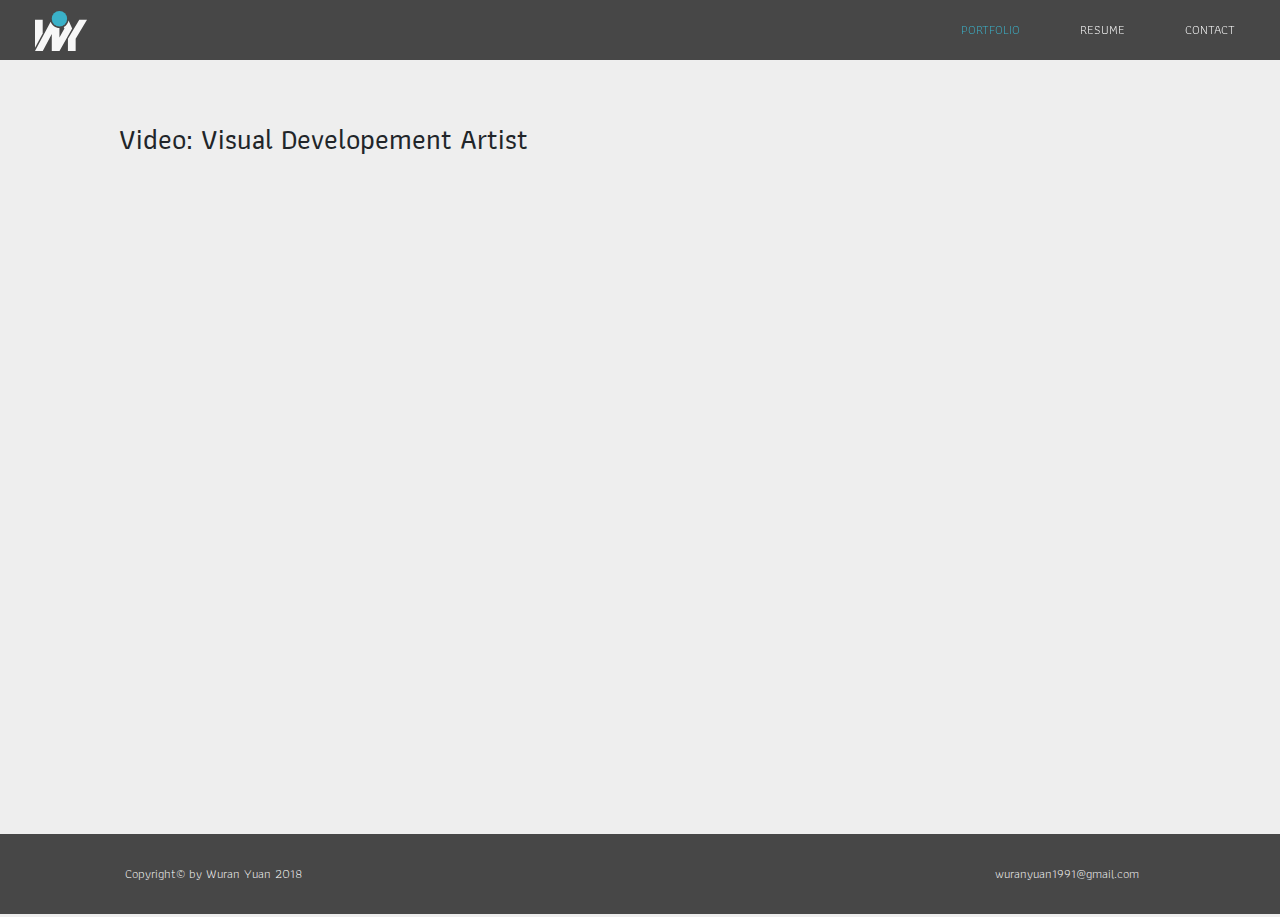
<file: artist.html>
<!DOCTYPE html>
<html lang="en">
<head>
	<meta charset="UTF-8">
    <meta name="viewport" content="width=device-width, initial-scale=1, shrink-to-fit=no">
	<title>Wuran Yuan's Website</title>
	<link rel="shortcut icon" href="image/logo.png" type="image/png">
	<link rel="stylesheet" href="lib/bootstrap/css/bootstrap-grid.min.css">
	<link rel="stylesheet" href="lib/bootstrap/css/bootstrap.min.css">
	<link rel="stylesheet" href="css/style.css">
	<link rel="stylesheet" href="https://use.fontawesome.com/releases/v5.0.10/css/all.css" integrity="sha384-+d0P83n9kaQMCwj8F4RJB66tzIwOKmrdb46+porD/OvrJ+37WqIM7UoBtwHO6Nlg" crossorigin="anonymous">
	<link href="https://fonts.googleapis.com/css?family=Athiti:300,400,700" rel="stylesheet">
</head>
<body class="portfolio-page font-weight-light">
	<header class="container-fluid header-background">
		<div class="row">
			<div class="col-sm d-flex justify-content-start">
				<a href="index.html">
					<img src="image/logo.svg" alt="">
				</a>
			</div>

			<div class="header-menu col-sm d-flex justify-content-end">
				<a class="active header-text" href="portfolio.html">
					<div>PORTFOLIO</div>
				</a>
				<a class="header-text" href="resume.html">
					<div>RESUME</div>
				</a>
				<a class="header-text" href="contact.html">
					<div>CONTACT</div>
				</a>
			</div>
		</div>
	</header>
	<section class="header-placeholder"></section>


	<section class="container-fluid single-project-image">
		<div class="d-flex justify-content-center">
			<div class="col-sm-10 single-project-video">
				<h3>Video: Visual Developement Artist</h3>
				<iframe src="https://www.youtube.com/embed/eUDOwvHxhC4" frameborder="0" allow="autoplay; encrypted-media" allowfullscreen></iframe>
			</div>
		</div>
	</section>



	<footer class="container-fluid">
		<div class="row d-flex flex-row justify-content-between font-weight-light">
			<div class="copyright col-xs-12 col-sm-4 d-flex flex-row justify-content-center">
				Copyright&copy by Wuran Yuan 2018
			</div>
			<div class="col-xs-12 col-sm-4 d-flex flex-row justify-content-center">
				<a class="footer-mediaicon" href="https://www.facebook.com/profile.php?id=100010180627443"><i class="fab fa-facebook-square"></i></a>
				<a class="footer-mediaicon" href="https://www.instagram.com/warrenyuan/"><i class="fab fa-instagram"></i></a>
				<a class="footer-mediaicon" href="https://www.linkedin.com/in/wuran-yuan-297394133
				"><i class="fab fa-linkedin"></i></a>
			</div>
			<div class="col-xs-12 col-sm-4 d-flex flex-row justify-content-center">
				<div>wuranyuan1991@gmail.com</div>
			</div>
		</div>
	</footer>



	<script src="lib/jquery-3.3.1.min.js"></script>
	<script src="lib/bootstrap/js/bootstrap.min.js"></script>
	<script src="js/script.js"></script>
</body>
</html>
</file>
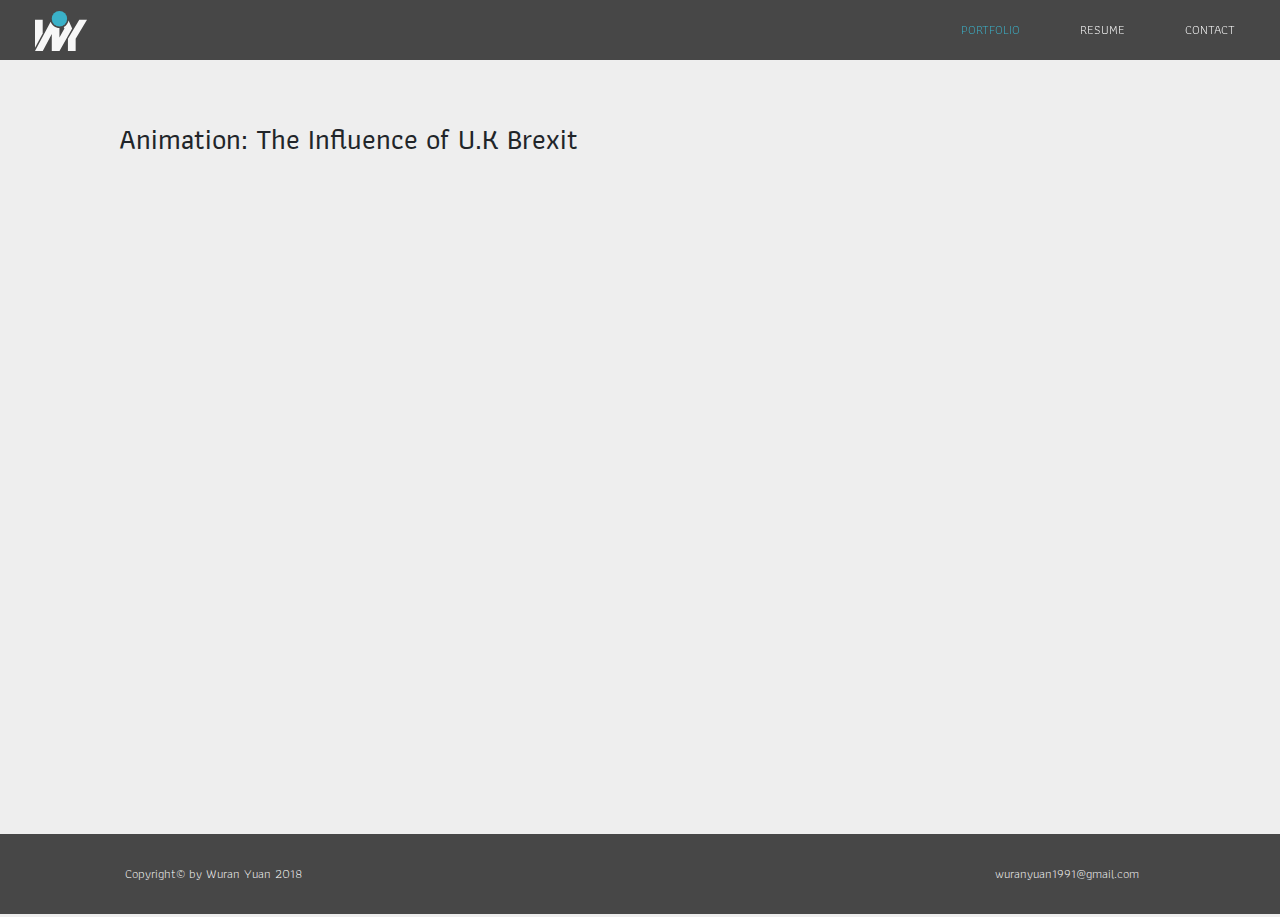
<file: brexit.html>
<!DOCTYPE html>
<html lang="en">
<head>
	<meta charset="UTF-8">
    <meta name="viewport" content="width=device-width, initial-scale=1, shrink-to-fit=no">
	<title>Wuran Yuan's Website</title>
	<link rel="shortcut icon" href="image/logo.png" type="image/png">
	<link rel="stylesheet" href="lib/bootstrap/css/bootstrap-grid.min.css">
	<link rel="stylesheet" href="lib/bootstrap/css/bootstrap.min.css">
	<link rel="stylesheet" href="css/style.css">
	<link rel="stylesheet" href="https://use.fontawesome.com/releases/v5.0.10/css/all.css" integrity="sha384-+d0P83n9kaQMCwj8F4RJB66tzIwOKmrdb46+porD/OvrJ+37WqIM7UoBtwHO6Nlg" crossorigin="anonymous">
	<link href="https://fonts.googleapis.com/css?family=Athiti:300,400,700" rel="stylesheet">
</head>
<body class="portfolio-page font-weight-light">
	<header class="container-fluid header-background">
		<div class="row">
			<div class="col-sm d-flex justify-content-start">
				<a href="index.html">
					<img src="image/logo.svg" alt="">
				</a>
			</div>

			<div class="header-menu col-sm d-flex justify-content-end">
				<a class="active header-text" href="portfolio.html">
					<div>PORTFOLIO</div>
				</a>
				<a class="header-text" href="resume.html">
					<div>RESUME</div>
				</a>
				<a class="header-text" href="contact.html">
					<div>CONTACT</div>
				</a>
			</div>
		</div>
	</header>
	<section class="header-placeholder"></section>


	<section class="container-fluid single-project-image">
		<div class="d-flex justify-content-center">
			<div class="col-sm-10 single-project-video">
				<h3>Animation: The Influence of U.K Brexit</h3>
				<iframe src="https://www.youtube.com/embed/GOb6OFSV0Pc" frameborder="0" allow="autoplay; encrypted-media" allowfullscreen></iframe>
			</div>
		</div>
	</section>



	<footer class="container-fluid">
		<div class="row d-flex flex-row justify-content-between font-weight-light">
			<div class="copyright col-xs-12 col-sm-4 d-flex flex-row justify-content-center">
				Copyright&copy by Wuran Yuan 2018
			</div>
			<div class="col-xs-12 col-sm-4 d-flex flex-row justify-content-center">
				<a class="footer-mediaicon" href="https://www.facebook.com/profile.php?id=100010180627443"><i class="fab fa-facebook-square"></i></a>
				<a class="footer-mediaicon" href="https://www.instagram.com/warrenyuan/"><i class="fab fa-instagram"></i></a>
				<a class="footer-mediaicon" href="https://www.linkedin.com/in/wuran-yuan-297394133
				"><i class="fab fa-linkedin"></i></a>
			</div>
			<div class="col-xs-12 col-sm-4 d-flex flex-row justify-content-center">
				<div>wuranyuan1991@gmail.com</div>
			</div>
		</div>
	</footer>



	<script src="lib/jquery-3.3.1.min.js"></script>
	<script src="lib/bootstrap/js/bootstrap.min.js"></script>
	<script src="js/script.js"></script>
</body>
</html>
</file>
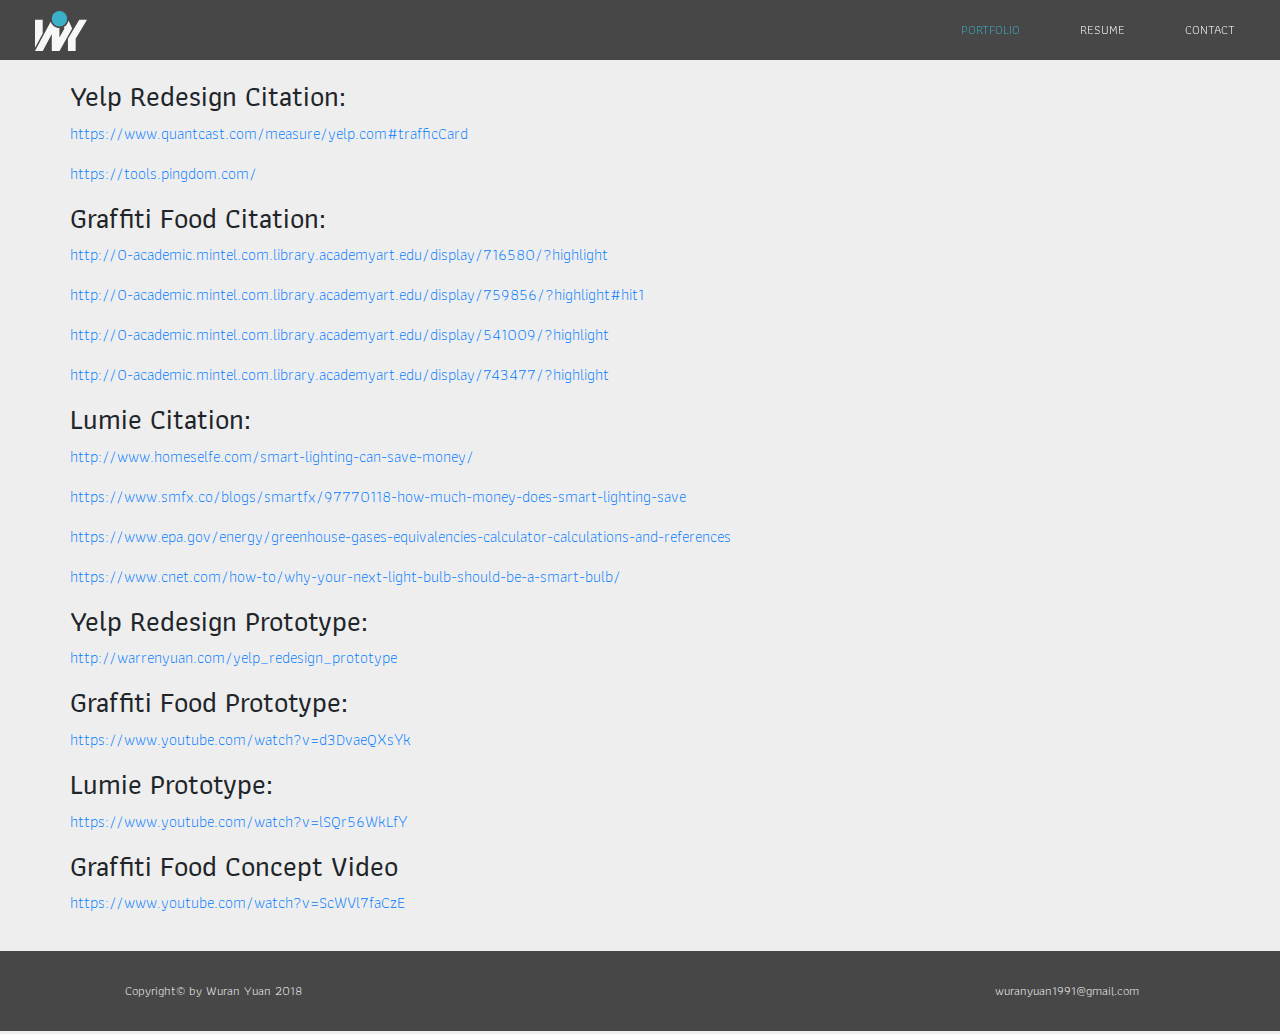
<file: citation.html>
<!DOCTYPE html>
<html lang="en">
<head>
	<meta charset="UTF-8">
    <meta name="viewport" content="width=device-width, initial-scale=1, shrink-to-fit=no">
	<title>Citation&Links</title>
	<link rel="shortcut icon" href="image/logo.png" type="image/png">
	<link rel="stylesheet" href="lib/bootstrap/css/bootstrap-grid.min.css">
	<link rel="stylesheet" href="lib/bootstrap/css/bootstrap.min.css">
	<link rel="stylesheet" href="css/style.css">
	<link rel="stylesheet" href="https://use.fontawesome.com/releases/v5.0.10/css/all.css" integrity="sha384-+d0P83n9kaQMCwj8F4RJB66tzIwOKmrdb46+porD/OvrJ+37WqIM7UoBtwHO6Nlg" crossorigin="anonymous">
	<link href="https://fonts.googleapis.com/css?family=Athiti:300,400,700" rel="stylesheet">
</head>
<body class="portfolio-page font-weight-light">
	<header class="container-fluid header-background">
		<div class="row">
			<div class="col-sm d-flex justify-content-start">
				<a href="index.html">
					<img src="image/logo.svg" alt="">
				</a>
			</div>

			<div class="header-menu col-sm d-flex justify-content-end">
				<a class="active header-text" href="portfolio.html">
					<div>PORTFOLIO</div>
				</a>
				<a class="header-text" href="resume.html">
					<div>RESUME</div>
				</a>
				<a class="header-text" href="contact.html">
					<div>CONTACT</div>
				</a>
			</div>
		</div>
	</header>
	<section class="header-placeholder"></section>

	<section class="container" style="padding:20px 0">
		
	<div>
		<h3>Yelp Redesign Citation:</h3>
			<a href="https://www.quantcast.com/measure/yelp.com#trafficCard"><p>https://www.quantcast.com/measure/yelp.com#trafficCard</p></a>
			<a href="https://tools.pingdom.com/"><p>https://tools.pingdom.com/</p></a>
	</div>
	<div>
		<h3>Graffiti Food Citation:</h3>
		<a href="http://0-academic.mintel.com.library.academyart.edu/display/716580/?highlight">
			<p>http://0-academic.mintel.com.library.academyart.edu/display/716580/?highlight</p></a>
		<a href="http://0-academic.mintel.com.library.academyart.edu/display/759856/?highlight#hit1">
			<p>http://0-academic.mintel.com.library.academyart.edu/display/759856/?highlight#hit1</p></a>
		<a href="http://0-academic.mintel.com.library.academyart.edu/display/541009/?highlight">
			<p>http://0-academic.mintel.com.library.academyart.edu/display/541009/?highlight</p></a>
		<a href="http://0-academic.mintel.com.library.academyart.edu/display/743477/?highlight">
			<p>http://0-academic.mintel.com.library.academyart.edu/display/743477/?highlight</p></a>
	</div>
	<div>
		<h3>Lumie Citation:</h3>
		<a href="http://www.homeselfe.com/smart-lighting-can-save-money/">
			<p>http://www.homeselfe.com/smart-lighting-can-save-money/</p></a>
		<a href="https://www.smfx.co/blogs/smartfx/97770118-how-much-money-does-smart-lighting-save">
			<p>https://www.smfx.co/blogs/smartfx/97770118-how-much-money-does-smart-lighting-save</p></a>
		<a href="https://www.epa.gov/energy/greenhouse-gases-equivalencies-calculator-calculations-and-references">
			<p>https://www.epa.gov/energy/greenhouse-gases-equivalencies-calculator-calculations-and-references</p></a>
		<a href="https://www.cnet.com/how-to/why-your-next-light-bulb-should-be-a-smart-bulb/">
			<p>https://www.cnet.com/how-to/why-your-next-light-bulb-should-be-a-smart-bulb/</p></a>
	</div>
	<div>
		<h3>Yelp Redesign Prototype:</h3>
		<a href="http://warrenyuan.com/yelp_redesign_prototype"><p>http://warrenyuan.com/yelp_redesign_prototype</p></a>
	</div>
	<div>
		<h3>Graffiti Food Prototype:</h3>
		<a href="https://www.youtube.com/watch?v=d3DvaeQXsYk"><p>https://www.youtube.com/watch?v=d3DvaeQXsYk</p></a>
	</div>
	<div>
		<h3>Lumie Prototype:</h3>
		<a href="https://www.youtube.com/watch?v=lSQr56WkLfY"><p>https://www.youtube.com/watch?v=lSQr56WkLfY</p></a>
	</div>
	<div>
		<h3>Graffiti Food Concept Video</h3>
		<a href="https://www.youtube.com/watch?v=ScWVl7faCzE"><p>https://www.youtube.com/watch?v=ScWVl7faCzE</p></a>
	</div>

	</section>







	<footer class="container-fluid">
		<div class="row d-flex flex-row justify-content-between font-weight-light">
			<div class="copyright col-xs-12 col-sm-4 d-flex flex-row justify-content-center">
				Copyright&copy by Wuran Yuan 2018
			</div>
			<div class="col-xs-12 col-sm-4 d-flex flex-row justify-content-center">
				<a class="footer-mediaicon" href="https://www.facebook.com/profile.php?id=100010180627443"><i class="fab fa-facebook-square"></i></a>
				<a class="footer-mediaicon" href="https://www.instagram.com/warrenyuan/"><i class="fab fa-instagram"></i></a>
				<a class="footer-mediaicon" href="https://www.linkedin.com/in/wuran-yuan-297394133
				"><i class="fab fa-linkedin"></i></a>
			</div>
			<div class="col-xs-12 col-sm-4 d-flex flex-row justify-content-center">
				<div>wuranyuan1991@gmail.com</div>
			</div>
		</div>
	</footer>




	<script src="lib/jquery-3.3.1.min.js"></script>
	<script src="lib/bootstrap/js/bootstrap.min.js"></script>
	<script src="js/script.js"></script>
</body>
</html>
</file>
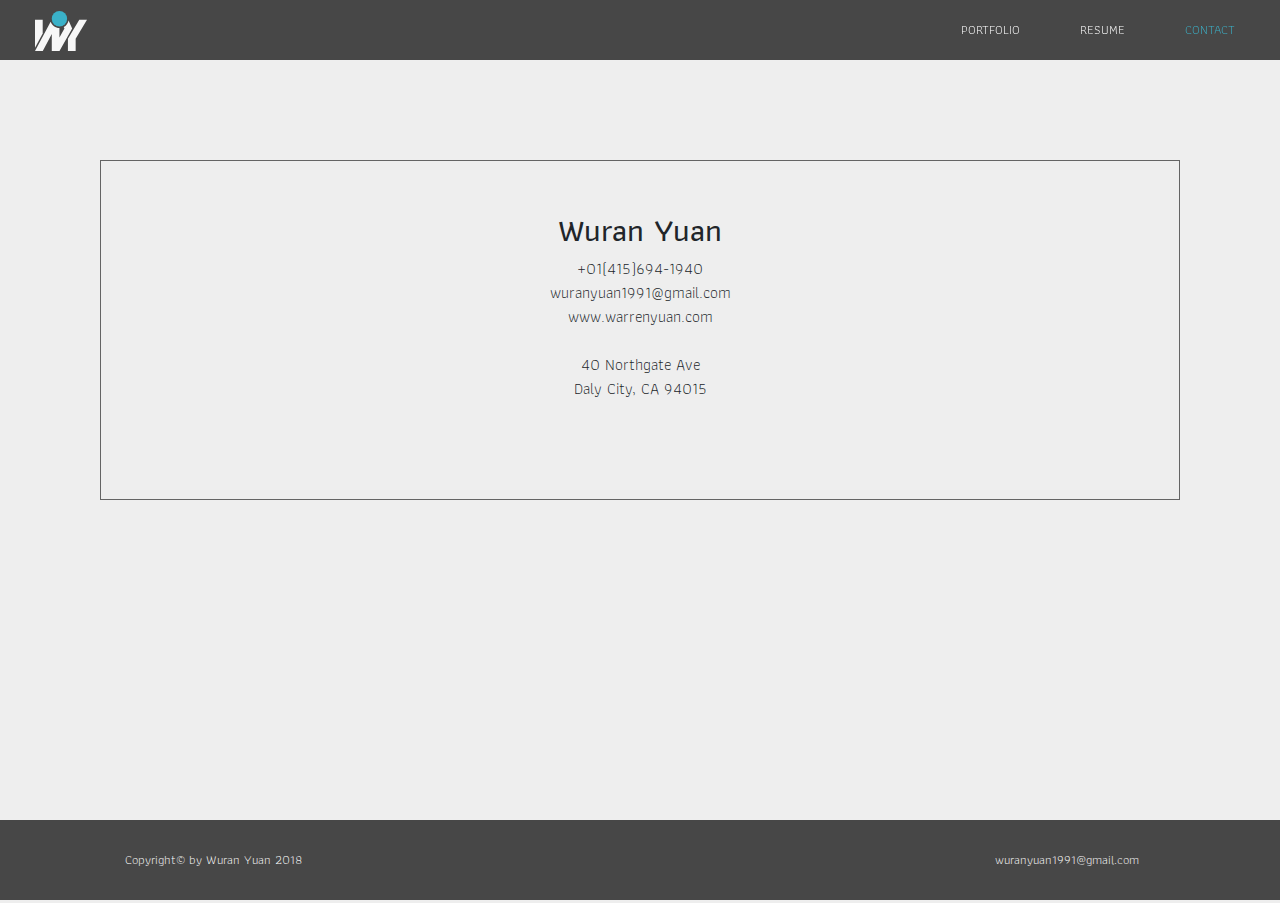
<file: contact.html>
<!DOCTYPE html>
<html lang="en">
<head>
	<meta charset="UTF-8">
    <meta name="viewport" content="width=device-width, initial-scale=1, shrink-to-fit=no">
	<title>Wuran Yuan's Website</title>
	<link rel="shortcut icon" href="image/logo.png" type="image/png">
	<link rel="stylesheet" href="lib/bootstrap/css/bootstrap-grid.min.css">
	<link rel="stylesheet" href="lib/bootstrap/css/bootstrap.min.css">
	<link rel="stylesheet" href="css/style.css">
	<link rel="stylesheet" href="https://use.fontawesome.com/releases/v5.0.10/css/all.css" integrity="sha384-+d0P83n9kaQMCwj8F4RJB66tzIwOKmrdb46+porD/OvrJ+37WqIM7UoBtwHO6Nlg" crossorigin="anonymous">
	<link href="https://fonts.googleapis.com/css?family=Athiti:300,400,700" rel="stylesheet">
</head>
<body class="font-weight-light">
	<header class="container-fluid header-background">
		<div class="row">
			<div class="col-sm d-flex justify-content-start">
				<a href="index.html">
					<img src="image/logo.svg" alt="">
				</a>
			</div>

			<div class="header-menu col-sm d-flex justify-content-end">
				<a class="header-text" href="portfolio.html">
					<div>PORTFOLIO</div>
				</a>
				<a class="header-text" href="resume.html">
					<div>RESUME</div>
				</a>
				<a class="active header-text" href="contact.html">
					<div>CONTACT</div>
				</a>
			</div>
		</div>
	</header>
	<section class="header-placeholder"></section>

	<section class="contact-page-info">
		<h2>Wuran Yuan</h2>
		<div>+01(415)694-1940</div>
		<div>wuranyuan1991@gmail.com</div>
		<div>www.warrenyuan.com</div>
		<br>
		<div>40 Northgate Ave</div>
		<div>Daly City, CA 94015</div>
		<div class="d-flex flex-row justify-content-center">
			<a class="contact-page-social" href="https://www.facebook.com/profile.php?id=100010180627443"><i class="fab fa-facebook-square"></i></a>
			<a class="contact-page-social" href="https://www.instagram.com/warrenyuan/"><i class="fab fa-instagram"></i></a>
			<a class="contact-page-social" href="https://www.linkedin.com/in/wuran-yuan-297394133
			"><i class="fab fa-linkedin"></i></a>
		</div>
	</section>


	<footer class="container-fluid contact-page-footer">
		<div class="row d-flex flex-row justify-content-between font-weight-light">
			<div class="copyright col-xs-12 col-sm-4 d-flex flex-row justify-content-center">
				Copyright&copy by Wuran Yuan 2018
			</div>
			<div class="col-xs-12 col-sm-4 d-flex flex-row justify-content-center">
				<a class="footer-mediaicon" href="https://www.facebook.com/profile.php?id=100010180627443"><i class="fab fa-facebook-square"></i></a>
				<a class="footer-mediaicon" href="https://www.instagram.com/warrenyuan/"><i class="fab fa-instagram"></i></a>
				<a class="footer-mediaicon" href="https://www.linkedin.com/in/wuran-yuan-297394133
				"><i class="fab fa-linkedin"></i></a>
			</div>
			<div class="col-xs-12 col-sm-4 d-flex flex-row justify-content-center">
				<div>wuranyuan1991@gmail.com</div>
			</div>
		</div>
	</footer>



	<script src="lib/jquery-3.3.1.min.js"></script>
	<script src="lib/bootstrap/js/bootstrap.min.js"></script>
	<script src="js/script.js"></script>
</body>
</html>
</file>
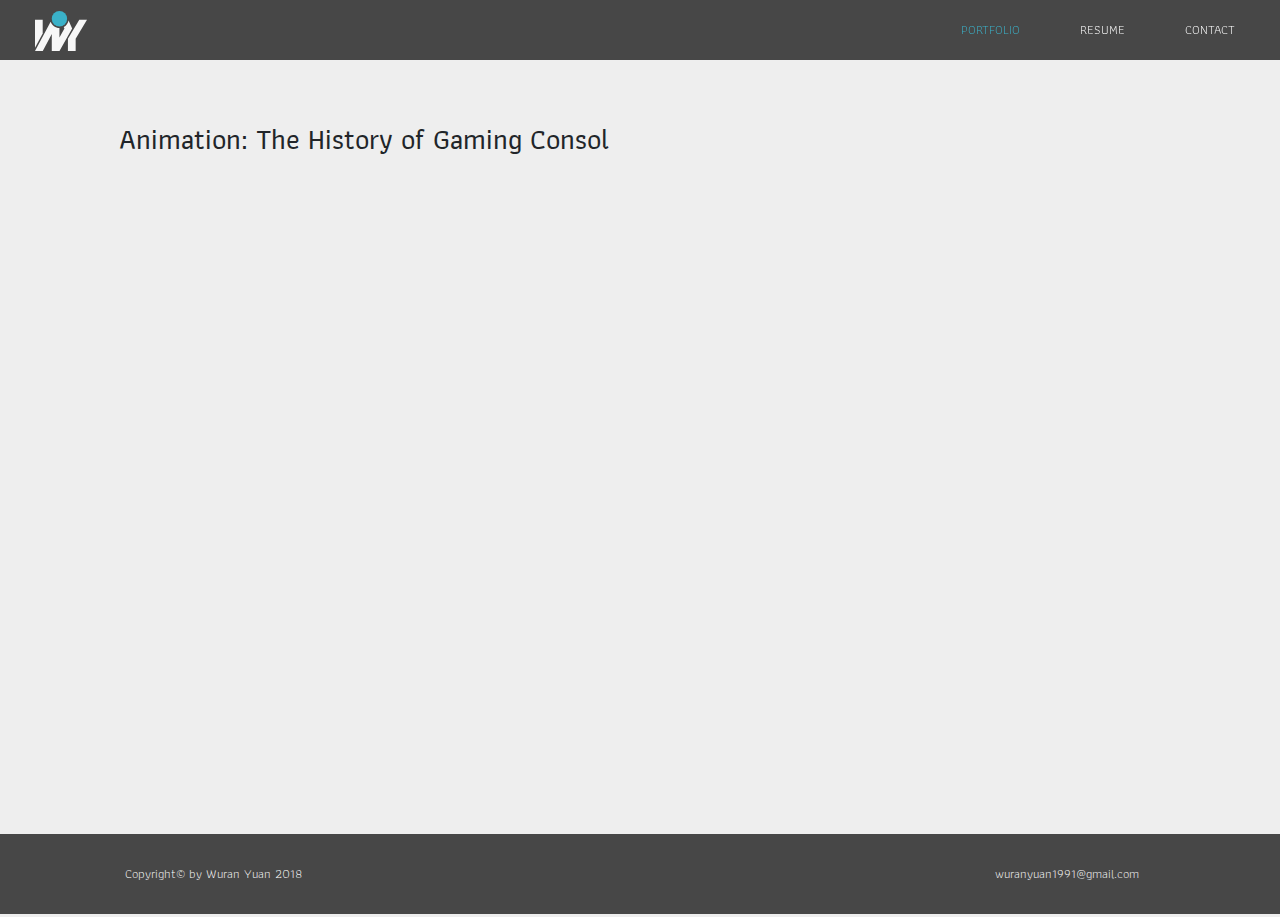
<file: game.html>
<!DOCTYPE html>
<html lang="en">
<head>
	<meta charset="UTF-8">
    <meta name="viewport" content="width=device-width, initial-scale=1, shrink-to-fit=no">
	<title>Wuran Yuan's Website</title>
	<link rel="shortcut icon" href="image/logo.png" type="image/png">
	<link rel="stylesheet" href="lib/bootstrap/css/bootstrap-grid.min.css">
	<link rel="stylesheet" href="lib/bootstrap/css/bootstrap.min.css">
	<link rel="stylesheet" href="css/style.css">
	<link rel="stylesheet" href="https://use.fontawesome.com/releases/v5.0.10/css/all.css" integrity="sha384-+d0P83n9kaQMCwj8F4RJB66tzIwOKmrdb46+porD/OvrJ+37WqIM7UoBtwHO6Nlg" crossorigin="anonymous">
	<link href="https://fonts.googleapis.com/css?family=Athiti:300,400,700" rel="stylesheet">
</head>
<body class="portfolio-page font-weight-light">
	<header class="container-fluid header-background">
		<div class="row">
			<div class="col-sm d-flex justify-content-start">
				<a href="index.html">
					<img src="image/logo.svg" alt="">
				</a>
			</div>

			<div class="header-menu col-sm d-flex justify-content-end">
				<a class="active header-text" href="portfolio.html">
					<div>PORTFOLIO</div>
				</a>
				<a class="header-text" href="resume.html">
					<div>RESUME</div>
				</a>
				<a class="header-text" href="contact.html">
					<div>CONTACT</div>
				</a>
			</div>
		</div>
	</header>
	<section class="header-placeholder"></section>


	<section class="container-fluid single-project-image">
		<div class="d-flex justify-content-center">
			<div class="col-sm-10 single-project-video">
				<h3>Animation: The History of Gaming Consol</h3>
				<iframe src="https://www.youtube.com/embed/C83kFi4B34o" frameborder="0" allow="autoplay; encrypted-media" allowfullscreen></iframe>
			</div>
		</div>
	</section>



	<footer class="container-fluid">
		<div class="row d-flex flex-row justify-content-between font-weight-light">
			<div class="copyright col-xs-12 col-sm-4 d-flex flex-row justify-content-center">
				Copyright&copy by Wuran Yuan 2018
			</div>
			<div class="col-xs-12 col-sm-4 d-flex flex-row justify-content-center">
				<a class="footer-mediaicon" href="https://www.facebook.com/profile.php?id=100010180627443"><i class="fab fa-facebook-square"></i></a>
				<a class="footer-mediaicon" href="https://www.instagram.com/warrenyuan/"><i class="fab fa-instagram"></i></a>
				<a class="footer-mediaicon" href="https://www.linkedin.com/in/wuran-yuan-297394133
				"><i class="fab fa-linkedin"></i></a>
			</div>
			<div class="col-xs-12 col-sm-4 d-flex flex-row justify-content-center">
				<div>wuranyuan1991@gmail.com</div>
			</div>
		</div>
	</footer>



	<script src="lib/jquery-3.3.1.min.js"></script>
	<script src="lib/bootstrap/js/bootstrap.min.js"></script>
	<script src="js/script.js"></script>
</body>
</html>
</file>
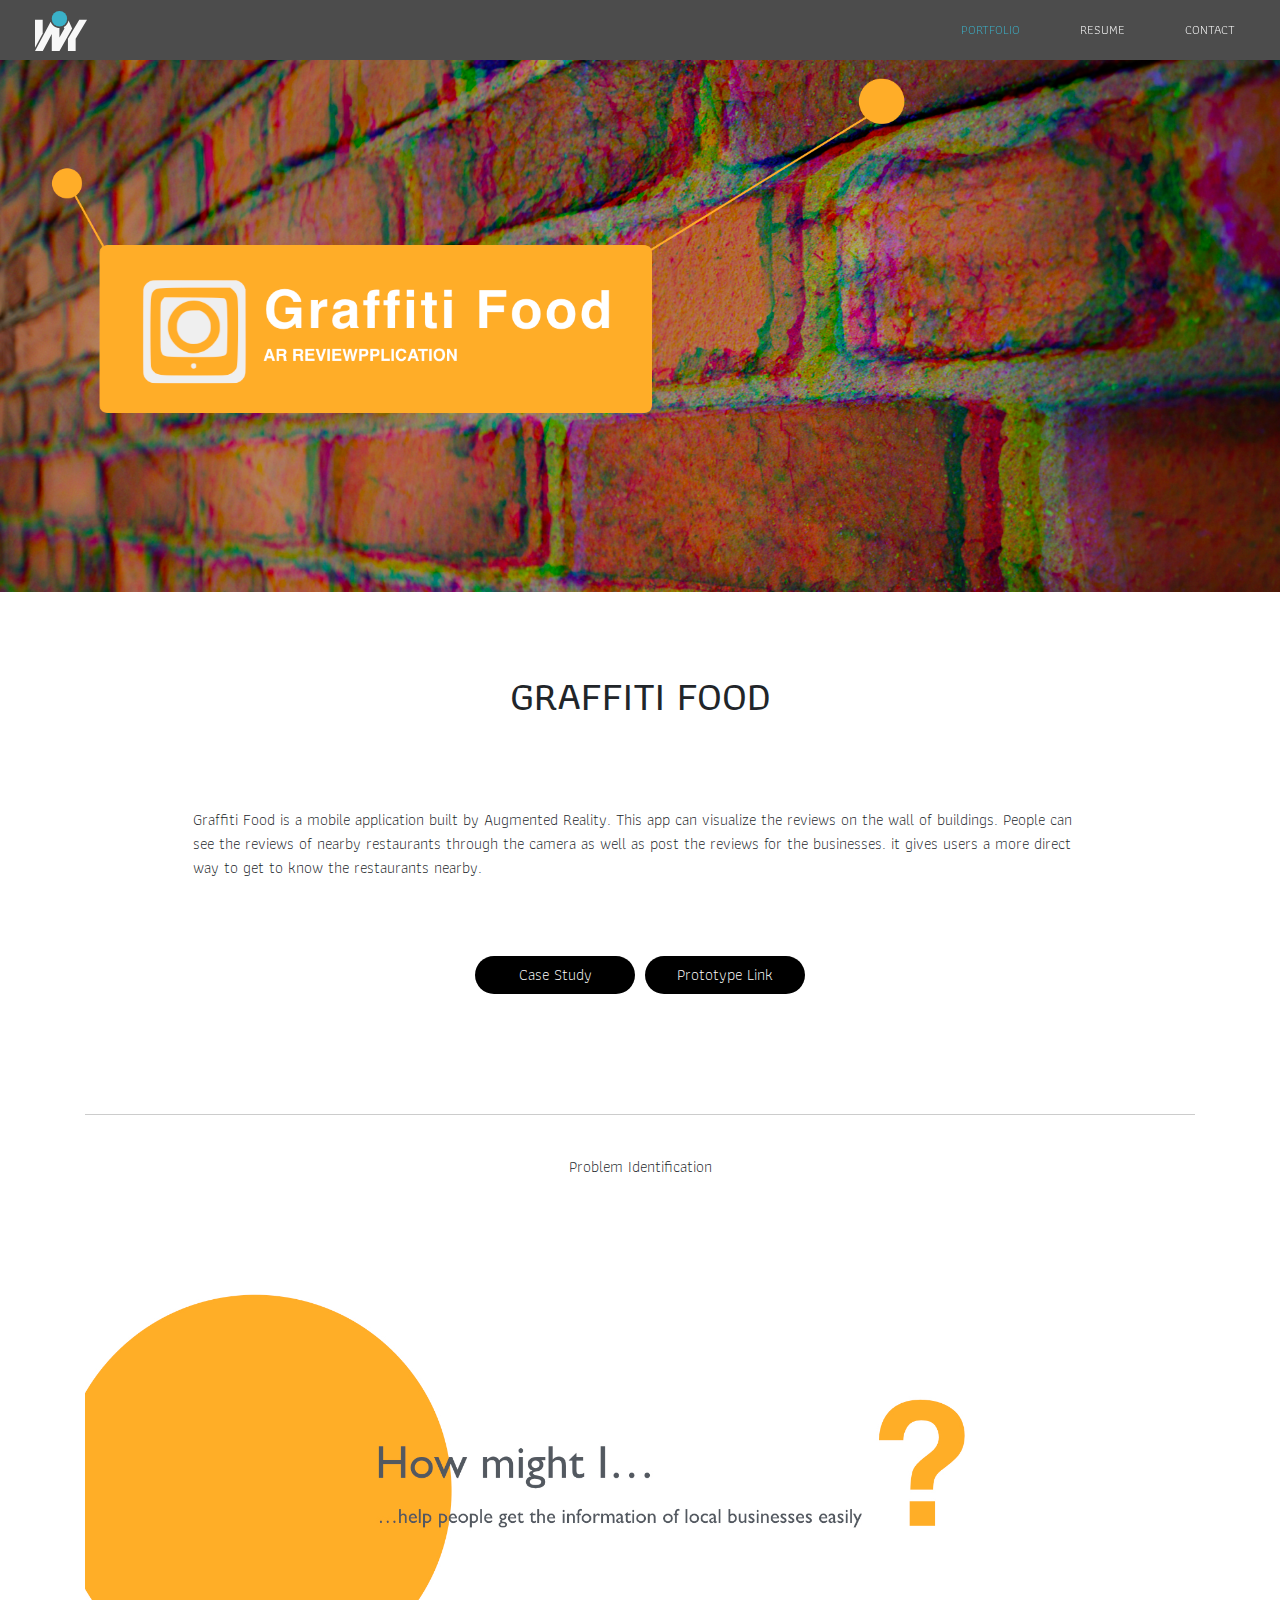
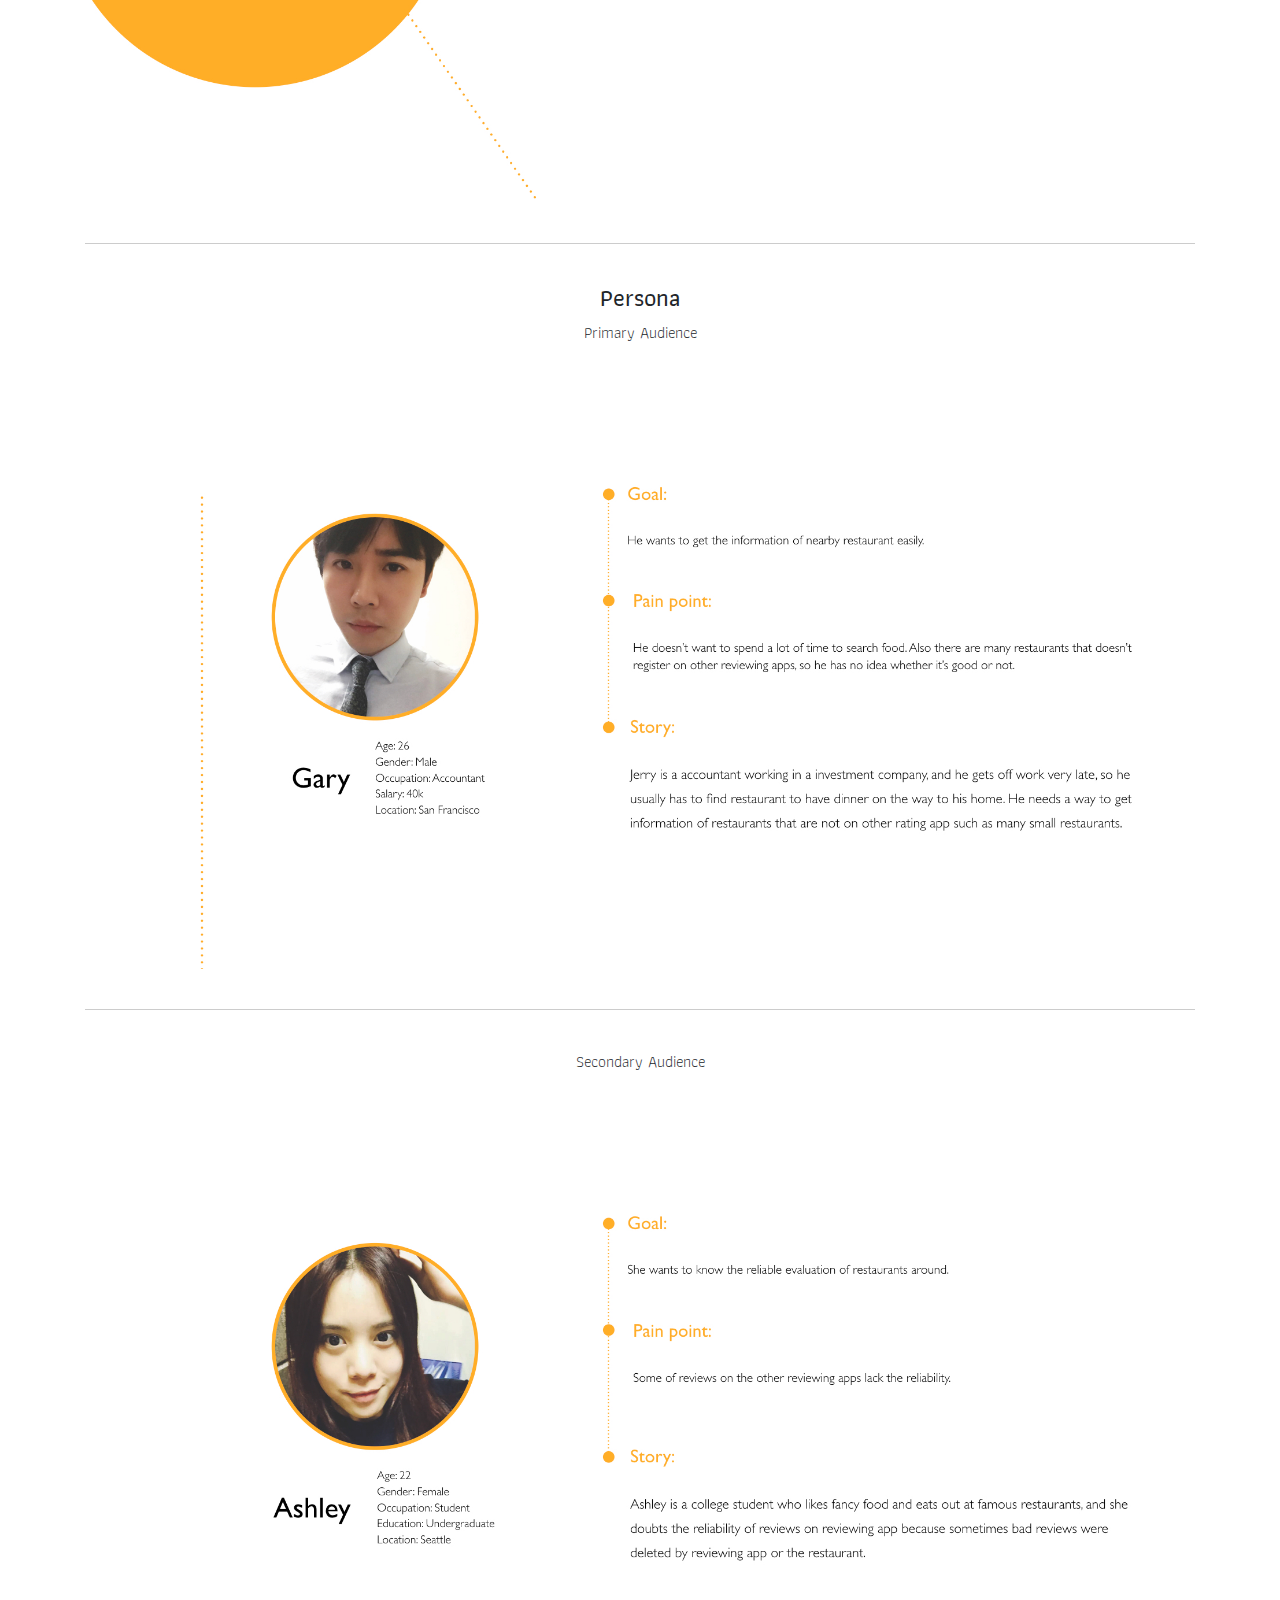
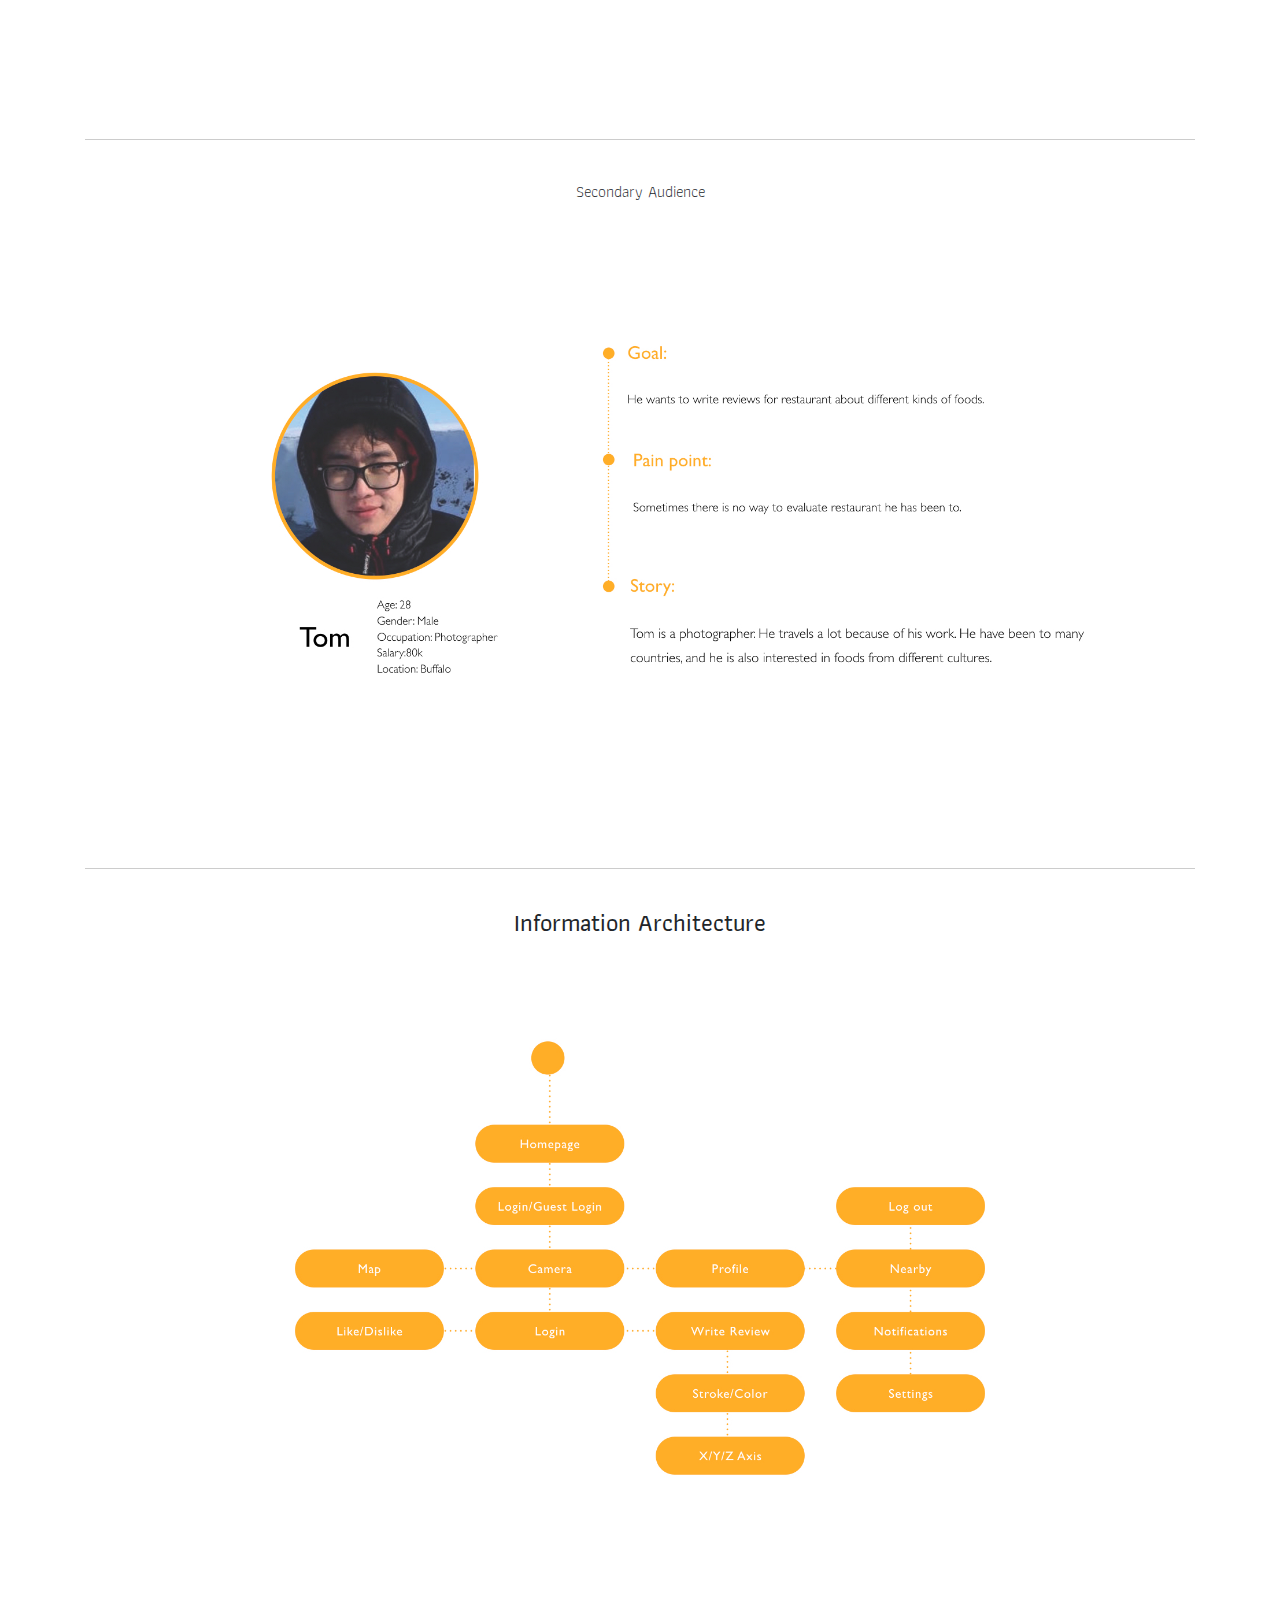
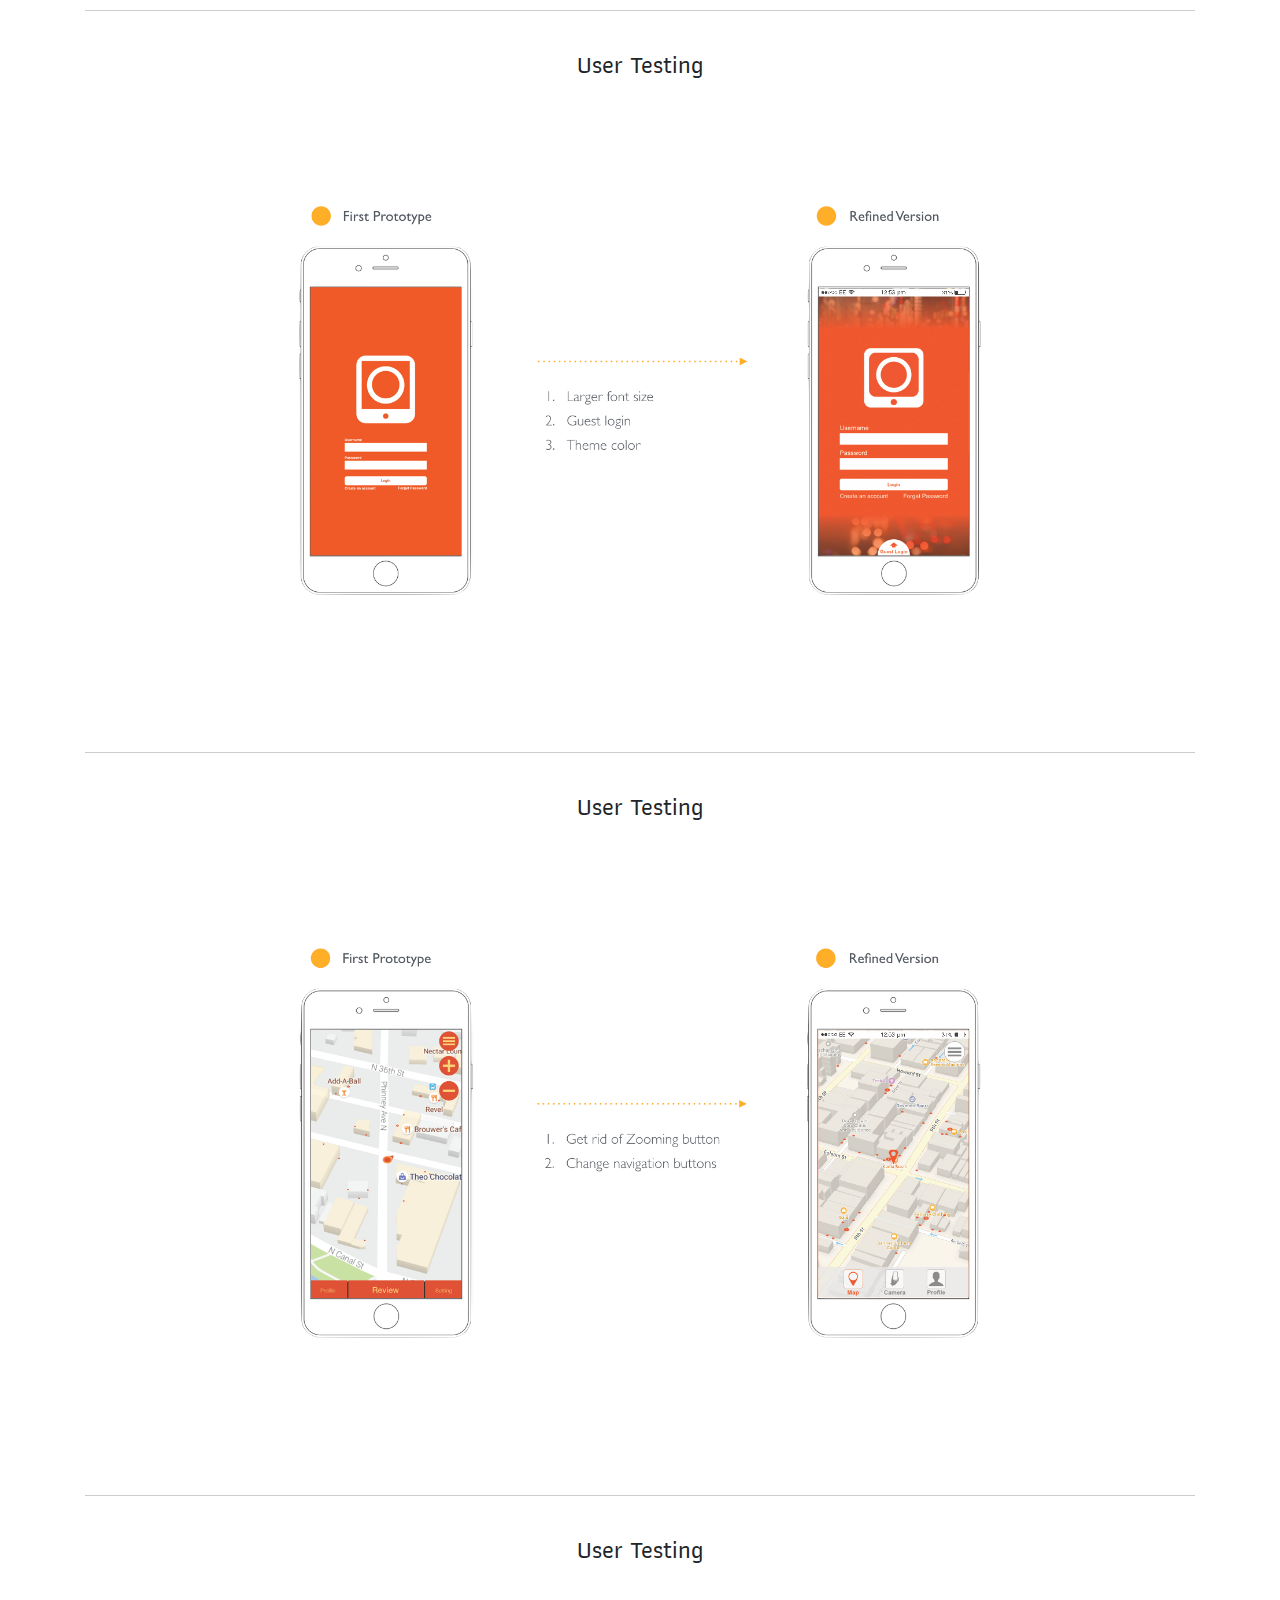
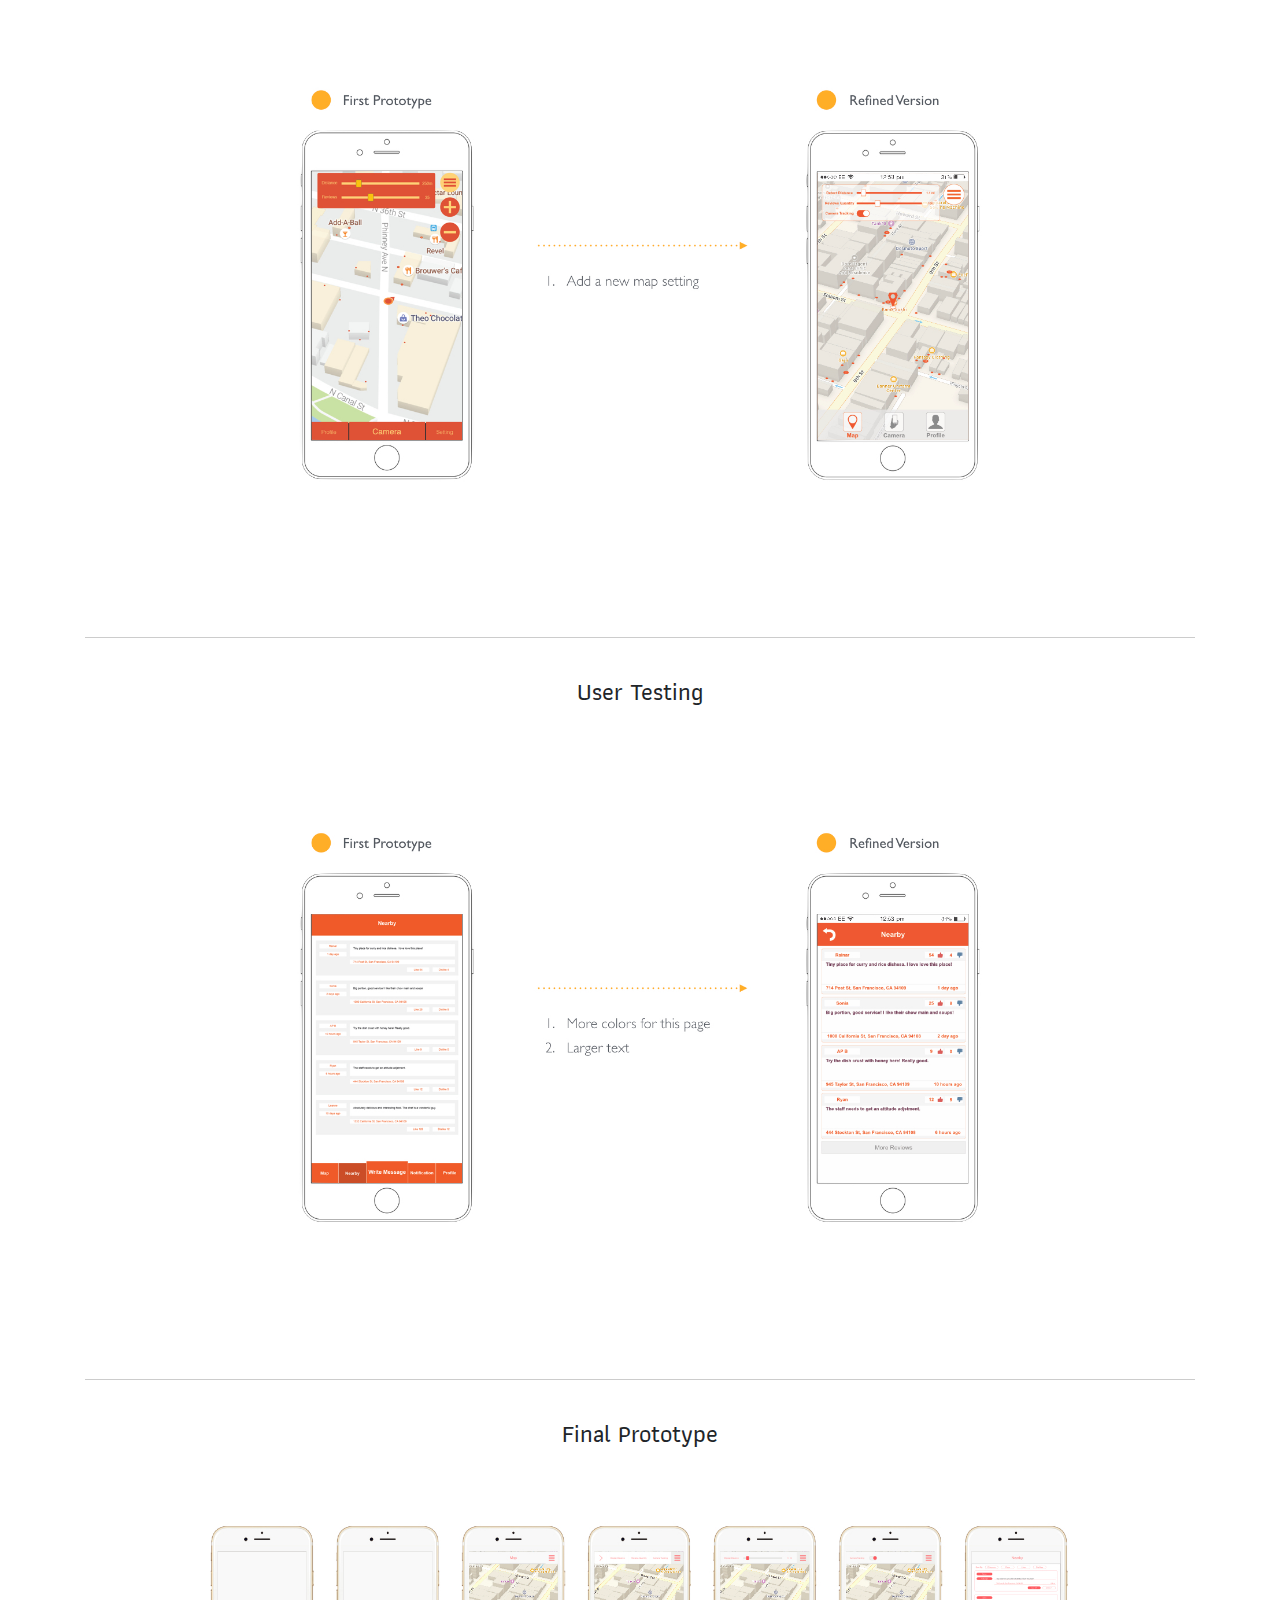
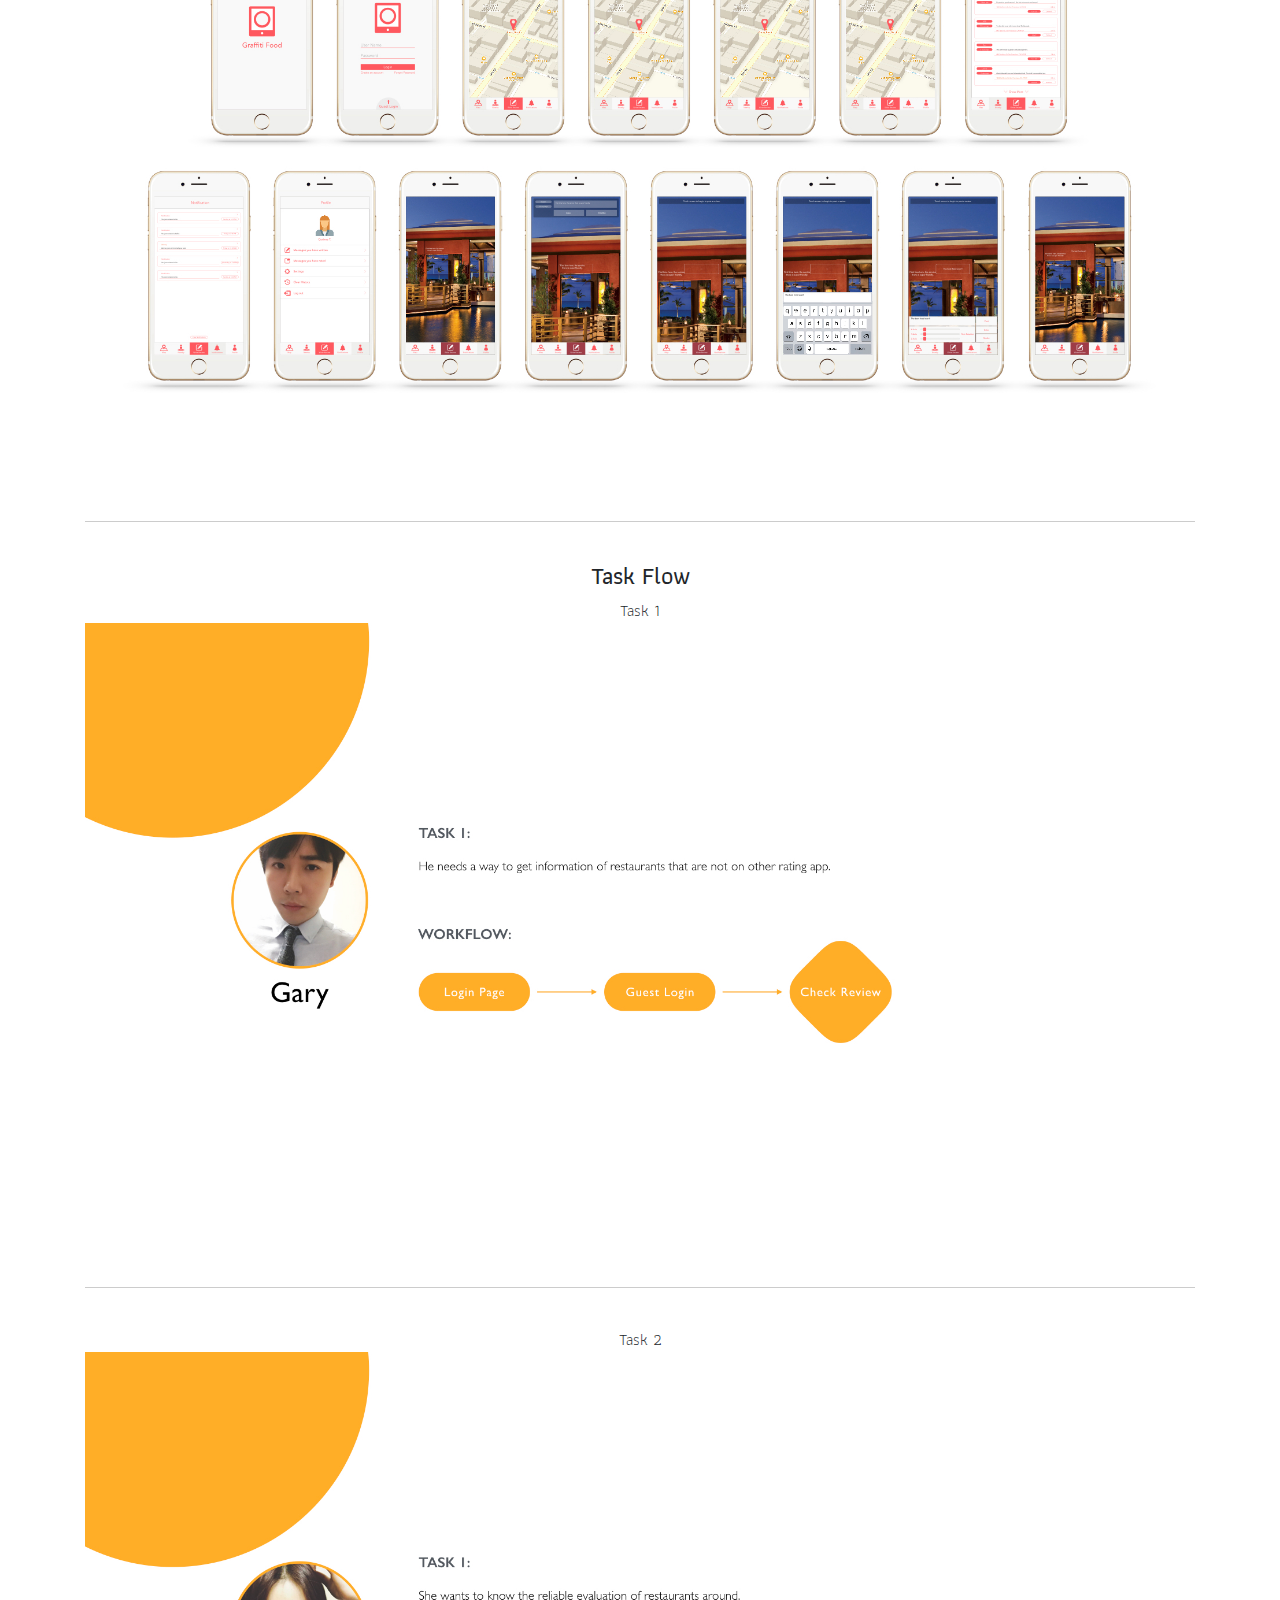
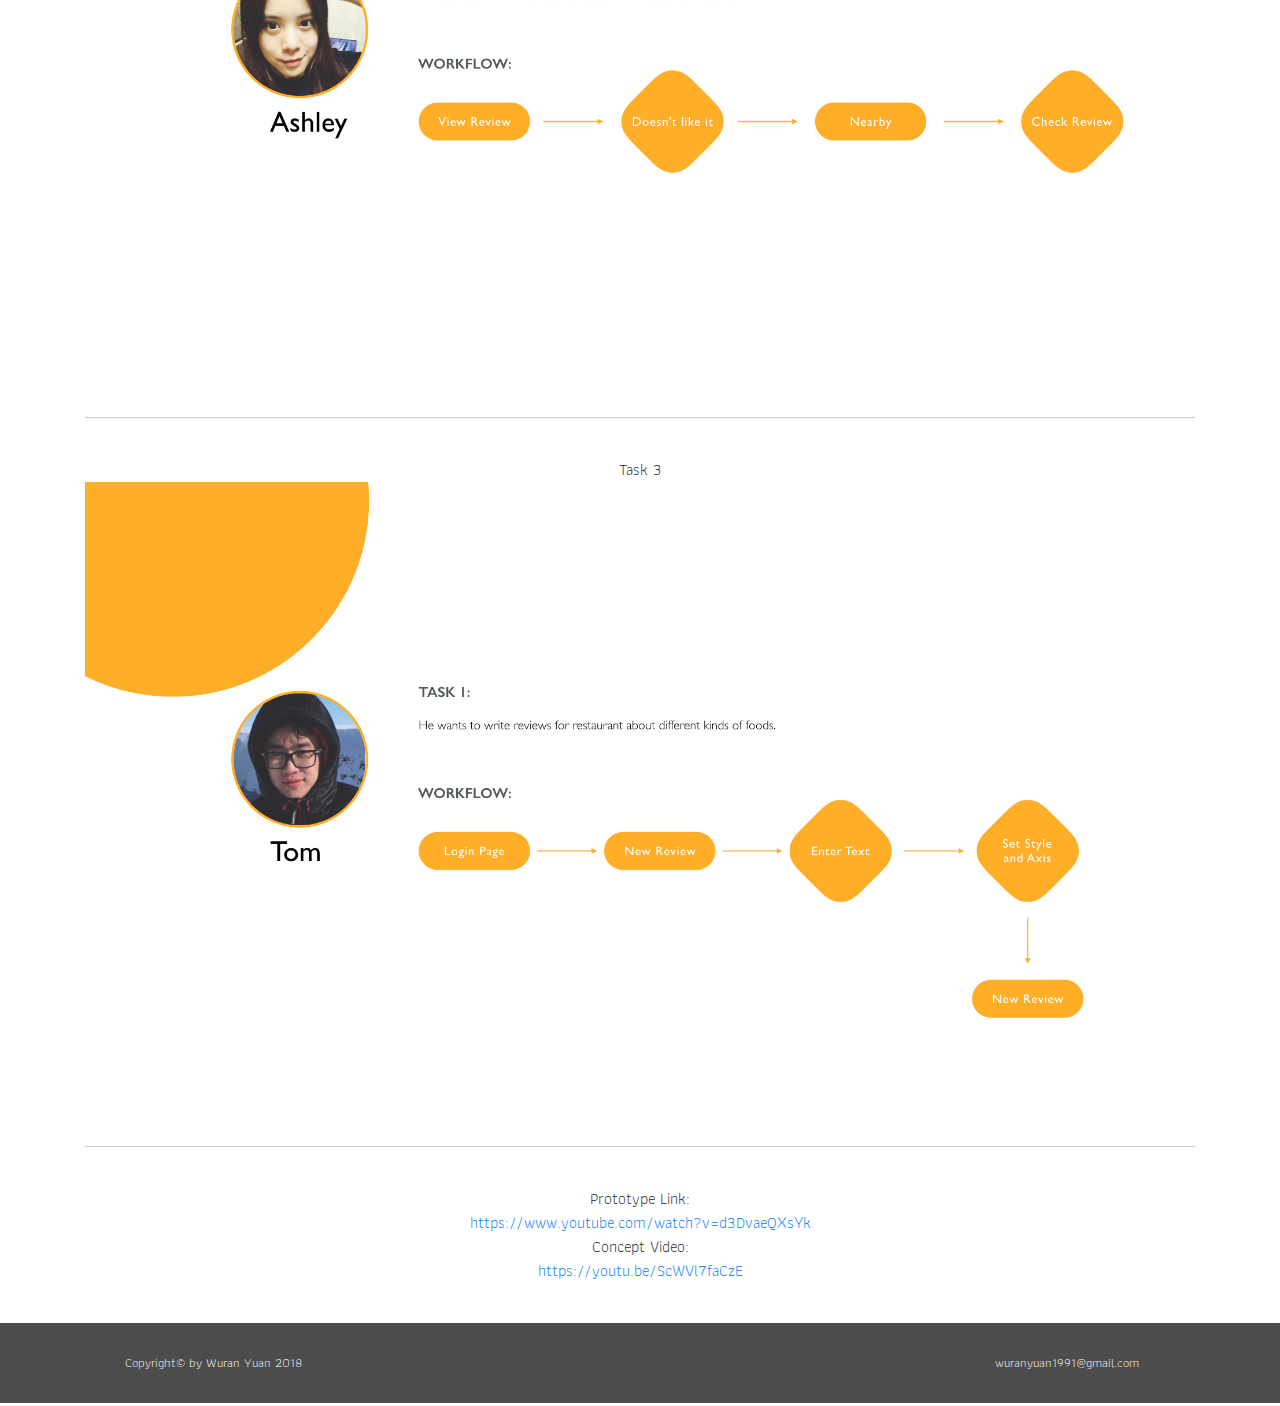
<file: graffiti_food.html>
<!DOCTYPE html>
<html lang="en">
<head>
	<meta charset="UTF-8">
    <meta name="viewport" content="width=device-width, initial-scale=1, shrink-to-fit=no">
	<title>Wuran Yuan's Website</title>
	<link rel="shortcut icon" href="image/logo.png" type="image/png">
	<link rel="stylesheet" href="lib/bootstrap/css/bootstrap-grid.min.css">
	<link rel="stylesheet" href="lib/bootstrap/css/bootstrap.min.css">
	<link rel="stylesheet" href="css/style.css">
	<link rel="stylesheet" href="https://use.fontawesome.com/releases/v5.0.10/css/all.css" integrity="sha384-+d0P83n9kaQMCwj8F4RJB66tzIwOKmrdb46+porD/OvrJ+37WqIM7UoBtwHO6Nlg" crossorigin="anonymous">
	<link href="https://fonts.googleapis.com/css?family=Athiti:300,400,700" rel="stylesheet">
</head>
<body class="portfolio-page font-weight-light" style="background-color:white">
	<header class="container-fluid header-background">
		<div class="row">
			<div class="col-sm d-flex justify-content-start">
				<a href="index.html">
					<img src="image/logo.svg" alt="">
				</a>
			</div>

			<div class="header-menu col-sm d-flex justify-content-end">
				<a class="active header-text" href="portfolio.html">
					<div>PORTFOLIO</div>
				</a>
				<a class="header-text" href="resume.html">
					<div>RESUME</div>
				</a>
				<a class="header-text" href="contact.html">
					<div>CONTACT</div>
				</a>
			</div>
		</div>
	</header>
	<section class="header-placeholder"></section>


	<section style="margin-bottom:120px">
			<div>
				<img src="image/graffiti/graffiti_food1.jpeg" alt="" class="single-project-image-yelp">	
			</div>
			<div class="container d-flex align-items-center flex-column">
				<div class="" style="padding:80px 0">
					<h1>GRAFFITI FOOD</h1>
				</div>
				<div class="col-sm-10">
					<p>Graffiti Food is a mobile application built by Augmented Reality. This app can visualize the reviews on the wall of buildings. People can see the reviews of nearby restaurants through the camera as well as post the reviews for the businesses. it gives users a more direct way to get to know the restaurants nearby. </p>
				</div>
			</div>
			<div class="container d-flex justify-content-center">
				<a class="case-study-button" target="_blank" href="https://drive.google.com/file/d/1RVqt-JK014hHNyxAz7psC0Q5Q5dzdMQf/view?usp=sharing">Case Study</a>
				<a class="case-study-button" target="_blank" href="https://www.youtube.com/watch?v=d3DvaeQXsYk">Prototype Link</a>
			</div>			
		</div>
	</section>	

	<section class="container">

		<div class="d-flex align-items-center flex-column single-project-card">
			<div>Problem Identification</div>
			<img src="image/graffiti/graffiti_food2.jpeg" class="single-project-image-yelp" alt="">
		</div>

		<div class="d-flex align-items-center flex-column single-project-card">
			<h4>Persona</h4>
			<div>Primary Audience</div>
			<img src="image/graffiti/graffiti_food3.jpeg" class="single-project-image-yelp" alt="">
		</div>

		<div class="d-flex align-items-center flex-column single-project-card">
			<div>Secondary Audience</div>
			<img src="image/graffiti/graffiti_food4.jpeg" class="single-project-image-yelp" alt="">
		</div>

		<div class="d-flex align-items-center flex-column single-project-card">
			<div>Secondary Audience</div>
			<img src="image/graffiti/graffiti_food5.jpeg" class="single-project-image-yelp" alt="">
		</div>

		<div class="d-flex align-items-center flex-column single-project-card">
			<h4>Information Architecture</h4>
			<img src="image/graffiti/graffiti_food6.jpeg" class="single-project-image-yelp" alt="">
		</div>		

		<div class="d-flex align-items-center flex-column single-project-card">
			<h4>User Testing</h4>
			<img src="image/graffiti/graffiti_food7.jpeg" class="single-project-image-yelp" alt="">
		</div>	

		<div class="d-flex align-items-center flex-column single-project-card">
			<h4>User Testing</h4>
			<img src="image/graffiti/graffiti_food8.jpeg" class="single-project-image-yelp" alt="">
		</div>	

		<div class="d-flex align-items-center flex-column single-project-card">
			<h4>User Testing</h4>
			<img src="image/graffiti/graffiti_food9.jpeg" class="single-project-image-yelp" alt="">
		</div>	

		<div class="d-flex align-items-center flex-column single-project-card">
			<h4>User Testing</h4>
			<img src="image/graffiti/graffiti_food10.jpeg" class="single-project-image-yelp" alt="">
		</div>	

		<div class="d-flex align-items-center flex-column single-project-card">
			<h4>Final Prototype</h4>
			<img src="image/graffiti/graffiti_food11.jpeg" class="single-project-image-yelp" alt="">
		</div>	

		<div class="d-flex align-items-center flex-column single-project-card">
			<h4>Task Flow</h4>
			<div>Task 1</div>
			<img src="image/graffiti/graffiti_food12.jpeg" class="single-project-image-yelp" alt="">
		</div>	

		<div class="d-flex align-items-center flex-column single-project-card">
			<div>Task 2</div>
			<img src="image/graffiti/graffiti_food13.jpeg" class="single-project-image-yelp" alt="">
		</div>	

		<div class="d-flex align-items-center flex-column single-project-card">
			<div>Task 3</div>
			<img src="image/graffiti/graffiti_food14.jpeg" class="single-project-image-yelp" alt="">
		</div>

		<div class="d-flex align-items-center flex-column single-project-card">
			<div>Prototype Link:</div>
			<a href="https://www.youtube.com/watch?v=d3DvaeQXsYk">https://www.youtube.com/watch?v=d3DvaeQXsYk</a>
			<div>Concept Video:</div>
			<a href="https://youtu.be/ScWVl7faCzE">https://youtu.be/ScWVl7faCzE</a>
		</div>
	</section>





	<footer class="container-fluid">
		<div class="row d-flex flex-row justify-content-between font-weight-light">
			<div class="copyright col-xs-12 col-sm-4 d-flex flex-row justify-content-center">
				Copyright&copy by Wuran Yuan 2018
			</div>
			<div class="col-xs-12 col-sm-4 d-flex flex-row justify-content-center">
				<a class="footer-mediaicon" href="https://www.facebook.com/profile.php?id=100010180627443"><i class="fab fa-facebook-square"></i></a>
				<a class="footer-mediaicon" href="https://www.instagram.com/warrenyuan/"><i class="fab fa-instagram"></i></a>
				<a class="footer-mediaicon" href="https://www.linkedin.com/in/wuran-yuan-297394133
				"><i class="fab fa-linkedin"></i></a>
			</div>
			<div class="col-xs-12 col-sm-4 d-flex flex-row justify-content-center">
				<div>wuranyuan1991@gmail.com</div>
			</div>
		</div>
	</footer>



	<script src="lib/jquery-3.3.1.min.js"></script>
	<script src="lib/bootstrap/js/bootstrap.min.js"></script>
	<script src="js/script.js"></script>
</body>
</html>
</file>
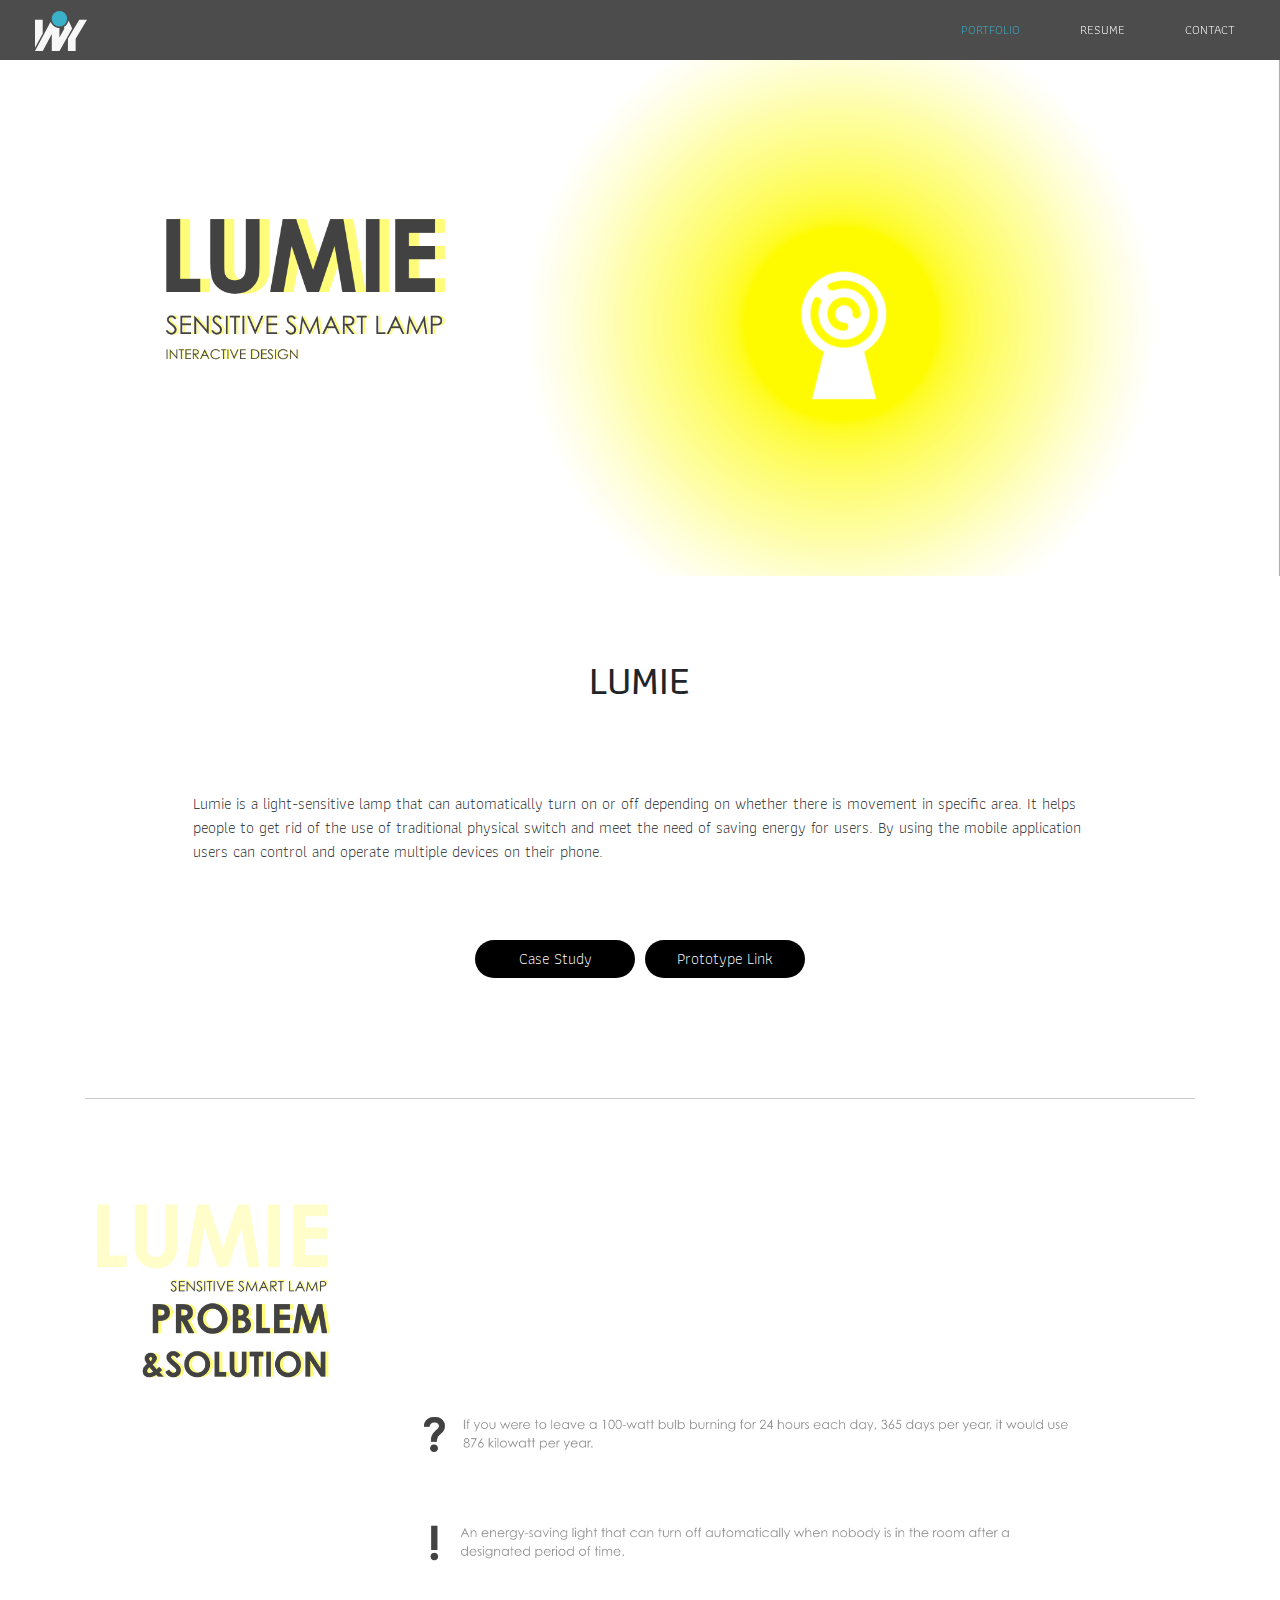
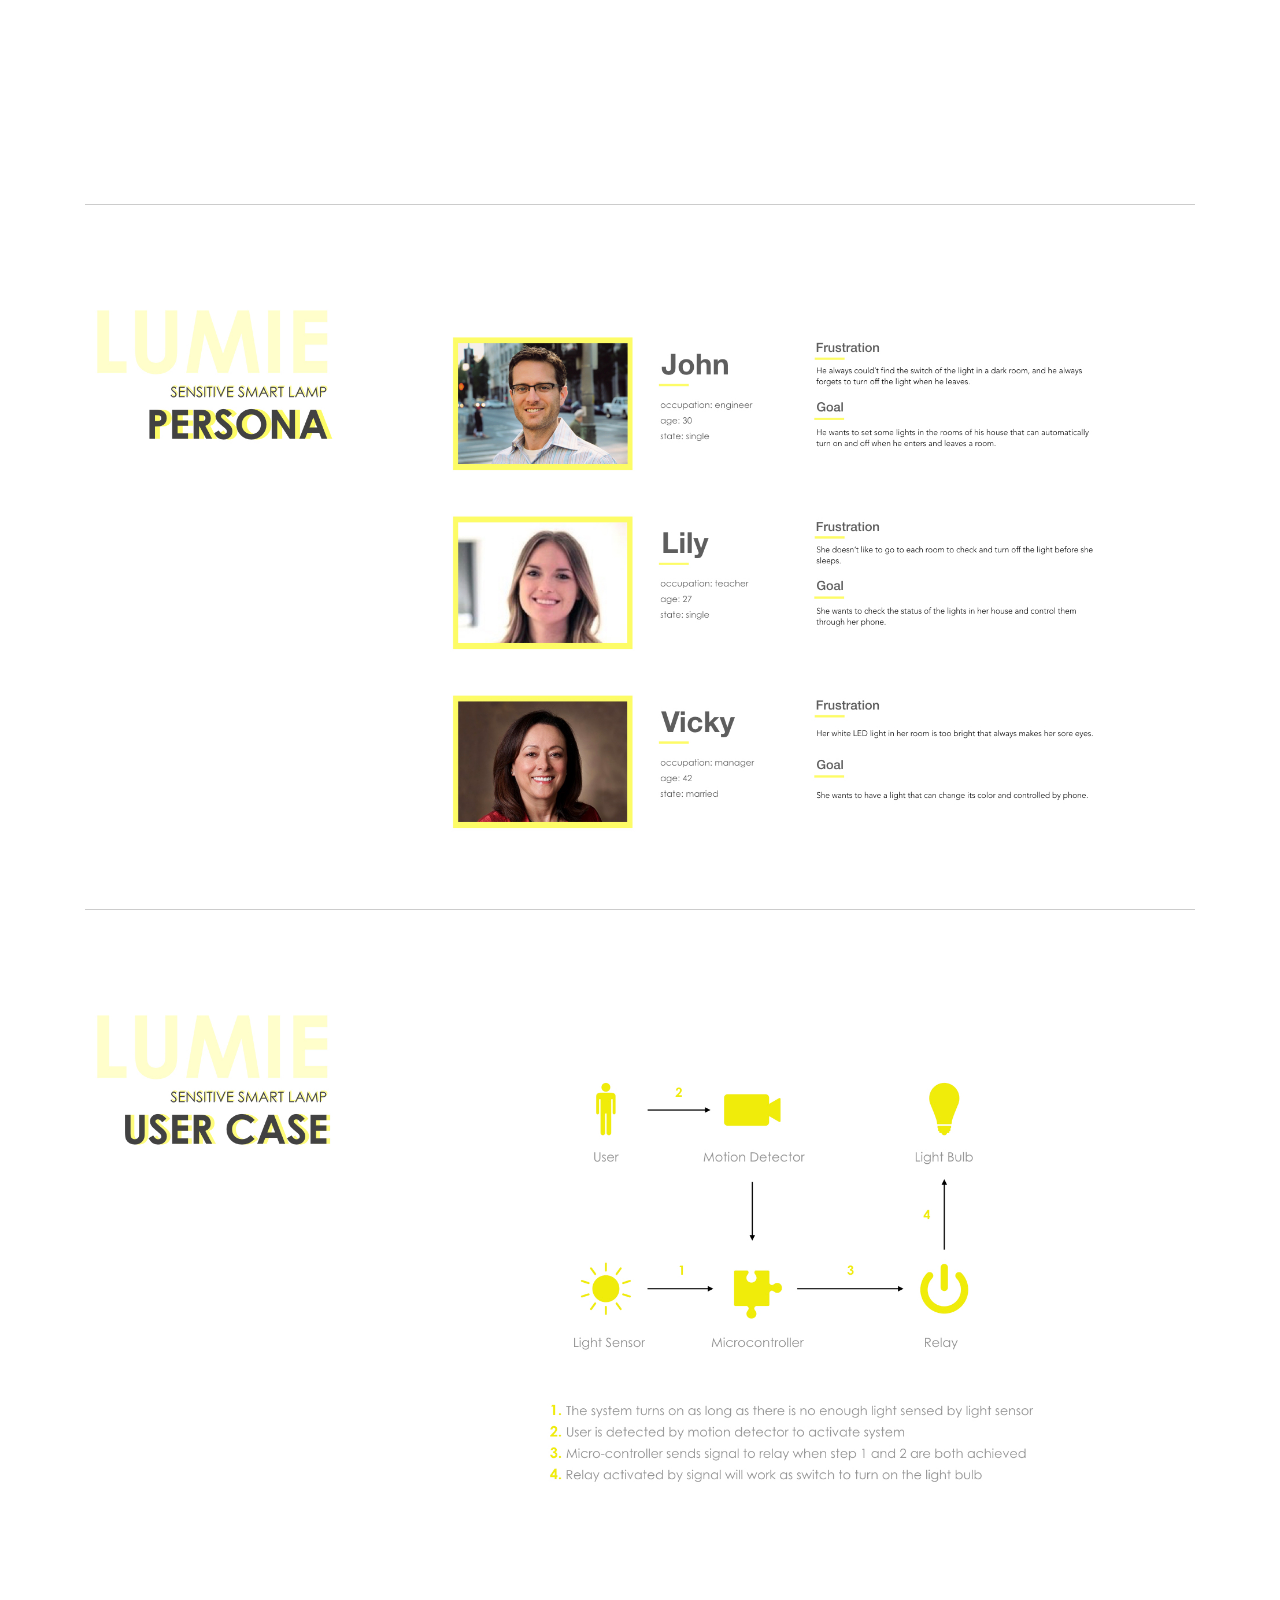
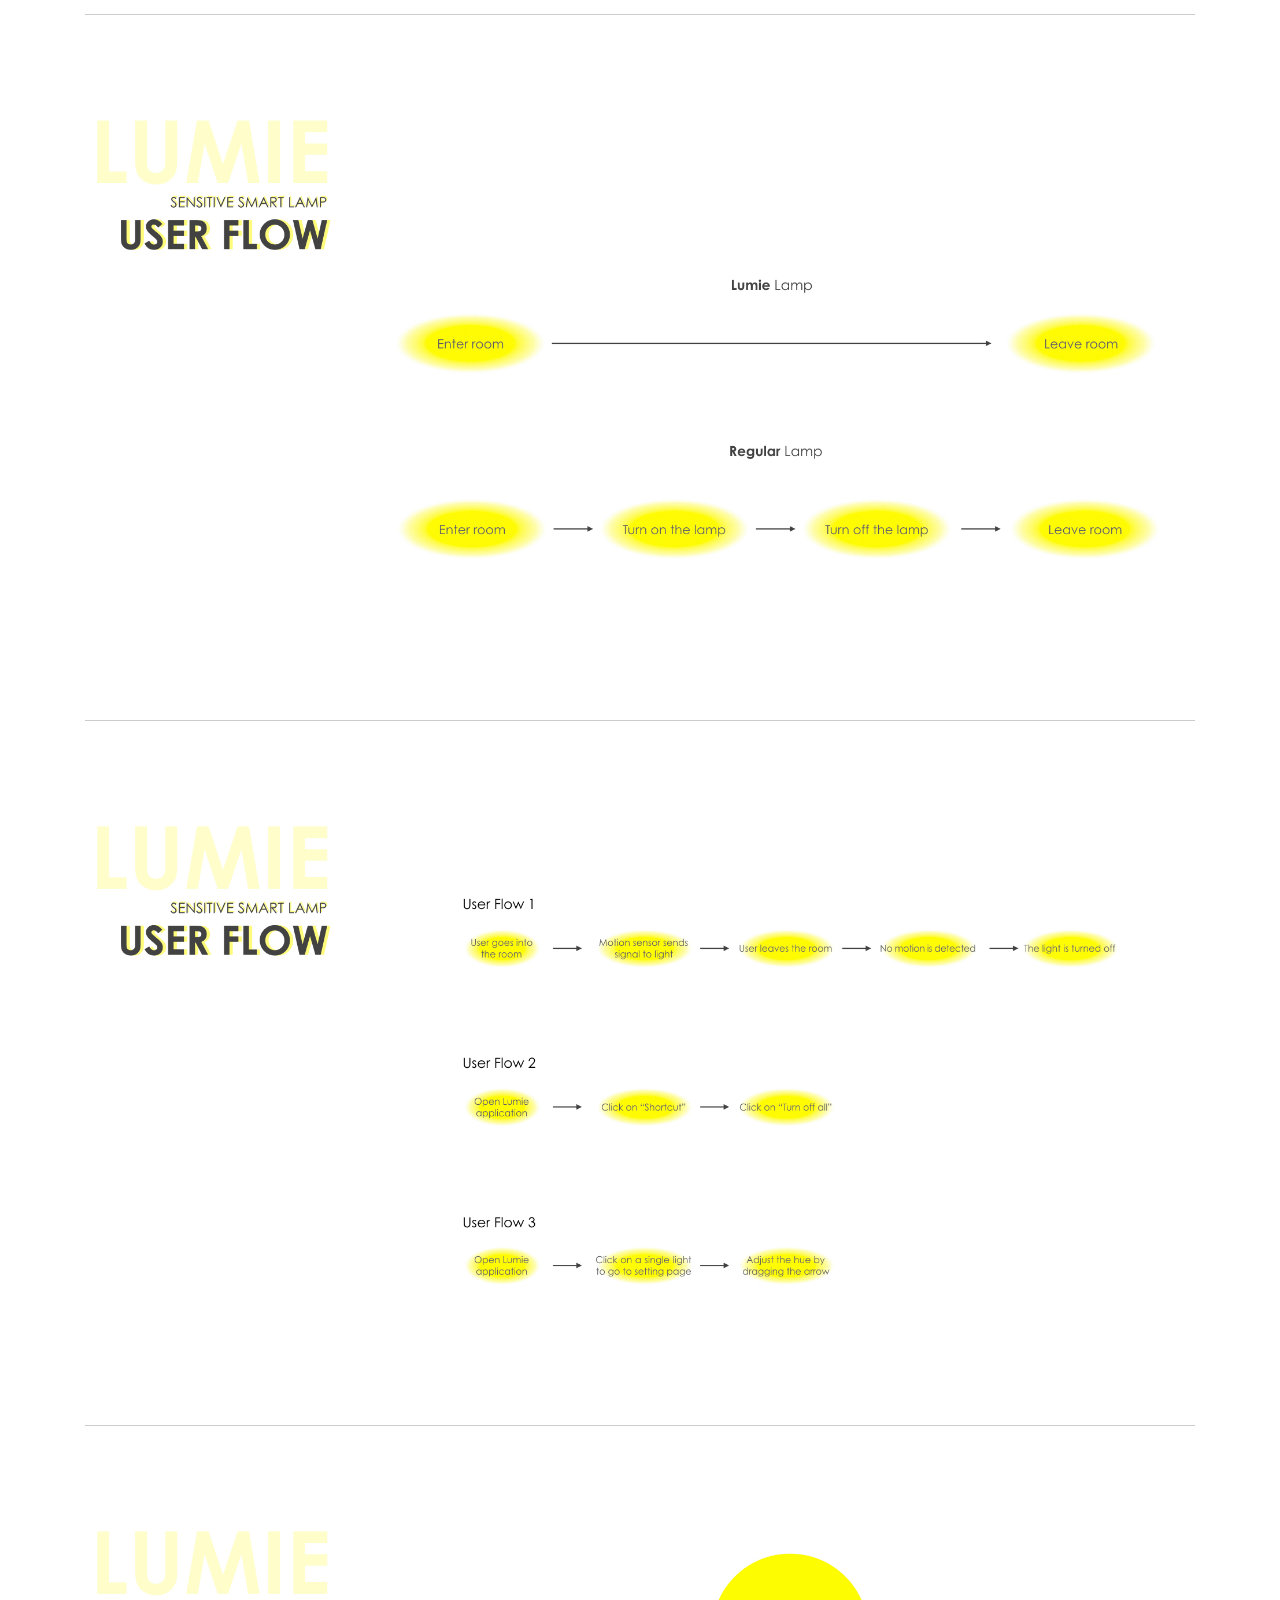
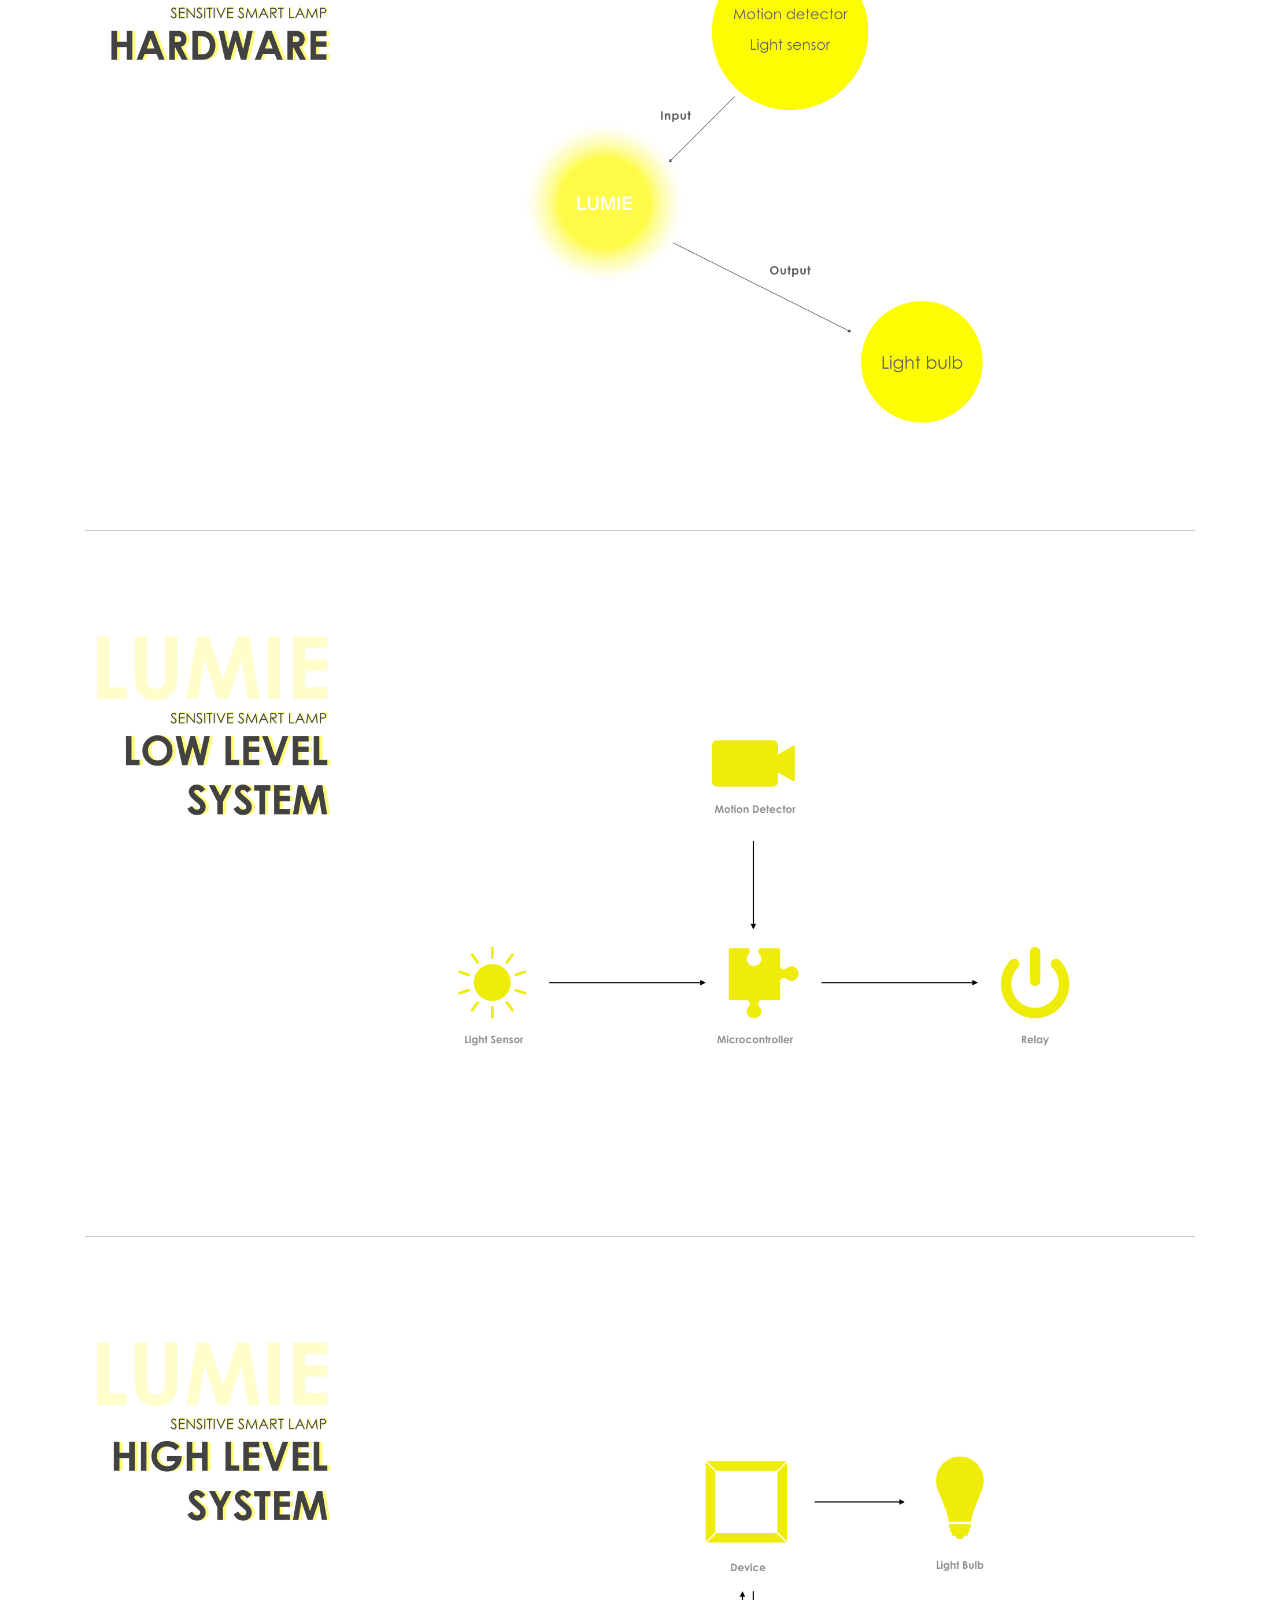
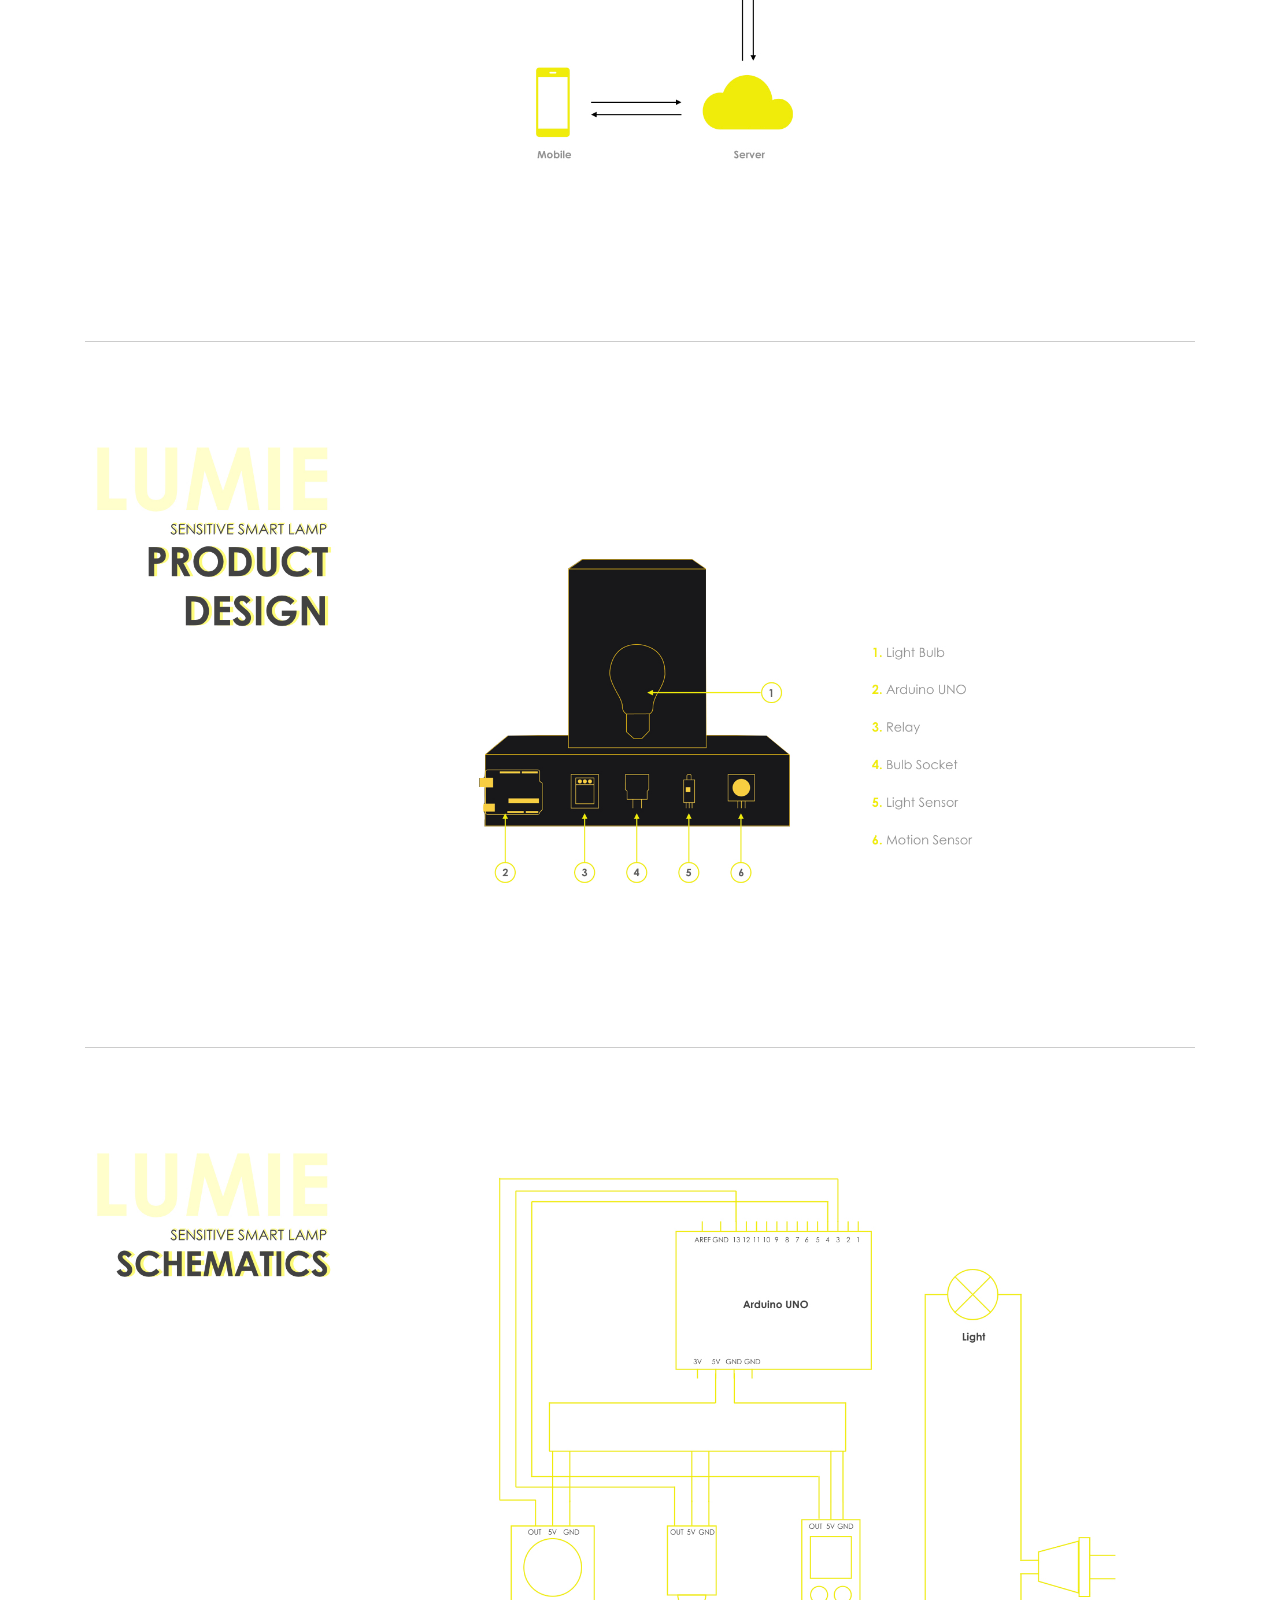
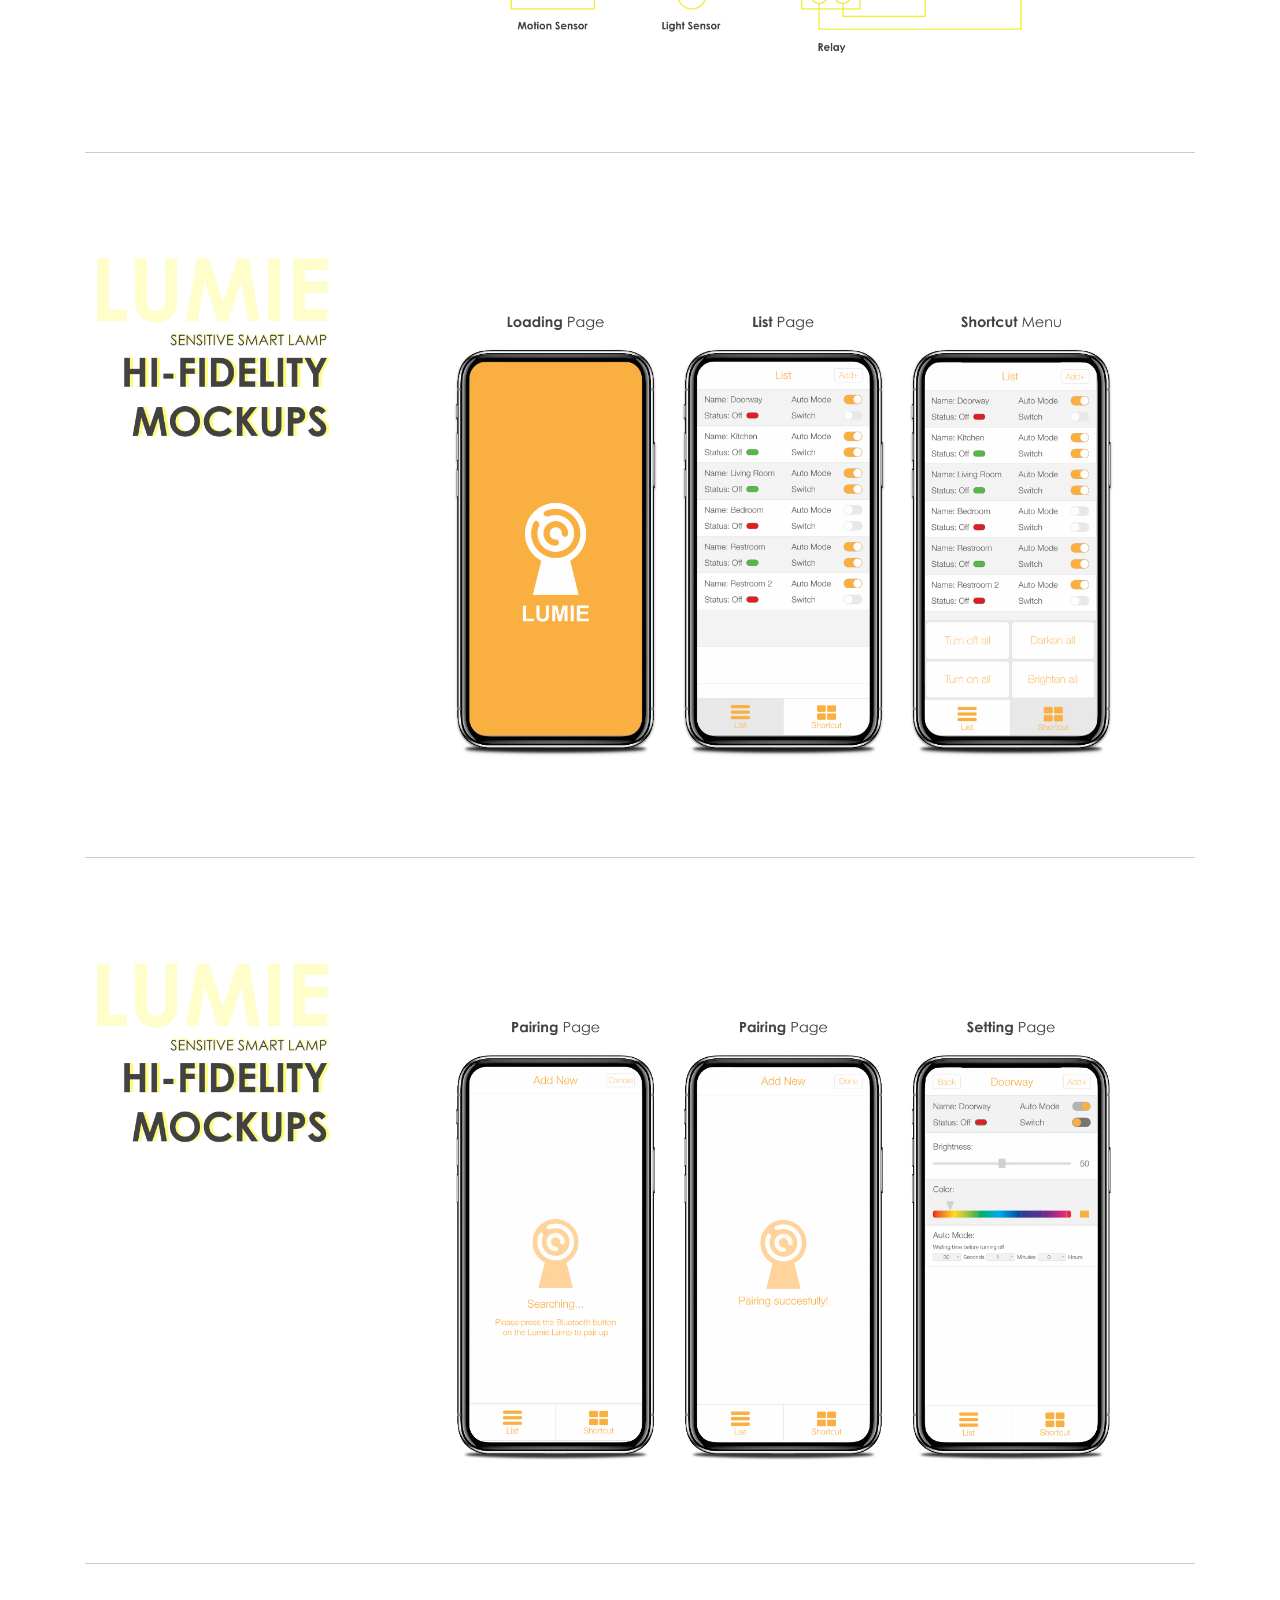
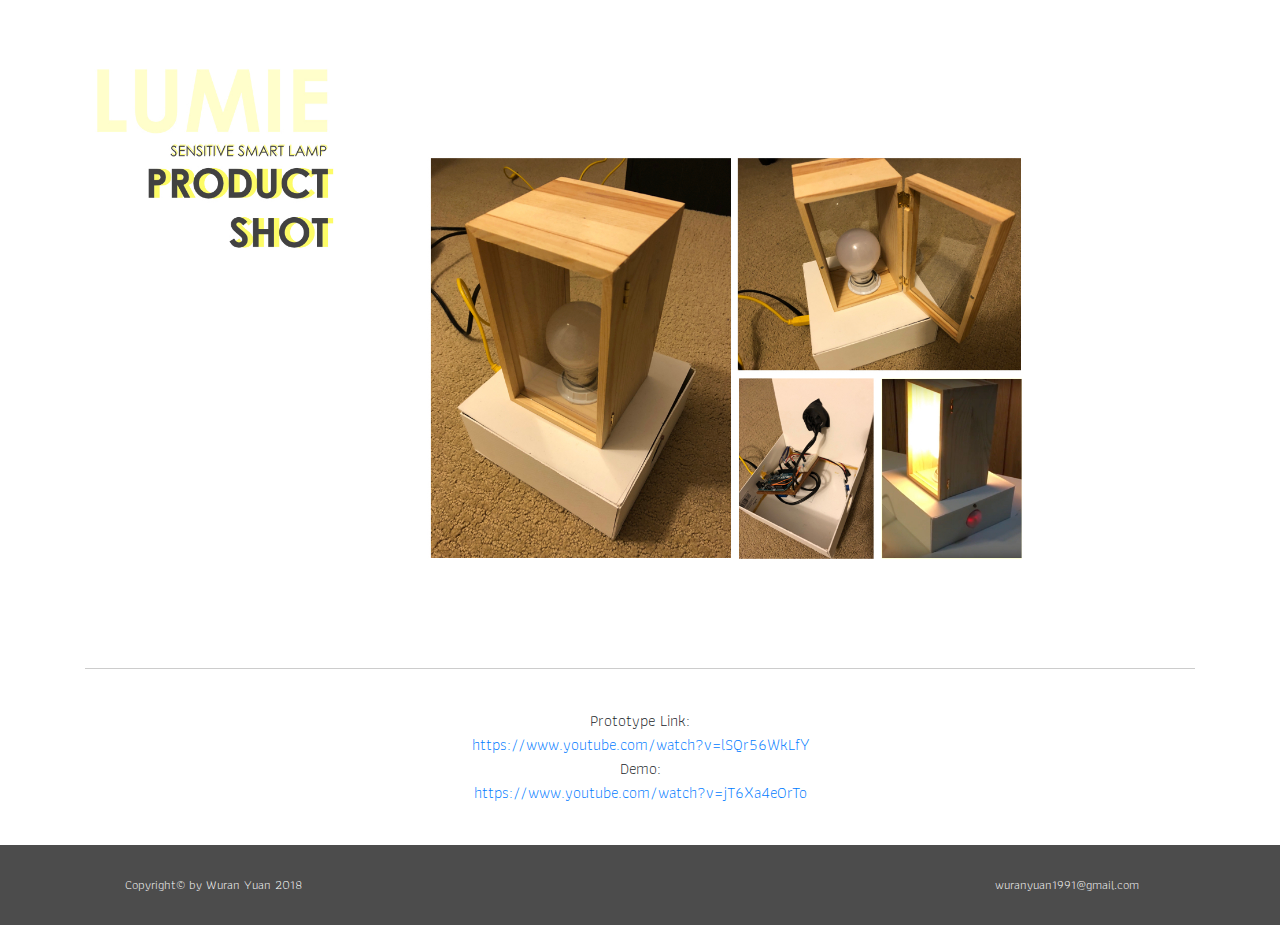
<file: lumie.html>
<!DOCTYPE html>
<html lang="en">
<head>
	<meta charset="UTF-8">
    <meta name="viewport" content="width=device-width, initial-scale=1, shrink-to-fit=no">
	<title>Wuran Yuan's Website</title>
	<link rel="shortcut icon" href="image/logo.png" type="image/png">
	<link rel="stylesheet" href="lib/bootstrap/css/bootstrap-grid.min.css">
	<link rel="stylesheet" href="lib/bootstrap/css/bootstrap.min.css">
	<link rel="stylesheet" href="css/style.css">
	<link rel="stylesheet" href="https://use.fontawesome.com/releases/v5.0.10/css/all.css" integrity="sha384-+d0P83n9kaQMCwj8F4RJB66tzIwOKmrdb46+porD/OvrJ+37WqIM7UoBtwHO6Nlg" crossorigin="anonymous">
	<link href="https://fonts.googleapis.com/css?family=Athiti:300,400,700" rel="stylesheet">
</head>
<body class="portfolio-page font-weight-light"  style="background-color:white">
	<header class="container-fluid header-background">
		<div class="row">
			<div class="col-sm d-flex justify-content-start">
				<a href="index.html">
					<img src="image/logo.svg" alt="">
				</a>
			</div>

			<div class="header-menu col-sm d-flex justify-content-end">
				<a class="active header-text" href="portfolio.html">
					<div>PORTFOLIO</div>
				</a>
				<a class="header-text" href="resume.html">
					<div>RESUME</div>
				</a>
				<a class="header-text" href="contact.html">
					<div>CONTACT</div>
				</a>
			</div>
		</div>
	</header>
	<section class="header-placeholder"></section>


	<section style="margin-bottom:120px">
			<div>
				<img src="image/lumie/lumie1.jpeg" alt="" class="single-project-image-yelp">	
			</div>
			<div class="container d-flex align-items-center flex-column">
				<div class="" style="padding:80px 0">
					<h1>LUMIE</h1>
				</div>
				<div class="col-sm-10">
					<p>Lumie  is a light-sensitive lamp that can automatically turn on or off depending on whether there is movement in specific area. It helps people to get rid of the use of traditional physical switch and meet the need of saving energy for users. By using the mobile application users can control and operate multiple devices on their phone. </p>
				</div>
			</div>
			<div class="container d-flex justify-content-center">
				<a class="case-study-button" target="_blank" href="https://drive.google.com/file/d/1uxXxFsAeZHC5aQZv0BJkLfJG-b7nHeEb/view?usp=sharing">Case Study</a>
				<a class="case-study-button" target="_blank" href="https://www.youtube.com/watch?v=lSQr56WkLfY">Prototype Link</a>
			</div>			
		</div>
	</section>	

	<section class="container">
		<div class="d-flex align-items-center flex-column single-project-card">
			<img src="image/lumie/lumie2.jpeg" class="single-project-image-yelp" alt="">
		</div>

		<div class="d-flex align-items-center flex-column single-project-card">
			<img src="image/lumie/lumie3.jpeg" class="single-project-image-yelp" alt="">
		</div>

		<div class="d-flex align-items-center flex-column single-project-card">
			<img src="image/lumie/lumie4.jpeg" class="single-project-image-yelp" alt="">
		</div>

		<div class="d-flex align-items-center flex-column single-project-card">
			<img src="image/lumie/lumie5.jpeg" class="single-project-image-yelp" alt="">
		</div>

		<div class="d-flex align-items-center flex-column single-project-card">
			<img src="image/lumie/lumie6.jpeg" class="single-project-image-yelp" alt="">
		</div>

		<div class="d-flex align-items-center flex-column single-project-card">
			<img src="image/lumie/lumie7.jpeg" class="single-project-image-yelp" alt="">
		</div>		

		<div class="d-flex align-items-center flex-column single-project-card">
			<img src="image/lumie/lumie8.jpeg" class="single-project-image-yelp" alt="">
		</div>	

		<div class="d-flex align-items-center flex-column single-project-card">
			<img src="image/lumie/lumie9.jpeg" class="single-project-image-yelp" alt="">
		</div>	

		<div class="d-flex align-items-center flex-column single-project-card">
			<img src="image/lumie/lumie10.jpeg" class="single-project-image-yelp" alt="">
		</div>	

		<div class="d-flex align-items-center flex-column single-project-card">
			<img src="image/lumie/lumie11.jpeg" class="single-project-image-yelp" alt="">
		</div>	

		<div class="d-flex align-items-center flex-column single-project-card">
			<img src="image/lumie/lumie12.jpeg" class="single-project-image-yelp" alt="">
		</div>	

		<div class="d-flex align-items-center flex-column single-project-card">
			<img src="image/lumie/lumie13.jpeg" class="single-project-image-yelp" alt="">
		</div>	

		<div class="d-flex align-items-center flex-column single-project-card">
			<img src="image/lumie/lumie14.jpeg" class="single-project-image-yelp" alt="">
		</div>	
		<div class="d-flex align-items-center flex-column single-project-card">
			<div>Prototype Link:</div>
			<a href="https://www.youtube.com/watch?v=lSQr56WkLfY">https://www.youtube.com/watch?v=lSQr56WkLfY</a>
			<div>Demo:</div>
			<a href="https://www.youtube.com/watch?v=jT6Xa4eOrTo">https://www.youtube.com/watch?v=jT6Xa4eOrTo</a>
		</div>
	</section>



	<footer class="container-fluid">
		<div class="row d-flex flex-row justify-content-between font-weight-light">
			<div class="copyright col-xs-12 col-sm-4 d-flex flex-row justify-content-center">
				Copyright&copy by Wuran Yuan 2018
			</div>
			<div class="col-xs-12 col-sm-4 d-flex flex-row justify-content-center">
				<a class="footer-mediaicon" href="https://www.facebook.com/profile.php?id=100010180627443"><i class="fab fa-facebook-square"></i></a>
				<a class="footer-mediaicon" href="https://www.instagram.com/warrenyuan/"><i class="fab fa-instagram"></i></a>
				<a class="footer-mediaicon" href="https://www.linkedin.com/in/wuran-yuan-297394133
				"><i class="fab fa-linkedin"></i></a>
			</div>
			<div class="col-xs-12 col-sm-4 d-flex flex-row justify-content-center">
				<div>wuranyuan1991@gmail.com</div>
			</div>
		</div>
	</footer>



	<script src="lib/jquery-3.3.1.min.js"></script>
	<script src="lib/bootstrap/js/bootstrap.min.js"></script>
	<script src="js/script.js"></script>
</body>
</html>
</file>
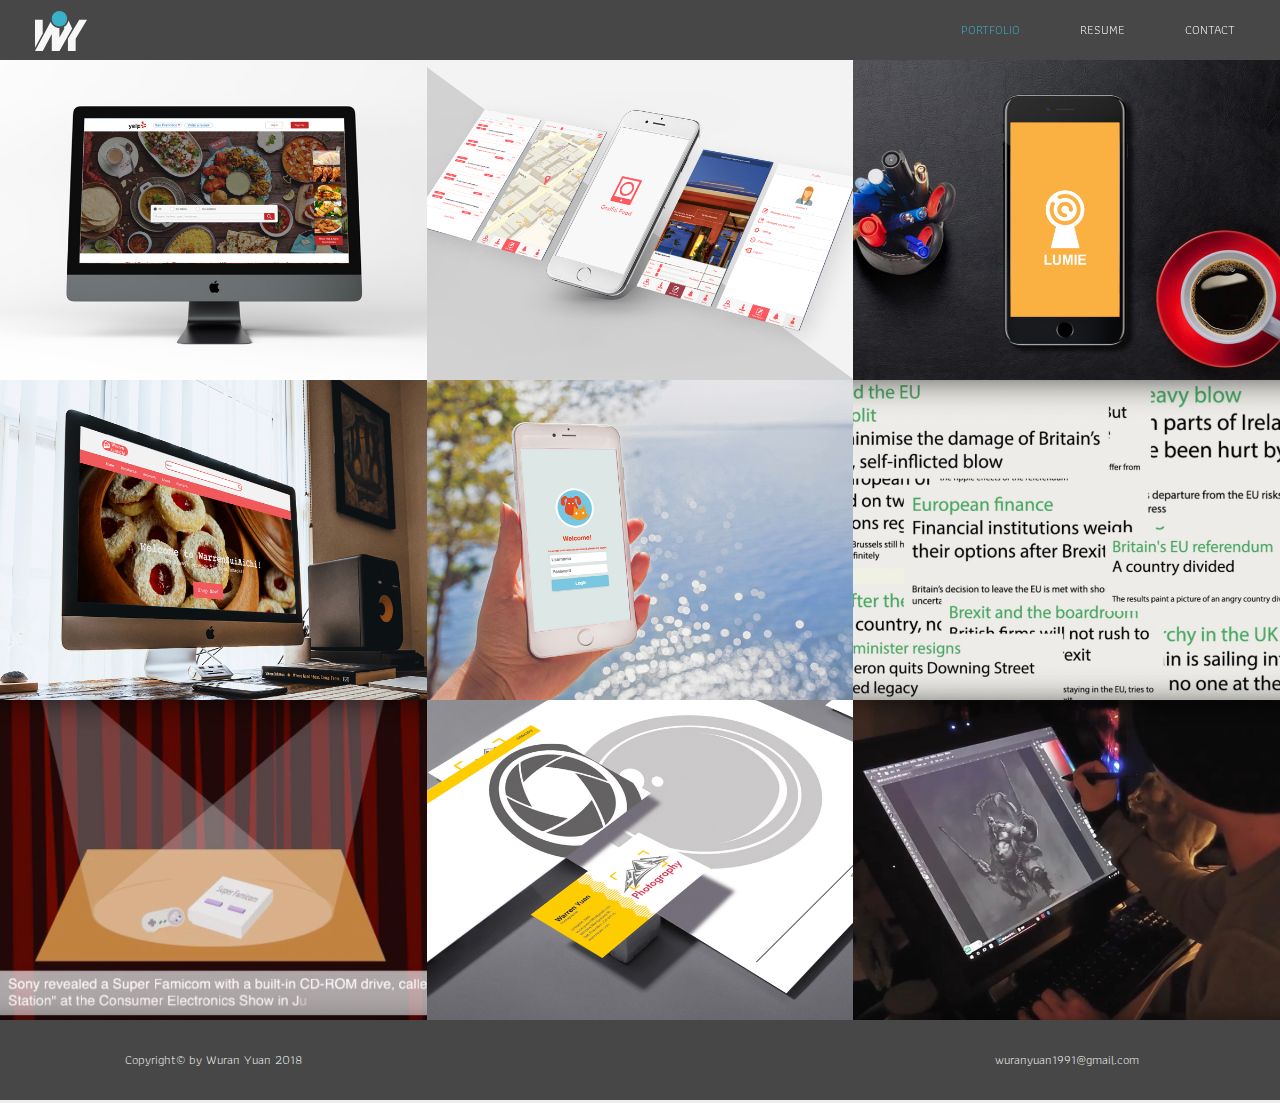
<file: portfolio.html>
<!DOCTYPE html>
<html lang="en">
<head>
	<meta charset="UTF-8">
    <meta name="viewport" content="width=device-width, initial-scale=1, shrink-to-fit=no">
	<title>Wuran Yuan's Website</title>
	<link rel="shortcut icon" href="image/logo.png" type="image/png">
	<link rel="stylesheet" href="lib/bootstrap/css/bootstrap-grid.min.css">
	<link rel="stylesheet" href="lib/bootstrap/css/bootstrap.min.css">
	<link rel="stylesheet" href="css/style.css">
	<link rel="stylesheet" href="https://use.fontawesome.com/releases/v5.0.10/css/all.css" integrity="sha384-+d0P83n9kaQMCwj8F4RJB66tzIwOKmrdb46+porD/OvrJ+37WqIM7UoBtwHO6Nlg" crossorigin="anonymous">
	<link href="https://fonts.googleapis.com/css?family=Athiti:300,400,700" rel="stylesheet">
</head>
<body class="portfolio-page font-weight-light">
	<header class="container-fluid header-background">
		<div class="row">
			<div class="col-sm d-flex justify-content-start">
				<a href="index.html">
					<img src="image/logo.svg" alt="">
				</a>
			</div>

			<div class="header-menu col-sm d-flex justify-content-end">
				<a class="active header-text" href="portfolio.html">
					<div>PORTFOLIO</div>
				</a>
				<a class="header-text" href="resume.html">
					<div>RESUME</div>
				</a>
				<a class="header-text" href="contact.html">
					<div>CONTACT</div>
				</a>
			</div>
		</div>
	</header>
	<section class="header-placeholder"></section>

	<section class="container-fluid">
		<div class="row">

			<div class="portfolio-single-project col-sm-4">
				<a href="yelp_redesign.html" class="">
					<img src="" alt=""> 
					<div class="portfolio-overlay"></div>
					<div class="portfolio-overlay-text">YELP REDESIGN</div>
				</a>
				<div class="portfolio-info-for-mobile">YELP REDESIGN</div>
			</div>

			<div class="portfolio-single-project col-sm-4">
				<a href="graffiti_food.html" class="">
					<img src="" alt=""> 
					<div class="portfolio-overlay"></div>
					<div class="portfolio-overlay-text">GRAFFITI FOOD</div>
				</a>
				<div class="portfolio-info-for-mobile">GRAFFITI FOOD</div>
			</div>

			<div class="portfolio-single-project col-sm-4">
				<a href="lumie.html" class="">
					<img src="" alt="">	 
					<div class="portfolio-overlay"></div>
					<div class="portfolio-overlay-text">LUMIE</div>
				</a>
				<div class="portfolio-info-for-mobile">LUMIE</div>
			</div>

			<div class="portfolio-single-project col-sm-4">
				<a href="http://www.warrenyuan.com/AAU/warrenzuiaichi" class="">
					<img src="" alt="">	 
					<div class="portfolio-overlay"></div>
					<div class="portfolio-overlay-text">ONLINE SHOP</div>
				</a>
				<div class="portfolio-info-for-mobile">ONLINE SHOP</div>
			</div>

			<div class="portfolio-single-project col-sm-4">
				<a href="http://warrenyuan.com/AAU/617/animal/#login" class="">
					<img src="" alt="">	 
					<div class="portfolio-overlay"></div>
					<div class="portfolio-overlay-text">ANIMAL TRACKER</div>
				</a>
				<div class="portfolio-info-for-mobile">ANIMAL TRACKER</div>
			</div>

			<div class="portfolio-single-project col-sm-4">
				<a href="brexit.html" class="">
					<img src="" alt="">	 
					<div class="portfolio-overlay"></div>
					<div class="portfolio-overlay-text">ANIMATION: BREXIT</div>
				</a>
				<div class="portfolio-info-for-mobile">ANIMATION: BREXIT</div>
			</div>

			<div class="portfolio-single-project col-sm-4">
				<a href="game.html" class="">
					<img src="" alt="">	 
					<div class="portfolio-overlay"></div>
					<div class="portfolio-overlay-text">ANIMATION: GAMING CONSOLE</div>
				</a>
				<div class="portfolio-info-for-mobile">ANIMATION: GAMING CONSOLE</div>
			</div>

			<div class="portfolio-single-project col-sm-4">
				<a href="photography.html" class="">
					<img src="" alt="">	 
					<div class="portfolio-overlay"></div>
					<div class="portfolio-overlay-text">PHOTOGRAPHY CAMPAIGN</div>
				</a>
				<div class="portfolio-info-for-mobile">PHOTOGRAPHY CAMPAIGN</div>
			</div>

			<div class="portfolio-single-project col-sm-4">
				<a href="artist.html" class="">
					<img src="" alt="">	 
					<div class="portfolio-overlay"></div>
					<div class="portfolio-overlay-text">VIDEO: VISUAL ARTIST</div>
				</a>
				<div class="portfolio-info-for-mobile">VIDEO: VISUAL ARTIST</div>
			</div>

		</div>
	</section>







	<footer class="container-fluid">
		<div class="row d-flex flex-row justify-content-between font-weight-light">
			<div class="copyright col-xs-12 col-sm-4 d-flex flex-row justify-content-center">
				Copyright&copy by Wuran Yuan 2018
			</div>
			<div class="col-xs-12 col-sm-4 d-flex flex-row justify-content-center">
				<a class="footer-mediaicon" href="https://www.facebook.com/profile.php?id=100010180627443"><i class="fab fa-facebook-square"></i></a>
				<a class="footer-mediaicon" href="https://www.instagram.com/warrenyuan/"><i class="fab fa-instagram"></i></a>
				<a class="footer-mediaicon" href="https://www.linkedin.com/in/wuran-yuan-297394133
				"><i class="fab fa-linkedin"></i></a>
			</div>
			<div class="col-xs-12 col-sm-4 d-flex flex-row justify-content-center">
				<div>wuranyuan1991@gmail.com</div>
			</div>
		</div>
	</footer>




	<script src="lib/jquery-3.3.1.min.js"></script>
	<script src="lib/bootstrap/js/bootstrap.min.js"></script>
	<script src="js/script.js"></script>
</body>
</html>
</file>
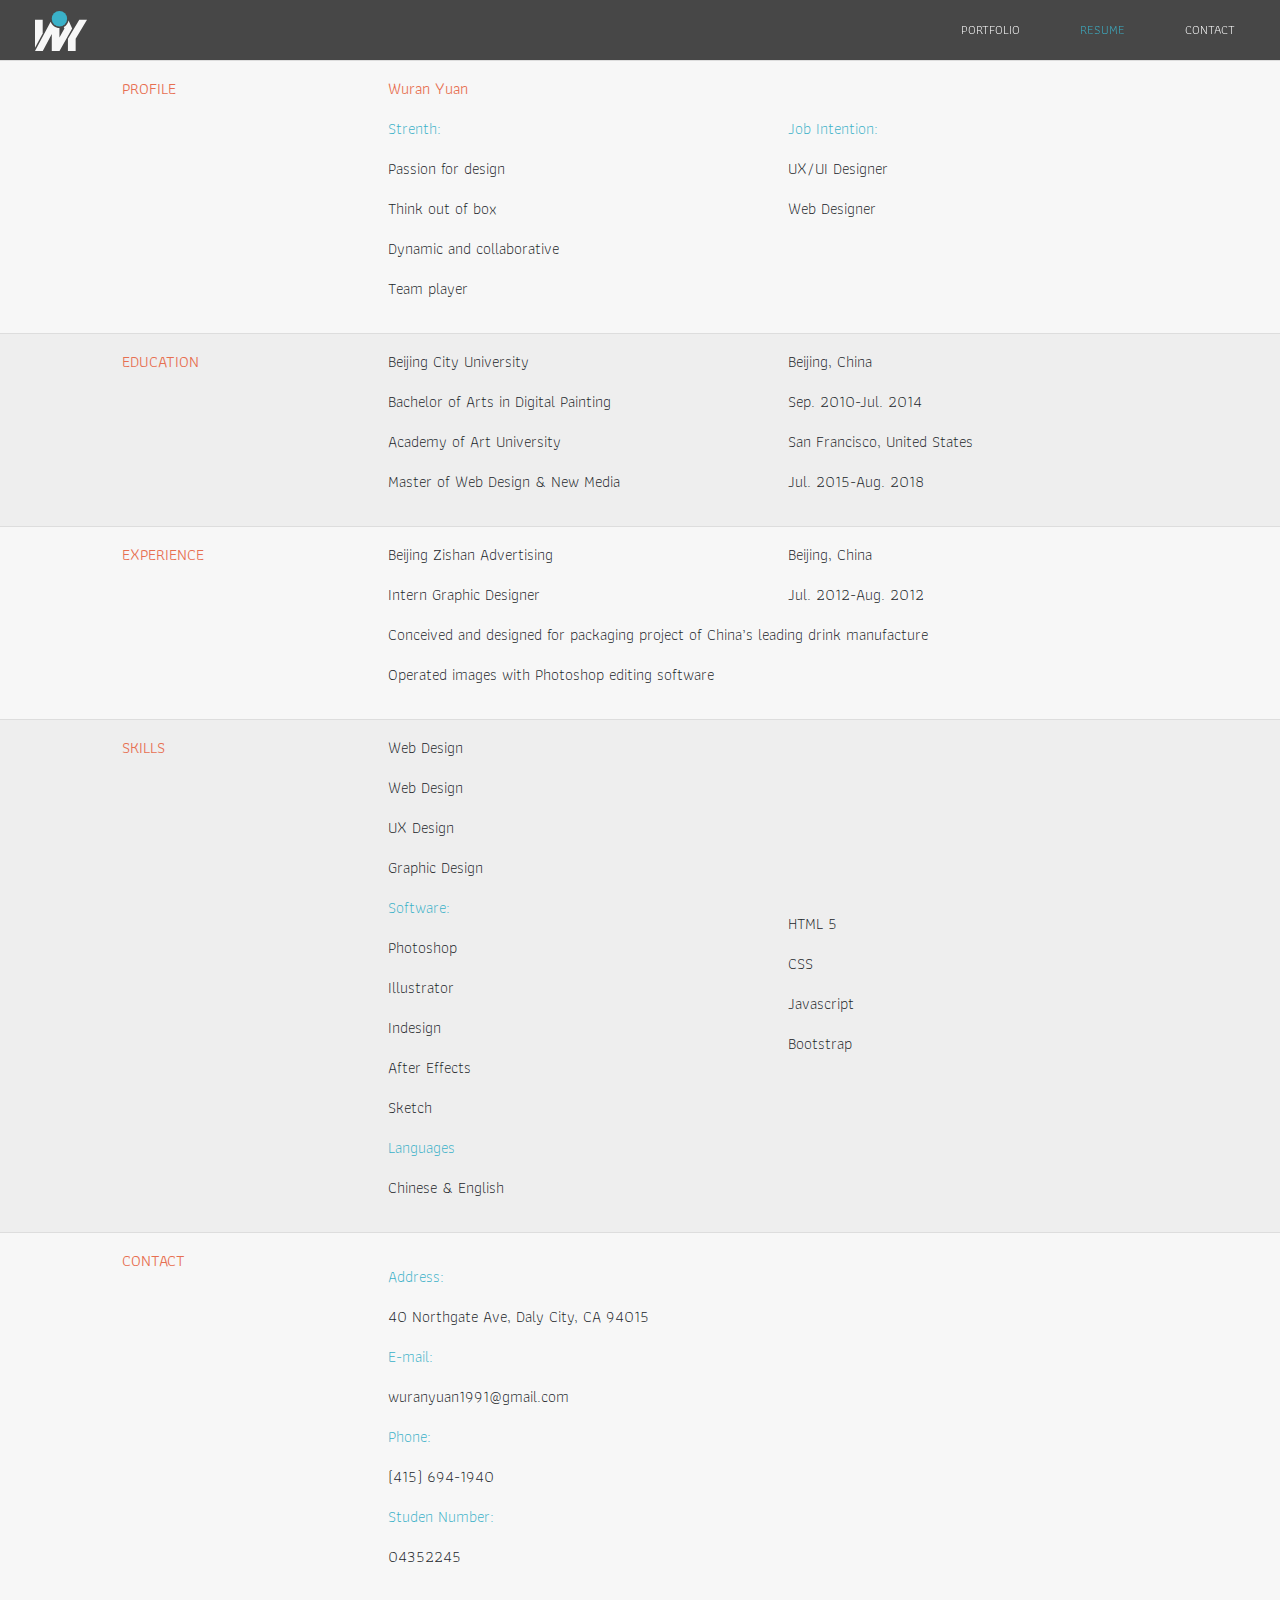
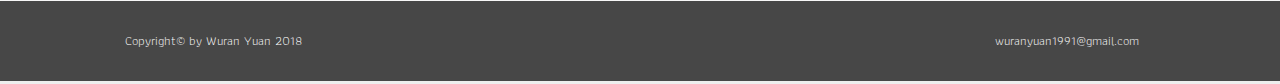
<file: resume.html>
<!DOCTYPE html>
<html lang="en">
<head>
	<meta charset="UTF-8">
    <meta name="viewport" content="width=device-width, initial-scale=1, shrink-to-fit=no">
	<title>Wuran Yuan's Website</title>
	<link rel="shortcut icon" href="image/logo.png" type="image/png">
	<link rel="stylesheet" href="lib/bootstrap/css/bootstrap-grid.min.css">
	<link rel="stylesheet" href="lib/bootstrap/css/bootstrap.min.css">
	<link rel="stylesheet" href="css/style.css">
	<link rel="stylesheet" href="https://use.fontawesome.com/releases/v5.0.10/css/all.css" integrity="sha384-+d0P83n9kaQMCwj8F4RJB66tzIwOKmrdb46+porD/OvrJ+37WqIM7UoBtwHO6Nlg" crossorigin="anonymous">
	<link href="https://fonts.googleapis.com/css?family=Athiti:300,400,700" rel="stylesheet">
</head>
<body class="font-weight-light">
	<header class="container-fluid header-background">
		<div class="row">
			<div class="col-sm d-flex justify-content-start">
				<a href="index.html">
					<img src="image/logo.svg" alt="">
				</a>
			</div>

			<div class="header-menu col-sm d-flex justify-content-end">
				<a class="header-text" href="portfolio.html">
					<div>PORTFOLIO</div>
				</a>
				<a class="active header-text" href="resume.html">
					<div>RESUME</div>
				</a>
				<a class="header-text" href="contact.html">
					<div>CONTACT</div>
				</a>
			</div>
		</div>
	</header>
	<section class="header-placeholder"></section>


	<section class="container-fluid">
			<div class="row singlerow" style="background-color:#f7f7f7">
				<div class="container col-sm-10">
					<div class="row">
						<div class="title-main col-sm-3">
							<p>PROFILE</p>
						</div>
						<div class="content-main col-sm-9">
							<div class="row">
								<div class="col-sm-6">
									<p class="title-main">Wuran Yuan</p>
								</div>
							</div>
							<div class="row">
								<div class="col-sm-6">
									<p class="title-sub">Strenth:</p>
									<p>Passion for design</p>
									<p>Think out of box</p>
									<p>Dynamic and collaborative</p>
									<p>Team player</p>
								</div>
								<div class="col-sm-6">
									<p class="title-sub">Job Intention:</p>
									<p>UX/UI Designer</p>
									<p>Web Designer</p>
								</div>
							</div>
						</div>
					</div>
				</div>
			</div>


			<div class="row singlerow"">
				<div class="container col-sm-10">
					<div class="row">
						<div class="title-main col-sm-3">
							<p>EDUCATION</p>
						</div>
						
						<div class="content-main col-sm-9">
							<div class="row">
								<div class="column col-sm-6">
									<p>Beijing City University</p>
									<p>Bachelor of Arts in Digital Painting</p>
								</div>
								<div class="column col-sm-6">
									<p>Beijing, China</p>
									<p>Sep. 2010-Jul. 2014</p>
								</div>
							</div>
							<div class="row">
								<div class="col-sm-6">
									<p>Academy of Art University</p>
									<p>Master of Web Design & New Media</p>
								</div>
								<div class="col-sm-6">
									<p>San Francisco, United States</p>
									<p>Jul. 2015-Aug. 2018</p>
								</div>
							</div>
						</div>
					</div>
				</div>
			</div>

			<div class="row singlerow" style="background-color:#f7f7f7">
				<div class="container col-sm-10">
					<div class="row">
						<div class="title-main col-sm-3">
							<p>EXPERIENCE</p>
						</div>
						<div class="content-main col-sm-9">
							<div class="row">
								<div class="col-sm-6">
									<p">Beijing Zishan Advertising</p>
									<p>Intern Graphic Designer</p>
								</div>
								<div class="col-sm-6">
									<p>Beijing, China </p>
									<p>Jul. 2012-Aug. 2012</p>
								</div>
							</div>
							<div class="row">
								<div class="col-sm-12">
									<p>Conceived and designed for packaging project of China’s leading drink manufacture</p>
								</div>
							</div>
							<div class="row">
								<div class="col-sm-12">
									<p>Operated images with Photoshop editing software</p>
								</div>
							</div>
						</div>
					</div>
				</div>
			</div>

			<div class="row singlerow">
				<div class="container col-sm-10">
					<div class="row">
						<div class="title-main col-sm-3">
							<p>SKILLS</p>
						</div>
						<div class="content-main col-sm-9">
							<div class="row">
								<div class="col-sm-12">
									<p>Web Design</p>
									<p>Web Design</p>
									<p>UX Design</p>
									<p>Graphic Design</p>
								</div>
							</div>
							<div class="row">
								<div class="col-sm-6">
									<p class="title-sub">Software:</p>
									<p>Photoshop</p>
									<p>Illustrator</p>
									<p>Indesign</p>
									<p>After Effects</p>
									<p>Sketch</p>
								</div>
								<div class="col-sm-6">
									<p></p>
									<p>HTML 5</p>
									<p>CSS</p>
									<p>Javascript</p>
									<p>Bootstrap</p>
								</div>
							</div>
							<div class="row">
								<div class="col-sm-12">
									<p class="title-sub">Languages</p>
									<p>Chinese & English</p>
								</div>
							</div>
						</div>
					</div>
				</div>
			</div>

			<div class="row singlerow" style="background-color:#f7f7f7">
				<div class="container col-sm-10">
					<div class="row">
						<div class="title-main col-sm-3">
							<p>CONTACT</p>
						</div>
						<div class="content-main col-sm-9">
							<div class="row">
								<div class="col-sm-12">
									<p><p class="title-sub">Address:</p> 40 Northgate Ave, Daly City, CA 94015</p>
									<p><p class="title-sub">E-mail:</p> wuranyuan1991@gmail.com</p>
									<p><p class="title-sub">Phone:</p> (415) 694-1940</p>
									<p><p class="title-sub">Studen Number:</p> 04352245</p>
								</div>
							</div>
						</div>
					</div>
				</div>
			</div>

	</section>


	<footer class="container-fluid">
		<div class="row d-flex flex-row justify-content-between font-weight-light">
			<div class="copyright col-xs-12 col-sm-4 d-flex flex-row justify-content-center">
				Copyright&copy by Wuran Yuan 2018
			</div>
			<div class="col-xs-12 col-sm-4 d-flex flex-row justify-content-center">
				<a class="footer-mediaicon" href="https://www.facebook.com/profile.php?id=100010180627443"><i class="fab fa-facebook-square"></i></a>
				<a class="footer-mediaicon" href="https://www.instagram.com/warrenyuan/"><i class="fab fa-instagram"></i></a>
				<a class="footer-mediaicon" href="https://www.linkedin.com/in/wuran-yuan-297394133
				"><i class="fab fa-linkedin"></i></a>
			</div>
			<div class="col-xs-12 col-sm-4 d-flex flex-row justify-content-center">
				<div>wuranyuan1991@gmail.com</div>
			</div>
		</div>
	</footer>



	<script src="lib/jquery-3.3.1.min.js"></script>
	<script src="lib/bootstrap/js/bootstrap.min.js"></script>
	<script src="js/script.js"></script>
</body>
</html>
</file>
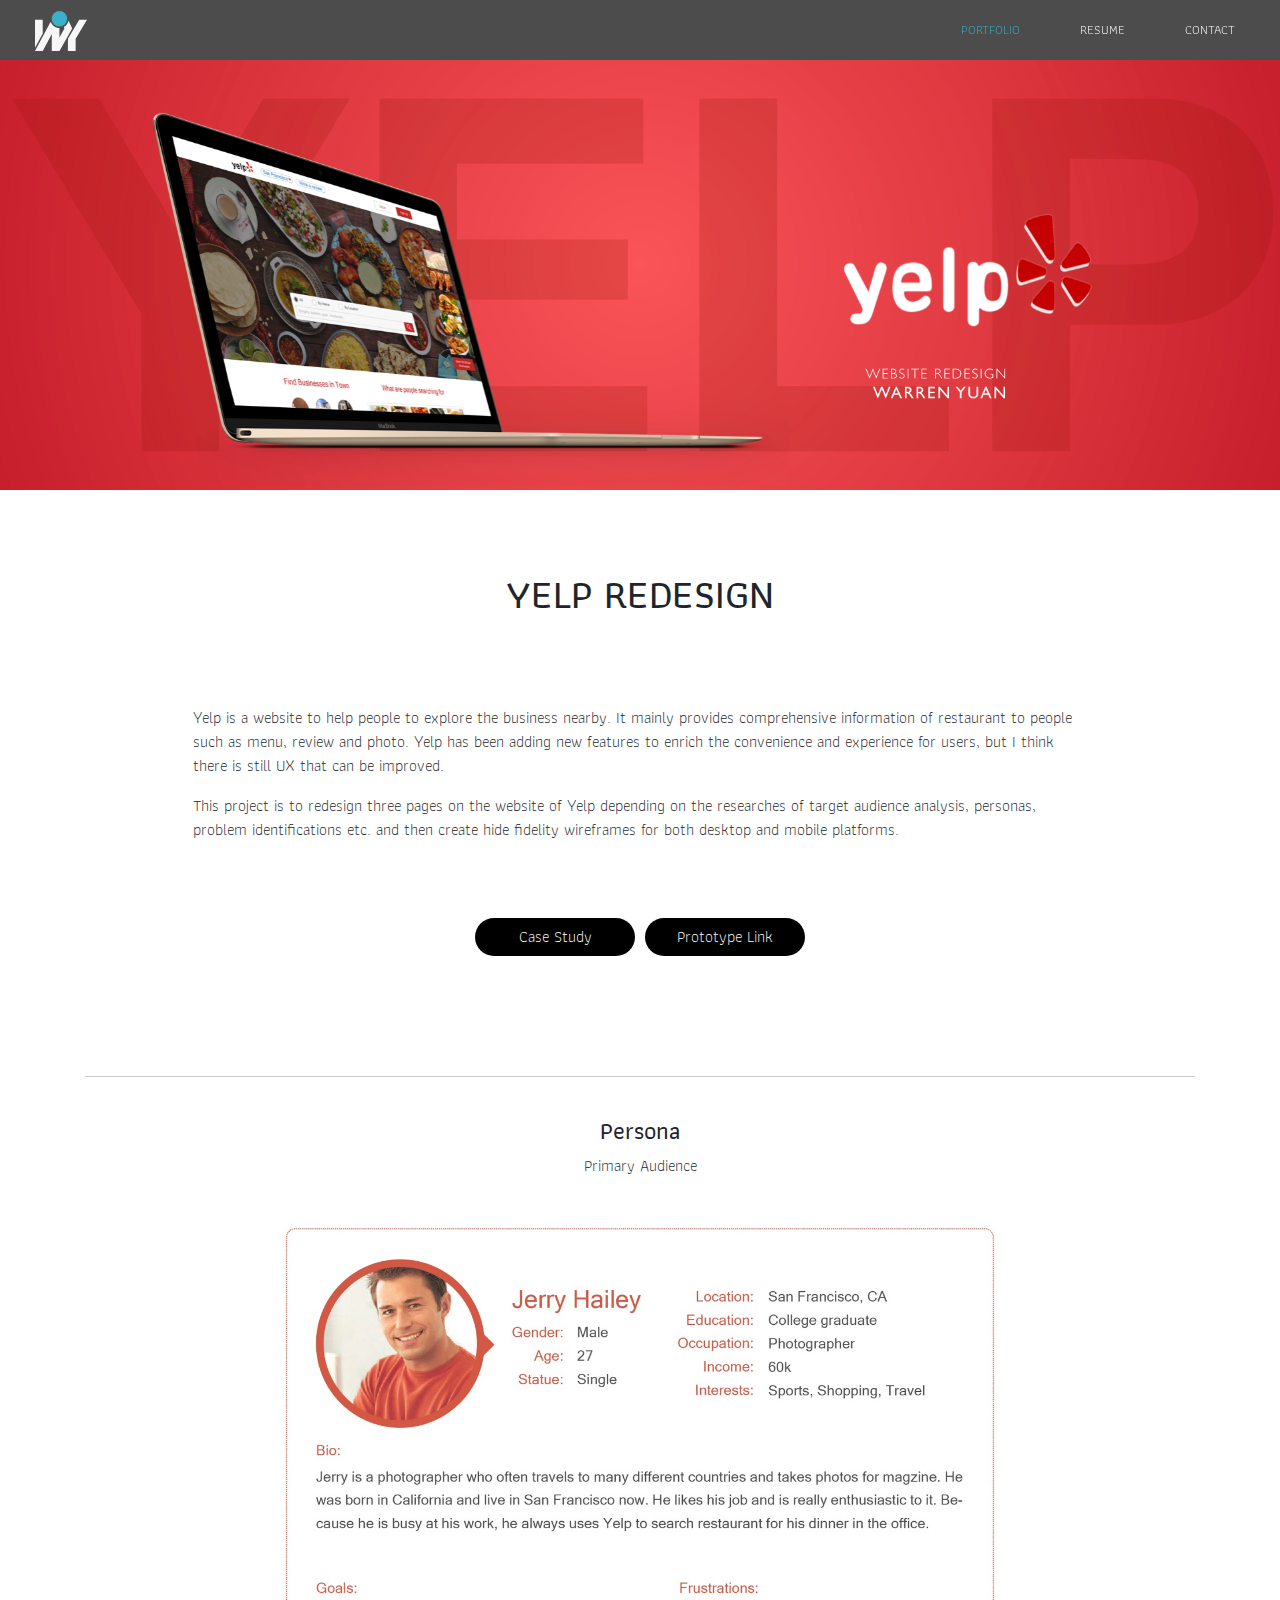
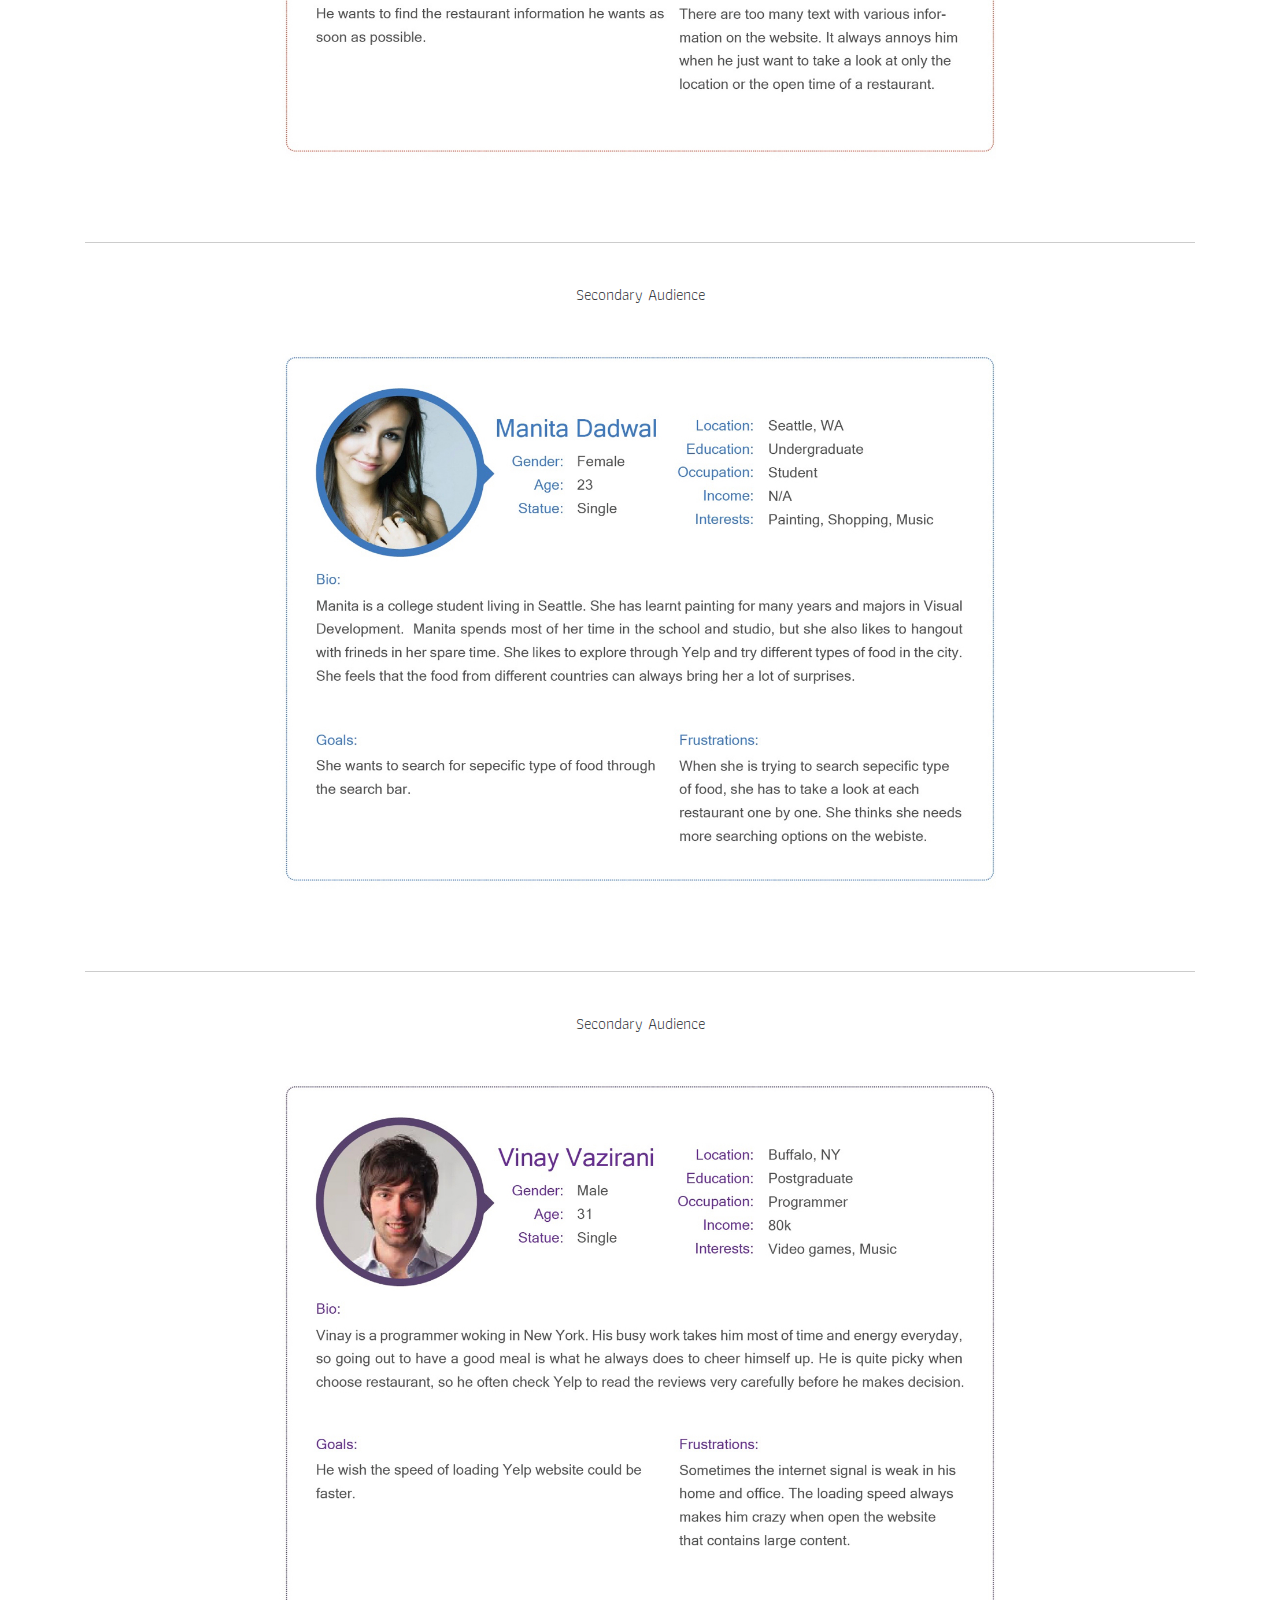
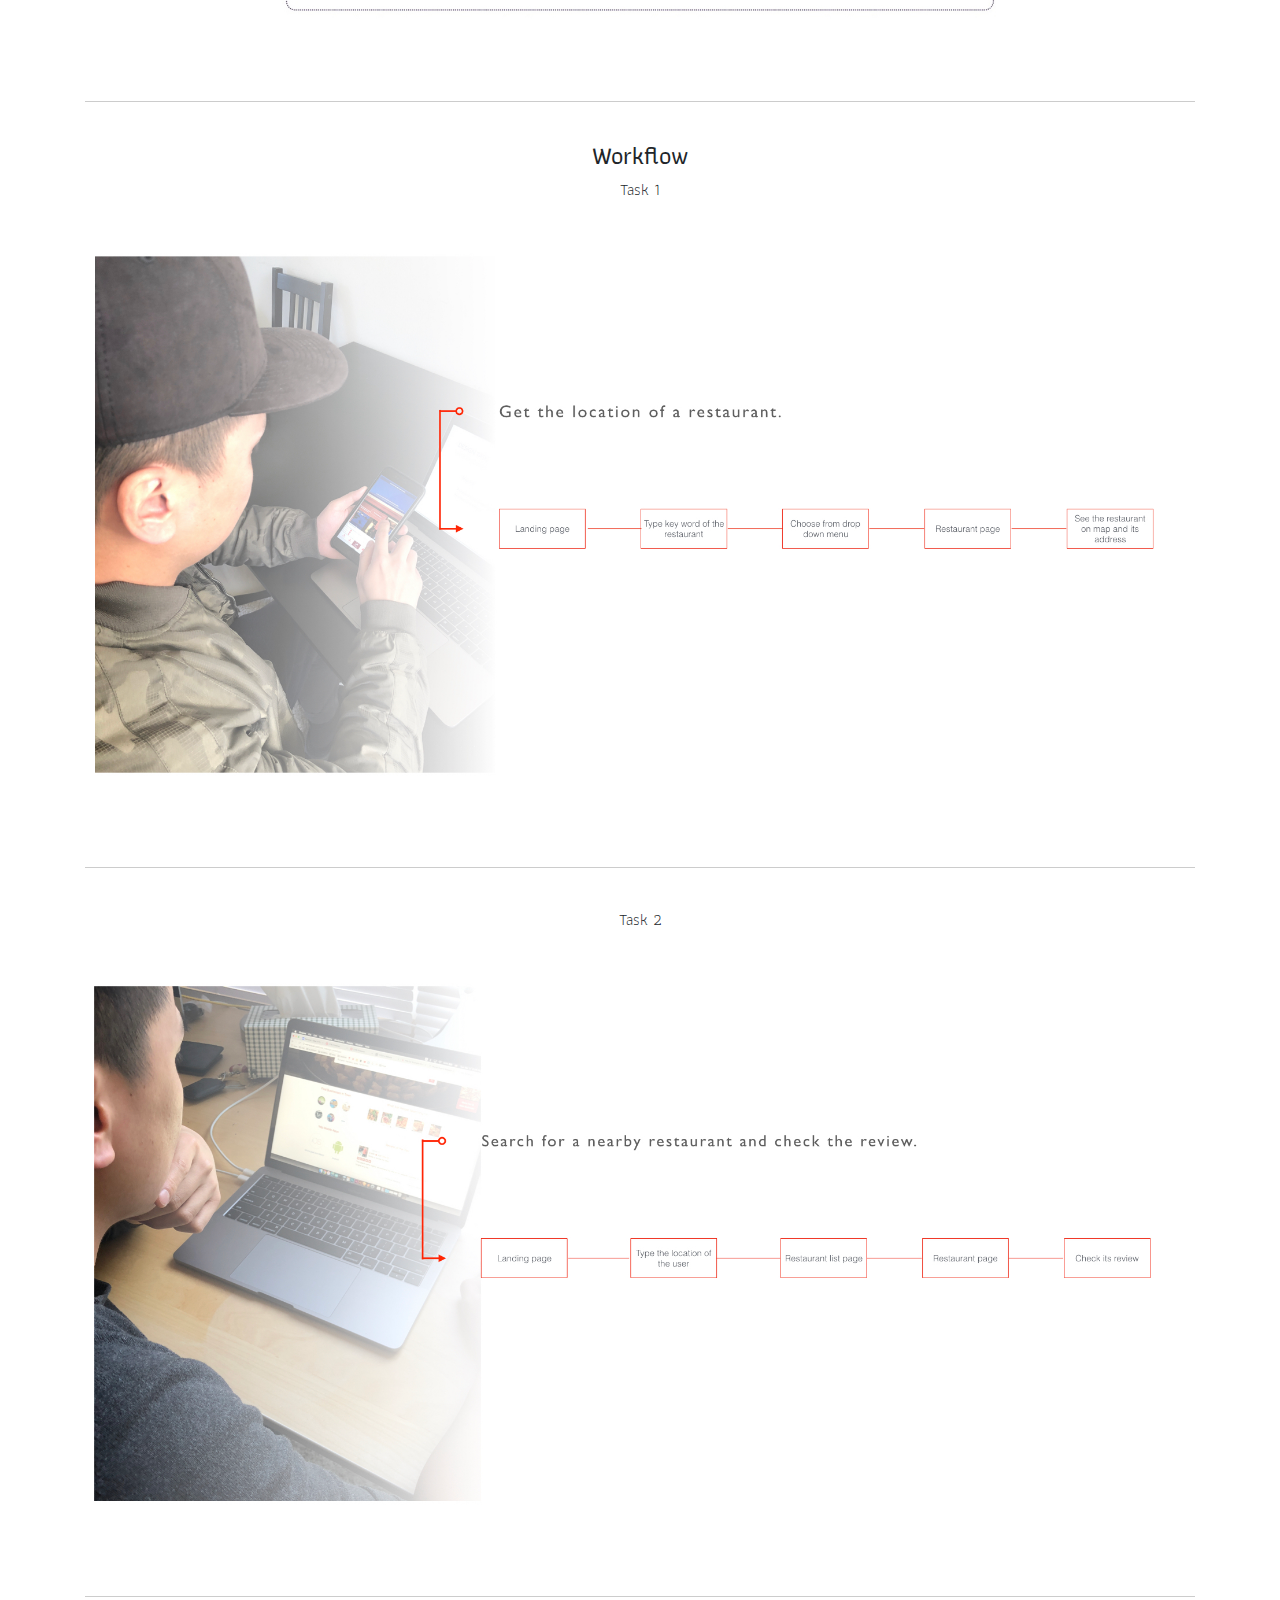
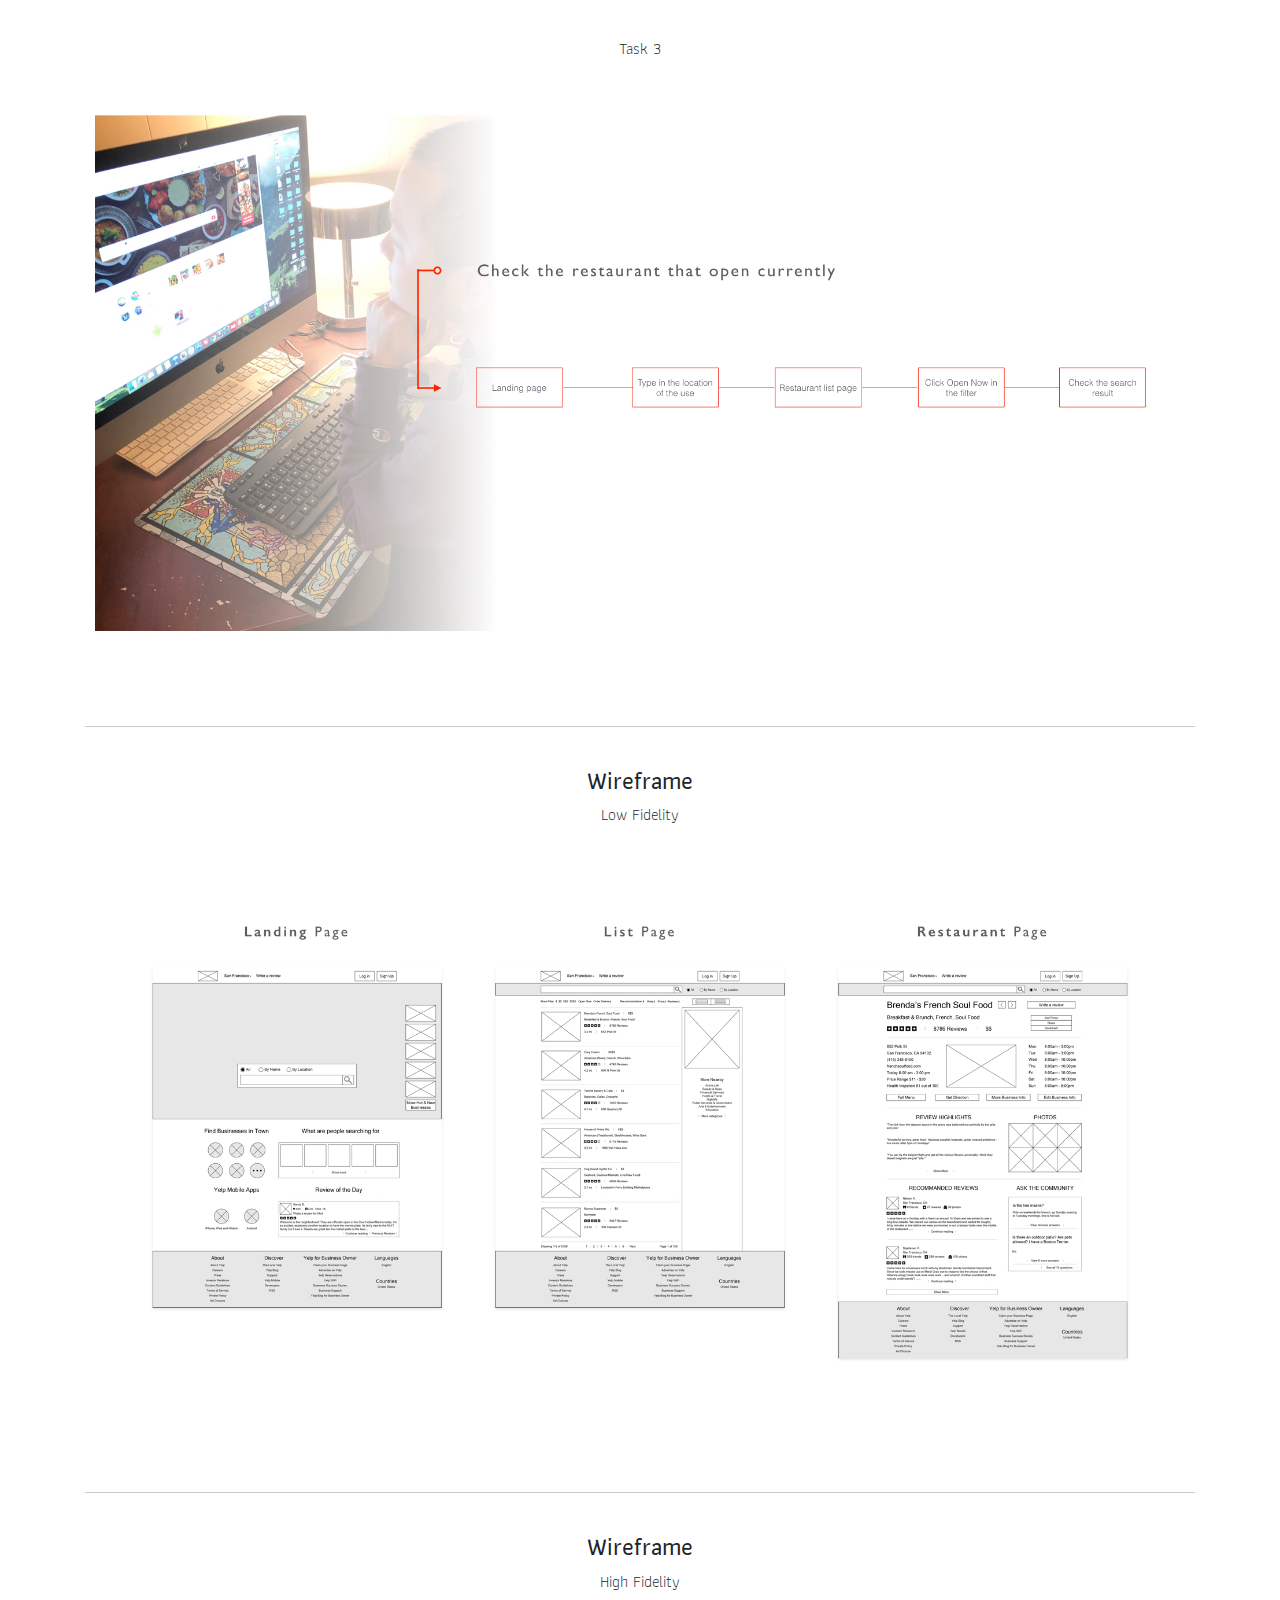
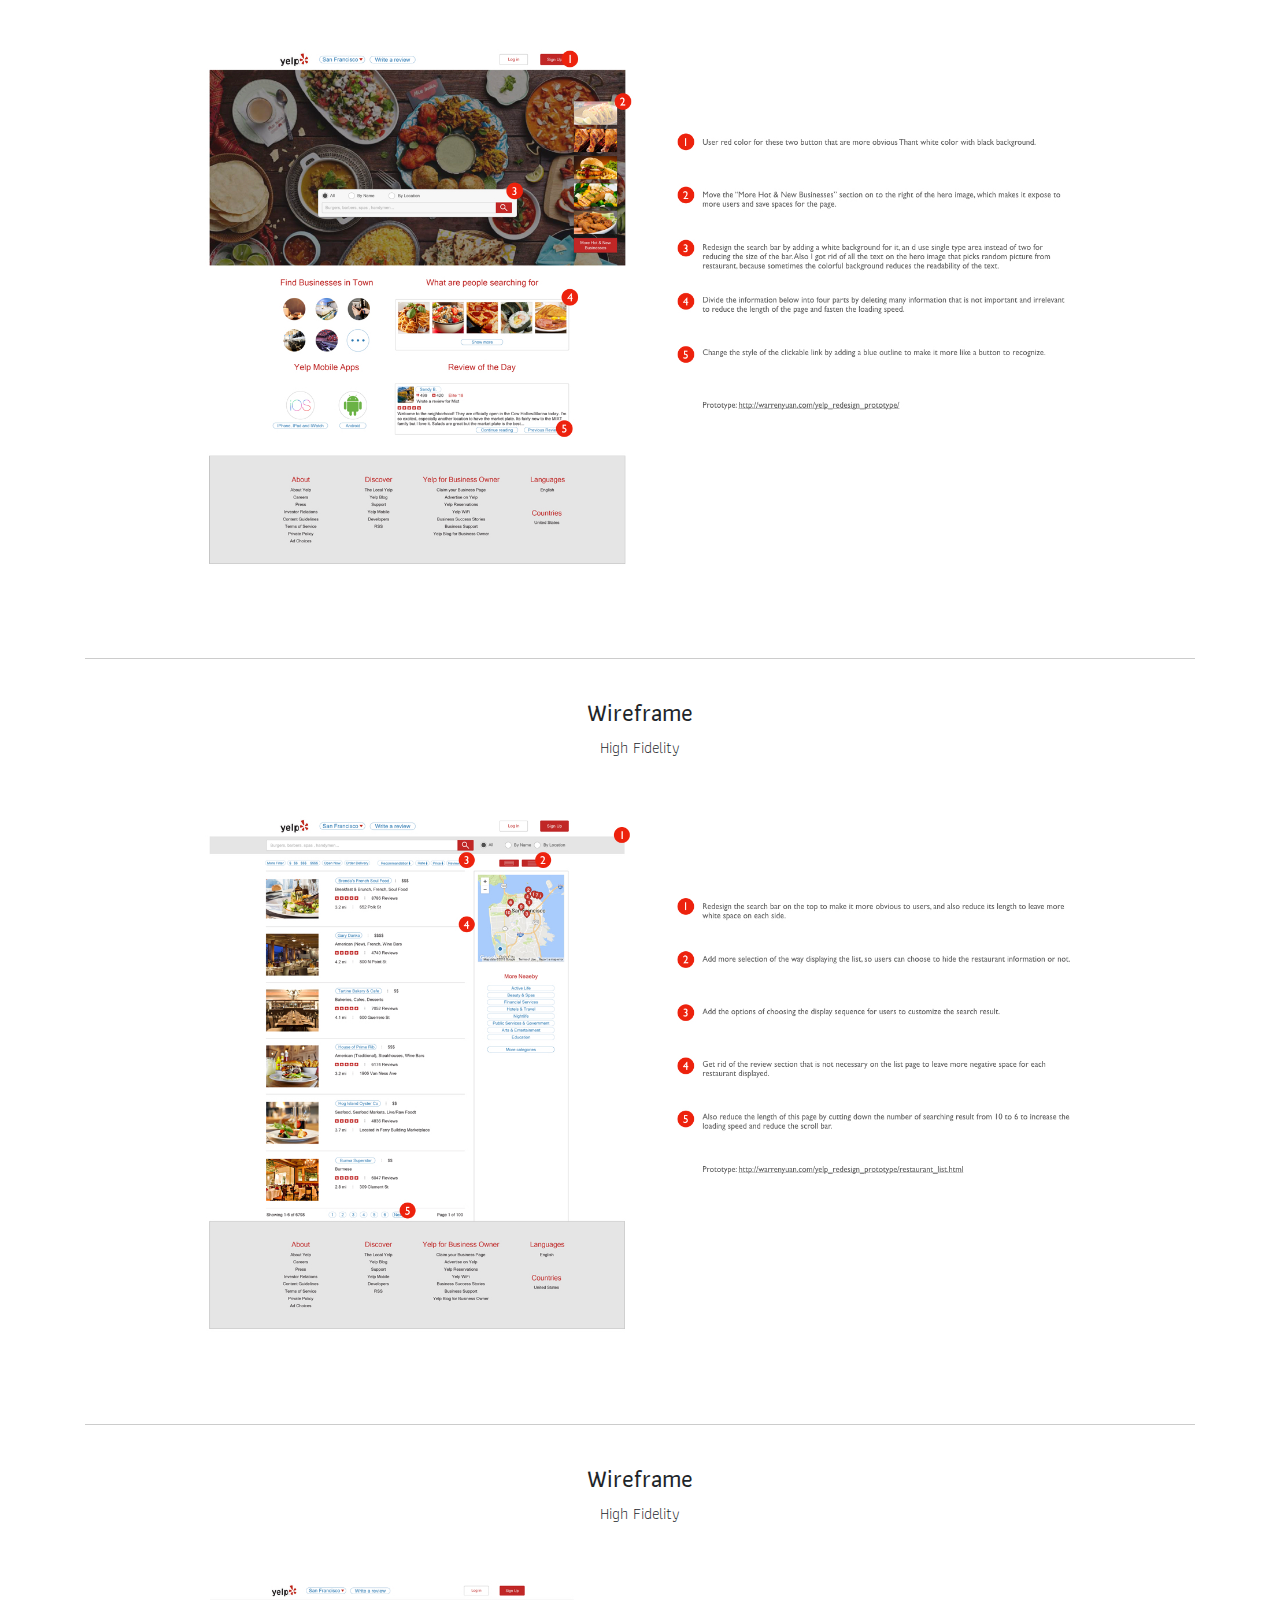
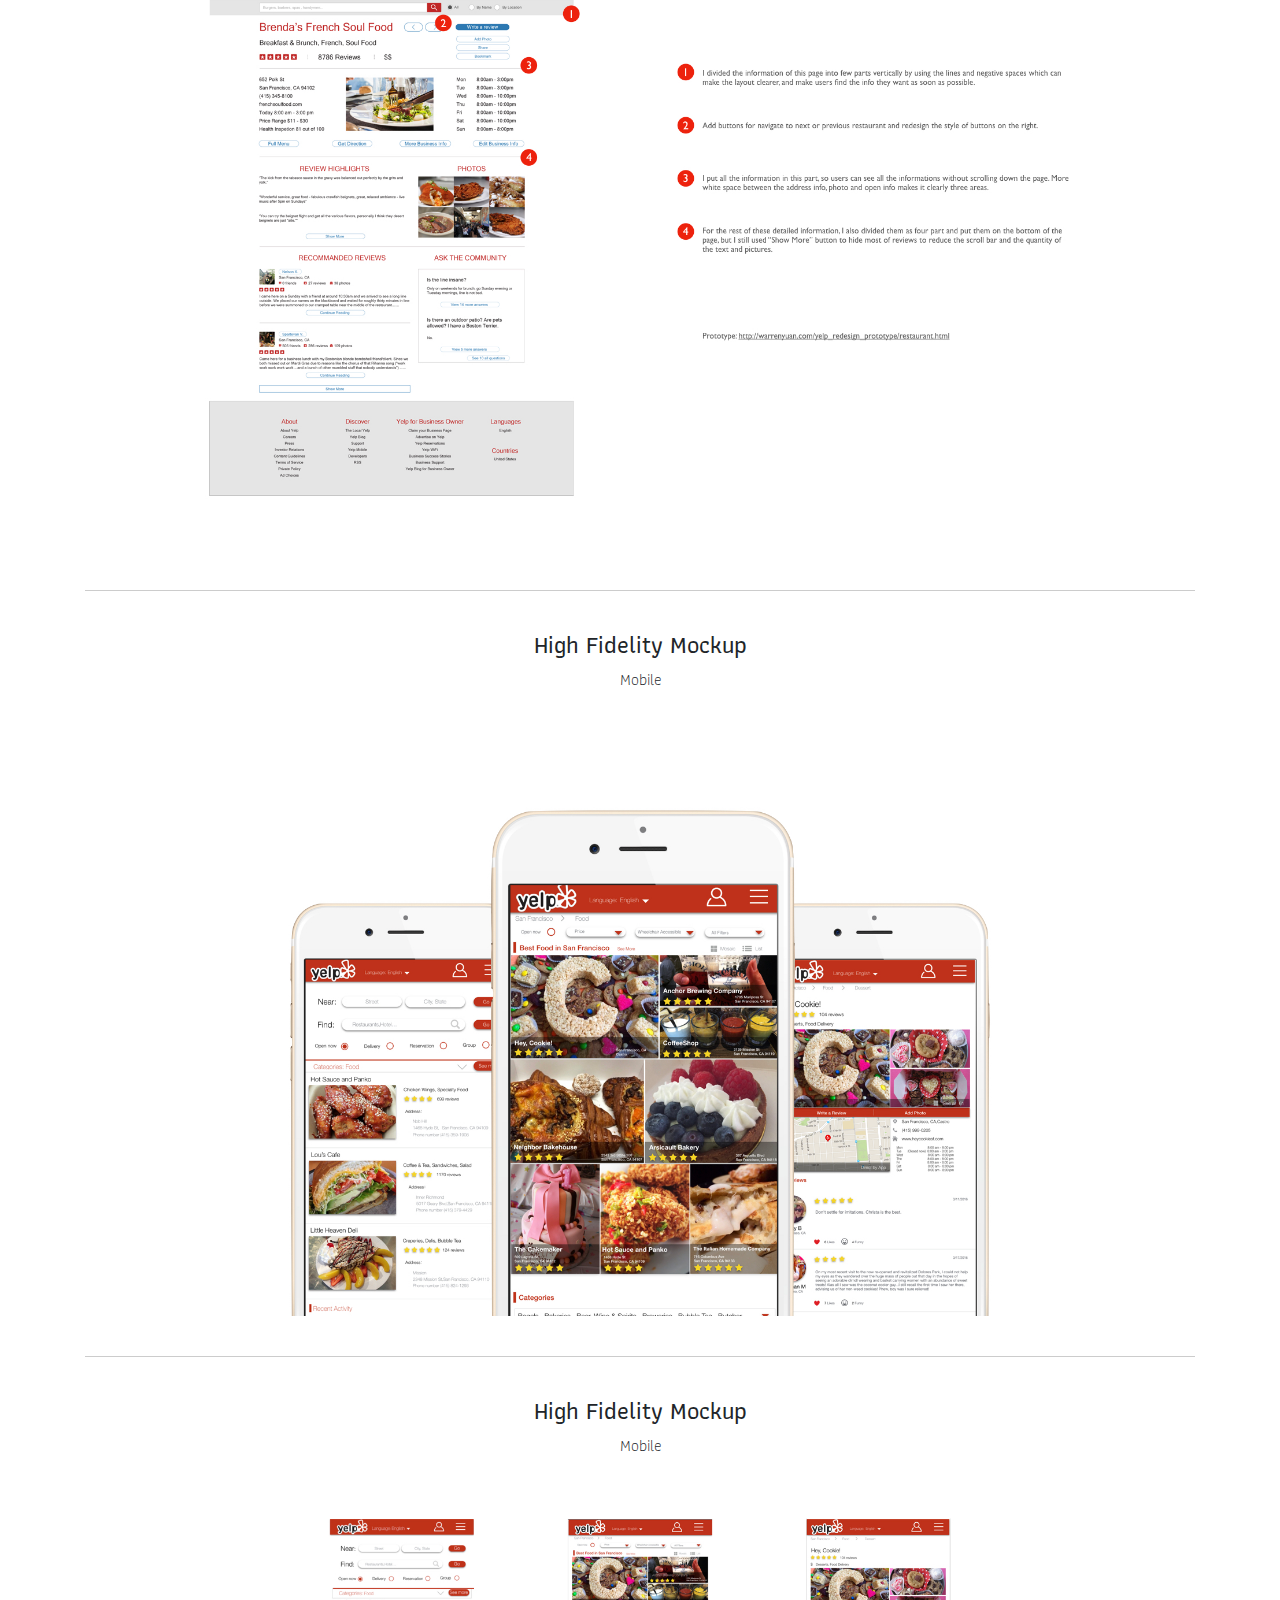
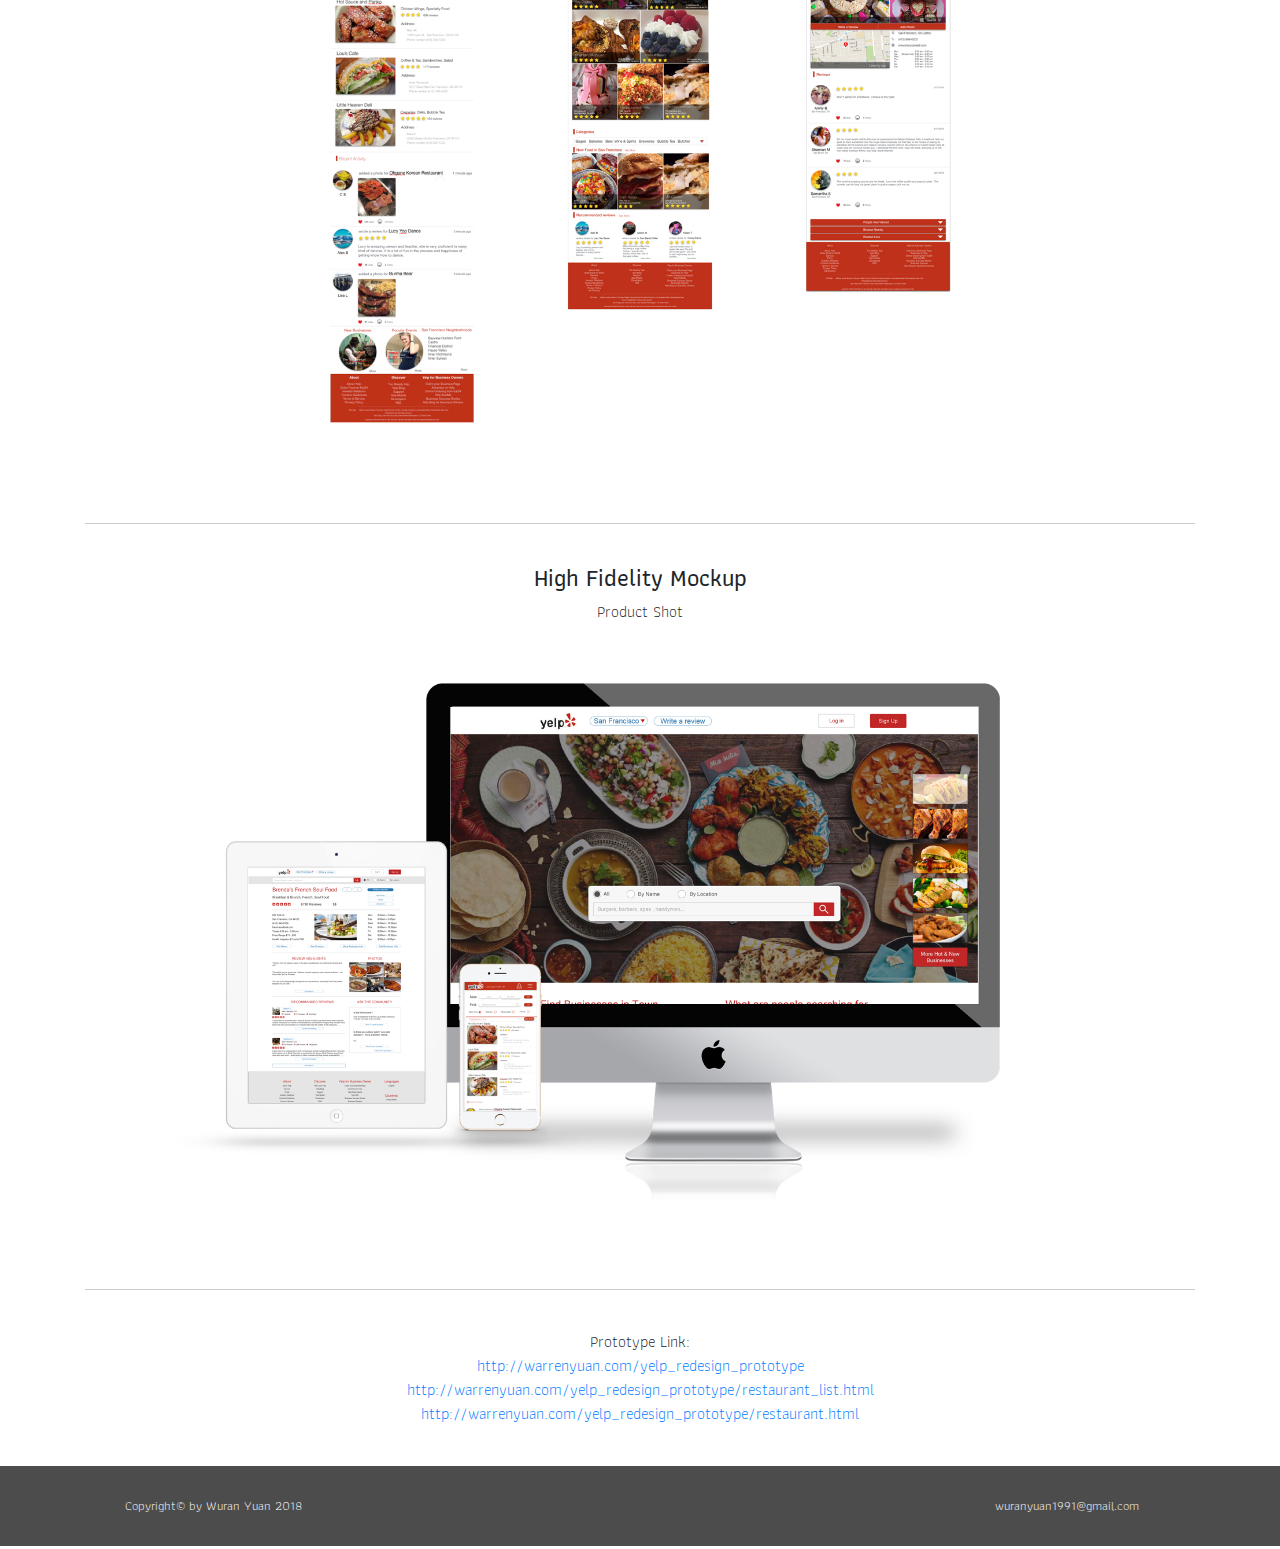
<file: yelp_redesign.html>
<!DOCTYPE html>
<html lang="en">
<head>
	<meta charset="UTF-8">
    <meta name="viewport" content="width=device-width, initial-scale=1, shrink-to-fit=no">
	<title>Wuran Yuan's Website</title>
	<link rel="shortcut icon" href="image/logo.png" type="image/png">
	<link rel="stylesheet" href="lib/bootstrap/css/bootstrap-grid.min.css">
	<link rel="stylesheet" href="lib/bootstrap/css/bootstrap.min.css">
	<link rel="stylesheet" href="css/style.css">
	<link rel="stylesheet" href="https://use.fontawesome.com/releases/v5.0.10/css/all.css" integrity="sha384-+d0P83n9kaQMCwj8F4RJB66tzIwOKmrdb46+porD/OvrJ+37WqIM7UoBtwHO6Nlg" crossorigin="anonymous">
	<link href="https://fonts.googleapis.com/css?family=Athiti:300,400,700" rel="stylesheet">
</head>
<body class="portfolio-page font-weight-light" style="background-color:white">
	<header class="container-fluid header-background">
		<div class="row">
			<div class="col-sm d-flex justify-content-start">
				<a href="index.html">
					<img src="image/logo.svg" alt="">
				</a>
			</div>

			<div class="header-menu col-sm d-flex justify-content-end">
				<a class="active header-text" href="portfolio.html">
					<div>PORTFOLIO</div>
				</a>
				<a class="header-text" href="resume.html">
					<div>RESUME</div>
				</a>
				<a class="header-text" href="contact.html">
					<div>CONTACT</div>
				</a>
			</div>
		</div>
	</header>
	<section class="header-placeholder"></section>


	<section style="margin-bottom:120px">
			<div>
				<img src="image/yelp/yelp.1.jpeg" alt="" class="single-project-image-yelp">	
			</div>
			<div class="container d-flex align-items-center flex-column">
				<div class="" style="padding:80px 0">
					<h1>YELP REDESIGN</h1>
				</div>
				<div class="col-sm-10">
					<p>Yelp is a website to help people to explore the business nearby. It mainly provides comprehensive information of restaurant to people such as menu, review and photo. Yelp has been adding new features to enrich the convenience and experience for users, but I think there is still UX that can be improved. </p>
				</div>
				<div class="col-sm-10">
					<p>This project is to redesign three pages on the website of Yelp depending on the researches of target audience analysis, personas, problem identifications etc. and then create hide fidelity wireframes for both desktop and mobile platforms. </p>
				</div>
			</div>
			<div class="container d-flex justify-content-center">
				<a class="case-study-button" target="_blank" href="https://drive.google.com/file/d/1GfZJVNVPIy5uL4KiChjatF6RcncsZvZ0/view?usp=sharing">Case Study</a>
				<a class="case-study-button" target="_blank" href="http://warrenyuan.com/yelp_redesign_prototype/">Prototype Link</a>
			</div>			
		</div>
	</section>	

	<section class="container">
		<div class="d-flex align-items-center flex-column single-project-card">
			<h4>Persona</h4>
			<div>Primary Audience</div>
			<img src="image/yelp/yelp.2.jpeg" class="single-project-image-yelp" alt="">
		</div>

		<div class="d-flex align-items-center flex-column single-project-card">
			<div>Secondary Audience</div>
			<img src="image/yelp/yelp.3.jpeg" class="single-project-image-yelp" alt="">
		</div>

		<div class="d-flex align-items-center flex-column single-project-card">
			<div>Secondary Audience</div>
			<img src="image/yelp/yelp.4.jpeg" class="single-project-image-yelp" alt="">
		</div>

		<div class="d-flex align-items-center flex-column single-project-card">
			<h4>Workflow</h4>
			<div>Task 1</div>
			<img src="image/yelp/yelp.5.jpeg" class="single-project-image-yelp" alt="">
		</div>

		<div class="d-flex align-items-center flex-column single-project-card">
			<div>Task 2</div>
			<img src="image/yelp/yelp.6.jpeg" class="single-project-image-yelp" alt="">
		</div>

		<div class="d-flex align-items-center flex-column single-project-card">
			<div>Task 3</div>
			<img src="image/yelp/yelp.7.jpeg" class="single-project-image-yelp" alt="">
		</div>		

		<div class="d-flex align-items-center flex-column single-project-card">
			<h4>Wireframe</h4>
			<div>Low Fidelity</div>
			<img src="image/yelp/yelp.8.jpeg" class="single-project-image-yelp" alt="">
		</div>	

		<div class="d-flex align-items-center flex-column single-project-card">
			<h4>Wireframe</h4>
			<div>High Fidelity</div>
			<img src="image/yelp/yelp.9.jpeg" class="single-project-image-yelp" alt="">
		</div>	

		<div class="d-flex align-items-center flex-column single-project-card">
			<h4>Wireframe</h4>
			<div>High Fidelity</div>
			<img src="image/yelp/yelp.10.jpeg" class="single-project-image-yelp" alt="">
		</div>	

		<div class="d-flex align-items-center flex-column single-project-card">
			<h4>Wireframe</h4>
			<div>High Fidelity</div>
			<img src="image/yelp/yelp.11.jpeg" class="single-project-image-yelp" alt="">
		</div>	

		<div class="d-flex align-items-center flex-column single-project-card">
			<h4>High Fidelity Mockup</h4>
			<div>Mobile</div>
			<img src="image/yelp/yelp.12.jpeg" class="single-project-image-yelp" alt="">
		</div>	

		<div class="d-flex align-items-center flex-column single-project-card">
			<h4>High Fidelity Mockup</h4>
			<div>Mobile</div>
			<img src="image/yelp/yelp.13.jpeg" class="single-project-image-yelp" alt="">
		</div>	

		<div class="d-flex align-items-center flex-column single-project-card">
			<h4>High Fidelity Mockup</h4>
			<div>Product Shot</div>
			<img src="image/yelp/yelp.14.jpeg" class="single-project-image-yelp" alt="">
		</div>	
		<div class="d-flex align-items-center flex-column single-project-card">
			<div>Prototype Link:</div>
			<a href="http://warrenyuan.com/yelp_redesign_prototype">http://warrenyuan.com/yelp_redesign_prototype</a>
			<a href="http://warrenyuan.com/yelp_redesign_prototype/restaurant_list.html">http://warrenyuan.com/yelp_redesign_prototype/restaurant_list.html</a>
			<a href="http://warrenyuan.com/yelp_redesign_prototype/restaurant.html">http://warrenyuan.com/yelp_redesign_prototype/restaurant.html</a>
		</div>
	</section>





	<footer class="container-fluid">
		<div class="row d-flex flex-row justify-content-between font-weight-light">
			<div class="copyright col-xs-12 col-sm-4 d-flex flex-row justify-content-center">
				Copyright&copy by Wuran Yuan 2018
			</div>
			<div class="col-xs-12 col-sm-4 d-flex flex-row justify-content-center">
				<a class="footer-mediaicon" href="https://www.facebook.com/profile.php?id=100010180627443"><i class="fab fa-facebook-square"></i></a>
				<a class="footer-mediaicon" href="https://www.instagram.com/warrenyuan/"><i class="fab fa-instagram"></i></a>
				<a class="footer-mediaicon" href="https://www.linkedin.com/in/wuran-yuan-297394133
				"><i class="fab fa-linkedin"></i></a>
			</div>
			<div class="col-xs-12 col-sm-4 d-flex flex-row justify-content-center">
				<div>wuranyuan1991@gmail.com</div>
			</div>
		</div>
	</footer>




	<script src="lib/jquery-3.3.1.min.js"></script>
	<script src="lib/bootstrap/js/bootstrap.min.js"></script>
	<script src="js/script.js"></script>
</body>
</html>
</file>
<file: css/style.css>
html,body {
	font-family: 'Athiti', sans-serif;
}

body {
	background-color: #eee;
}

header {
	position:relative;
	height:60px;
	line-height:60px;
	z-index:1;
	font-size:0.8em;
}

header img {
	height:40px;
	padding:0 20px;
}

.header-background {
	background-color: rgba(0,0,0,0.7);
}

.header-text {
	padding:0 30px;
	color:white;
}

.header-text:hover {
	color:#3ab1c8;
	text-decoration: none;
	transition:0.2s;
	border-bottom:3px solid #3ab1c8;
}

.header-text.active {
	color:#3ab1c8;
}

.header-placeholder {
	height:60px;
	width:100%;
}

/*HOMEPAGE ---------------------------------*/

#heroVideo {
    position: fixed;
    right: 0;
    bottom: 0;
    min-width: 100%; 
    min-height: 100%;
}

.hero-overlay {
	position:absolute;
	background-color:#232323;
	top:0;
	left:0;
	width:100%;
	height:100%;
	opacity:0.6;
}

.hero-text-overlay {
	width:100%;
	z-index:2;
	color:white;
	position:absolute;
	bottom:35%;
	right:0;
}

.hero-text-overlay h1 {
	font-size:4em;
}

.hero-text-overlay p {
	font-size:1.2em;
	letter-spacing:5px;
}

.homepage-hero-button {
  padding:10px 20px;
  border:0.5px solid white;
  border-radius:5px;
  background: none;
  color:white;
  position: relative;
  transition:color 0.25s ease;
}

.homepage-hero-button::after {
  position: absolute;
  content: '';
  top:0;
  left: 0;
  width: 0;
  height: 100%;
  background-color: rgba(255,255,255,0.4);
  transform-origin:left;
  transition:width 0.25s ease;
}

.homepage-hero-button:hover {
  text-decoration: none;
  color:white;
}

.homepage-hero-button:hover::after {
  width: 100%;
}

/*portfolio-------------------------------------------------------------------------------*/


.portfolio-single-project {
 	padding:0;
 	position:relative;
}

.portfolio-single-project img {
	width:100%;
	height:100%;
}

.portfolio-overlay {
	position:absolute;
	bottom:0;
	left:0;
	width:100%;
	height:100%;
	background-color:black;
	opacity:0;
}

.portfolio-overlay-text {
	position:absolute;
	bottom:0;
	left:0;
	width:100%;
	color:white;
	opacity:0;
	text-align:center;
	font-size:2em;
	padding-bottom:30%;
}

.portfolio-info-for-mobile {
	display:none;
}

.portfolio-single-project:hover .portfolio-overlay {
	transition:0.3s;
	opacity:0.8;
}

.portfolio-single-project:hover .portfolio-overlay-text {
	transition:0.3s;
	opacity:1;
}

/*RESUME-------------------------------------------------------------------*/

.singlerow {
	padding:16px 0;
	border-top:0.25px solid #dddddd;
}

.title-sub {
	color:#3ab1c8;
}

.title-main {
	color:#e76f51;
	font-weight:normal;
}

/*contact----------------------------------------------------------------*/

.contact-page-info {
	text-align:center;
	padding:50px;
	border:0.5px solid rgba(100,100,100,1);
	margin:100px;
}

.contact-page-footer {
	position:absolute;
	bottom:0;
}

.contact-page-social i {
	color:black;
	font-size:2em;
	padding:15px;
}

/*----------------------------------single page-----------------------------------*/

.single-project-image-yelp {
	width:100%;
}

.case-study-button {
	text-align:center;
	width:160px;
	padding:6px 12px;
	background-color:black;
	color:white;
	border-radius:32px;
	border:0.5px solid transparent;
	margin:0 5px;
	margin-top:60px;
}

.case-study-button:hover {
	text-decoration: none;
	border:0.5px solid black;
	background-color:white;
	color:black;
	transition: 0.1s;
}

.single-project-card {
	padding:40px 0;
	border-top:0.5px solid #ccc;
}

.single-project-image-photography {
	width:100%;
	padding:20px;
}

/*footer----------------------------------------------------------------*/

footer {
	position:absolute;
	color:white;
	height:80px;
	line-height:80px;
	background-color: rgba(0,0,0,0.7);
	font-size:0.8em;
}

.footer-mediaicon i {
	color:white;
	font-size:1.6em;
	padding:0 10px;
}

.footer-link a {
	padding:0 10px;
	color:white;
}

.contact-page-footer {
	position:absolute;
	bottom:0;
	left:0;
}

/*singleproject*/

.single-project-image {
	width:100%;
	height:100%;

}

.single-project-video {
	padding:5% 0;
}

.single-project-video iframe {
	width:100%;
	height:600px;
}





@media (max-width: 768px) {

/*homepage herotext*/
	.hero-text-overlay h1 {
		font-size:3em;
	}

}



@media (max-width: 576px) {
/*navigation bar*/
	header {
		font-size:0.6em;
	}

	header img {
		padding:0;
		height:30px;
	}

	.header-menu {
		position:absolute;
		right:0;
		top:0;
	}

	.header-text {
		padding:0 10px;
	}

/*homepage herotext*/
	.hero-text-overlay h1 {
		font-size:2em;
	}

	.hero-text-overlay p {
		font-size:0.8em;
	}
/*homepage herobutton*/
	.homepage-hero-button {
	    padding:8px 16px;
		font-size:0.8em;
}

/*portfolio page project title*/
	.portfolio-info-for-mobile {
		position:absolute;
		bottom:10%;
		left:0;
		z-index:3;
		display:block;
		padding:50px auto;
		background:#353535;
		color:white;
		padding:1px 5px;
	}

/*contact page*/
.contact-page-info {
	font-size:0.6em;
	margin:30% 50px;
}

.contact-page-info h2 {
	font-size:2em;
}

/*footer*/
footer {
	height:110px;
}

footer .row div {
	height:35px;
	line-height:35px;
}




@media (min-width: 576px) {

}

/*// Medium devices (tablets, 768px and up)*/
@media (min-width: 768px) {


}

/*// Large devices (desktops, 992px and up)*/
@media (min-width: 992px) {

}

/*// Extra large devices (large desktops, 1200px and up)*/
@media (min-width: 1200px) {

}
</file>
